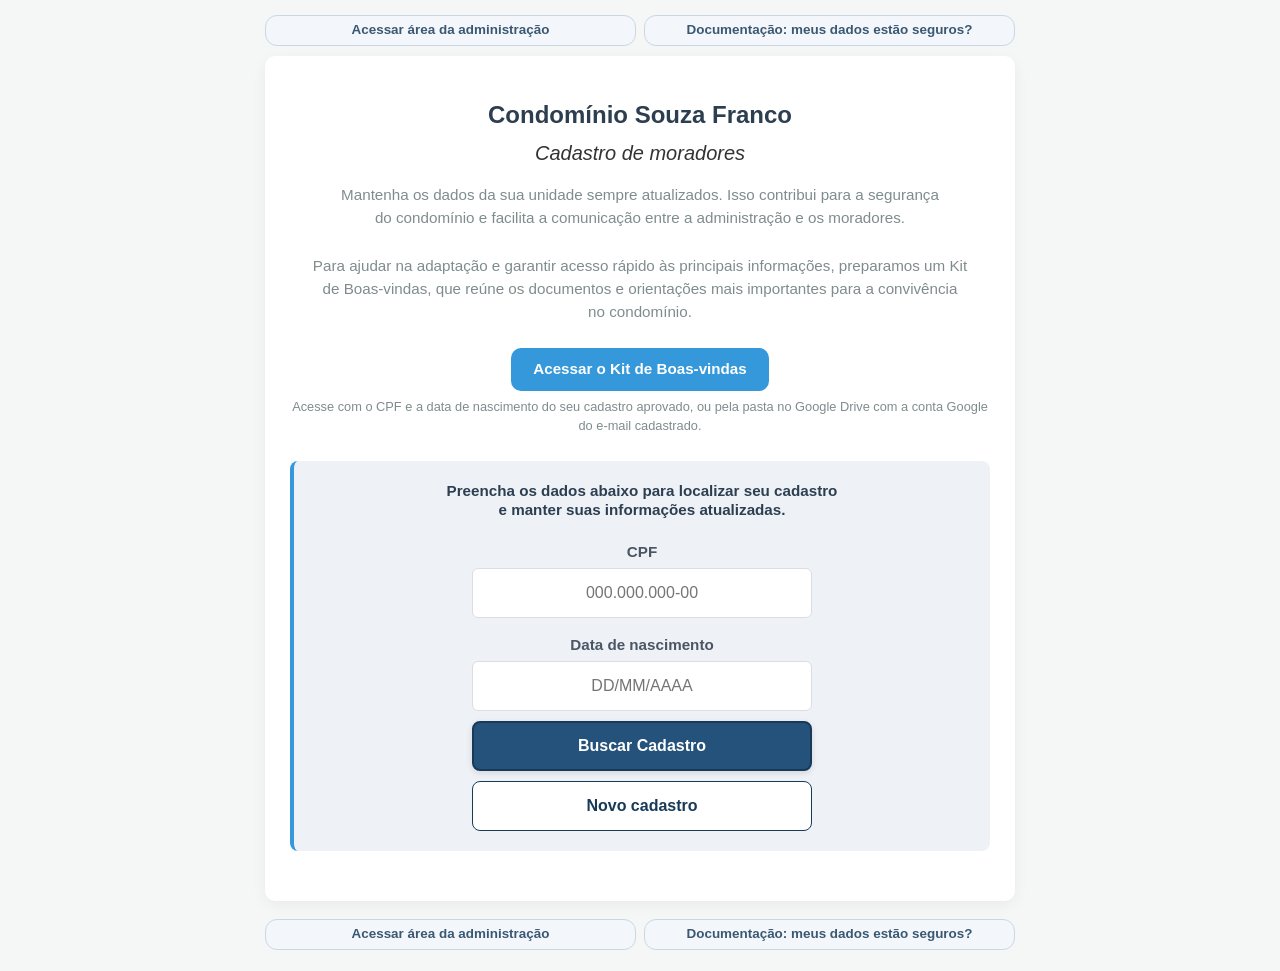
<file: index.html>
<!DOCTYPE html>
<html>
<head>
  <meta charset="UTF-8">
  <meta name="viewport" content="width=device-width, initial-scale=1.0, maximum-scale=1.0">
  <title>Condomínio Souza Franco - Cadastro de moradores</title>
  <meta name="robots" content="noindex, nofollow, noarchive, nosnippet, noimageindex">
  <meta http-equiv="Cache-Control" content="no-cache, no-store, must-revalidate">
  <meta http-equiv="Pragma" content="no-cache">
  <meta http-equiv="Expires" content="0">
  <meta name="theme-color" content="#2c3e50">

  <link rel="icon" type="image/png" sizes="32x32" href="favicon/favicon-32x32.png">
  <link rel="icon" type="image/png" sizes="16x16" href="favicon/favicon-16x16.png">
  <link rel="shortcut icon" href="favicon/favicon.ico">
  <link rel="apple-touch-icon" sizes="180x180" href="favicon/apple-touch-icon.png">
  <link rel="manifest" href="favicon/site.webmanifest">
  
  <!-- Estilos CSS -->
  <link rel="stylesheet" href="css/base.css?v=20261009Z">
  <link rel="stylesheet" href="css/inputs.css?v=20261010E">
  <link rel="stylesheet" href="css/consulta.css?v=20261015A">
  <link rel="stylesheet" href="css/componentes.css?v=20261105A">
  <link rel="stylesheet" href="css/utilitarios.css?v=20261010E">
  <link rel="stylesheet" href="css/responsivo.css?v=20261015A">

  <!-- Scripts JS -->
  <script src="js/regras.js?v=20261009Z" defer></script>
  <script src="js/utils.js?v=20261009Z" defer></script>
  <script src="js/data/backend.js?v=20261009Z" defer></script>
  <script src="js/data/FirebaseRepository.js?v=20261015G" defer></script>
  <script src="js/data/GoogleSheetsRepository.js?v=20261015G" defer></script>
  <script src="js/data/DataService.js?v=20261015G" defer></script>
  <script src="js/mascaras.js?v=20261009Z" defer></script>
  <script src="js/pular-campo.js?v=20261009Z" defer></script>
  <script src="js/ui-formulario.js?v=20261009Z" defer></script>
  <script src="js/form-controle.js?v=20261015A" defer></script>
  <script src="js/sessao-morador.js?v=20261015A" defer></script>
  <script src="js/sessao-admin-morador.js?v=20261009Z" defer></script>
  <script src="js/validacoes-form.js?v=20261009Z" defer></script>
  <script src="js/codigo-email.js?v=20261009Z"></script>
<script src="js/progresso-overlay.js?v=20261010E" defer></script>
<script src="js/envio-form.js?v=20261010E" defer></script>
<script src="js/botao-sem-alteracao.js?v=20261009Z" defer></script>
  <script src="js/modo-admin.js?v=20261009Z" defer></script>
  <script src="js/vaga-miniatura.js?v=20261009Z" defer></script>
  <script src="js/popup-links.js?v=20261010C" defer></script>
  <script src="js/sem-conectivos.js?v=20261009Z" defer></script>
  <script src="js/kit-acesso.js?v=20261105A" defer></script>
  <script src="js/barra-acoes.js?v=20261015A" defer></script>
</head>
<body>

<div class="topo-fora-cartao" style="max-width:750px;margin:0 auto 10px;">
  <p class="link-admin-topo" style="margin-bottom:0">
    <a href="admin.html" rel="noopener noreferrer">Acessar área da administração</a>
    <a href="seguranca.html">Documentação: meus dados estão seguros?</a>
  </p>
</div>

<div class="container">
  <div id="avisoContingenciaPublico" class="aviso-contingencia" hidden>
    ⚠️ <strong>Modo de contingência</strong><br>
    Os dados estão sendo carregados do backup do Google Sheets. Novos envios estão temporariamente desativados.
  </div>
  <h1>Condomínio Souza Franco</h1>
  <h2 class="subtitulo">Cadastro de moradores</h2>
  <p class="subtitle">
    Mantenha os dados da sua unidade sempre atualizados. Isso contribui para a segurança do condomínio e facilita a comunicação entre a administração e os moradores.
  </p>
  <p class="subtitle">
    Para ajudar na adaptação e garantir acesso rápido às principais informações, preparamos um Kit de Boas-vindas, que reúne os documentos e orientações mais importantes para a convivência no condomínio.
  </p>
  <p class="link-destaque">
    <a class="btn-kit" href="https://tinyurl.com/kit-souzafranco" target="_blank" rel="noopener noreferrer">Acessar o Kit de Boas-vindas</a>
  </p>
  <p class="subtitle nota-kit">Acesse com o CPF e a data de nascimento do seu cadastro aprovado, ou pela pasta no Google Drive com a conta Google do e-mail cadastrado.</p>

<!-- BLOCO DE CONSULTA POR CPF: busca o cadastro existente antes do formulário principal -->
  <div class="card-consulta centralizado" id="boxConsultaCpf">
    <h3>Preencha os dados abaixo para localizar seu cadastro<br>e manter suas informações atualizadas.</h3>
    
    <div class="row-consulta" id="rowConsultaCpf">
      <!-- Grupo do CPF -->
      <div class="consulta-grupo">
        <span class="input-label-consulta">CPF</span>
        <input type="text" id="cpfConsulta" class="campo-mascara" data-mascara="cpf" inputmode="numeric" placeholder="000.000.000-00" maxlength="14">
      </div>
      
      <!-- Grupo da Data de Nascimento -->
      <div class="consulta-grupo">
        <span class="input-label-consulta">Data de nascimento</span>
        <input type="text" id="nascConsulta" class="campo-mascara" data-mascara="data" inputmode="numeric" placeholder="DD/MM/AAAA" maxlength="10">
      </div>
      
      <button type="button" id="btnBuscarCpf" onclick="consultarPorCpf()">Buscar Cadastro</button>
    </div>
    
    <div class="row-checkbox-morador">
      <input type="checkbox" id="chkMoradorNovo" onchange="tratarMoradorNovo(this.checked)" hidden>
      <button type="button" id="btnMoradorNovo" class="btn-novo-cadastro" onclick="alternarMoradorNovo()" aria-pressed="false" aria-disabled="false">Novo cadastro</button>
      <button type="button" id="btnSairConsulta" class="btn-novo-cadastro btn-sair-sessao" onclick="SessaoMorador.sair()" title="Encerrar a sessão e apagar o CPF e a data de nascimento desta aba" hidden>Sair</button>
      <button type="button" id="btnFecharNovoCadastro" class="btn-fechar-novo-cadastro hidden" onclick="fecharNovoCadastro()" aria-label="Fechar novo cadastro">x</button>
    </div>
    <!-- Sessão de 1 hora depois do CPF + data de nascimento (js/sessao-morador.js). -->
    <p id="avisoSessaoMorador" class="aviso-sessao-morador" role="status" hidden></p>
  </div>

  <form id="cadForm">
    <!-- FORMULÁRIO PRINCIPAL: sequência de etapas do cadastro -->
    <!-- 1. Identificação do Imóvel (Desbloqueia após CPF ou Checkbox) -->
    <div id="secTipoResidente" class="section hidden centralizado">
      <label for="tipoResidente">Qual é o seu vínculo com a unidade?<span class="required-star">*</span></label>
      <select id="tipoResidente" onchange="tratarEscolhaTipoResidente(this.value)">
        <option value="">Selecione se é Proprietário ou Inquilino</option>
        <option value="Proprietário">Proprietário</option>
        <option value="Inquilino">Inquilino</option>
      </select>
      <div id="opcaoMoraNoImovel" class="opcao-mora-imovel hidden">
        <label for="moraNoImovel">Mora no imóvel?<span class="required-star">*</span></label>
        <select id="moraNoImovel" onchange="tratarEscolhaMoraNoImovel(this.value)">
          <option value="">Selecione</option>
          <option value="Sim">Sim</option>
          <option value="Não, está alugado">Não, está alugado</option>
          <option value="Não, está desocupado">Não, está desocupado</option>
        </select>
      </div>
    </div>

    <!-- 2. Seleção de Apartamento (Desbloqueia após escolher Tipo de Residente) -->
    <div id="secApto" class="section hidden centralizado">
      <label for="apto">Qual seu apartamento?<span class="required-star">*</span></label>
      <select id="apto" required onchange="aoSelecionarApto(this.value)">
        <option value="">Selecione</option>
      </select>
    </div>

    <!-- 3. Resto do Formulário (Desbloqueia após escolher o apartamento) -->
    <div id="secRestoFormulario" class="hidden">
      
      <!-- Dados pessoais do morador -->
      <div id="secDadosPessoais" class="section">
        <h3 id="tituloDadosPessoais">Dados do Morador Titular</h3>
  
      <!-- 1. Nome Completo -->
      <label>Nome Completo<span class="required-star">*</span></label>
      <input type="text" id="moradorNome" required>
      
      <!-- 2. Data de Nascimento -->
      <label>Data de Nascimento<span class="required-star">*</span></label>
      <input type="text" id="moradorNasc" class="campo-mascara" data-mascara="data" inputmode="numeric" placeholder="DD/MM/AAAA" maxlength="10" required>
      
      <!-- 3. CPF | Identidade RG | Órgão Emissor (Mesma linha) -->
      <div class="form-row col-3">
        <div>
          <label>CPF<span class="required-star">*</span></label>
          <input type="text" id="moradorCpf" class="campo-mascara" data-mascara="cpf" inputmode="numeric" placeholder="000.000.000-00" maxlength="14" required>
        </div>
        <div>
          <label>Identidade RG</label>
          <input type="text" id="moradorRg" inputmode="numeric" placeholder="00.000.000-0" maxlength="12">
        </div>
        <div>
          <label>Órgão Emissor</label>
          <input type="text" id="moradorOrgaoEmissor" placeholder="Ex: DETRAN">
        </div>
      </div>
      
      <!-- 4. Celular | Telefone Residencial / Comercial (Mesma linha) -->
      <div class="form-row col-2">
        <div>
          <label>Celular<span class="required-star">*</span></label>
          <input type="tel" id="moradorCelular" inputmode="numeric" placeholder="21 999999999" required>
        </div>
        <div>
          <label>Telefone Residencial/Comercial</label>
          <input type="tel" id="moradorTel" inputmode="numeric" placeholder="21 22222222">
        </div>
      </div>
      
      <!-- 5. E-mail -->
      <label>E-mail</label>
      <input type="email" id="moradorEmail" placeholder="seuemail@exemplo.com">
      <div class="checkbox-group opcao-codigo-email">
        <input type="checkbox" id="exigirCodigo">
        <label for="exigirCodigo">Exigir código por e-mail para abrir meu cadastro</label>
      </div>
      <p class="desc-secao dica-codigo-email">Proteção extra (opcional): além do CPF e da data de nascimento, será preciso
        digitar um código enviado para o e-mail acima. Se você perder o acesso a esse e-mail, peça à administração para
        desligar a opção.</p>

      <!-- Contatos de Emergência -->
      <div class="sub-title">Em caso de emergência procurar por</div>
      <div id="containerEmergencia"></div>
      <button type="button" class="btn-add" onclick="addEmergencia()">+ Adicionar Contato de Emergência</button>
    </div>

     <!-- Dados Exclusivos da Locação (Inquilino) -->
      <div id="secInquilino" class="section hidden">
        <h3>Dados da Locação/Contrato</h3>
        <p class="desc-secao">Essas informações ajudam a administração a entrar em contato com o responsável da locação.</p>
        
          <label>Nome do Proprietário/Administradora<span class="required-star">*</span></label>
        <input type="text" id="inqPropAdmin">
        
        <label>Contato do Proprietário/Administradora (Telefone/Celular/E-mail)</label>
        <input type="text" id="inqContato">
        
        <label>Vigência do Contrato</label>
        <input type="text" id="inqVigencia" placeholder="Ex: 05/2026 a 05/2028">
      
        <label>Envio de cópia do contrato (PDF)</label>
        <div class="upload-contrato-wrapper">
          <label for="arquivoContrato" class="upload-contrato-botao">Escolher arquivo</label>
          <input type="file" id="arquivoContrato" class="input-upload-hidden" accept="application/pdf">
          <span class="upload-contrato-status" id="nomeArquivoSelecionado">Nenhum arquivo selecionado</span>
        </div>
      
        <!-- Área de Preview e Botão de Cancelamento (X) -->
        <div id="containerPreviewContrato" class="preview-contrato-container hidden">
          <span id="nomeArquivoSelecionadoPreview"></span>
          <button type="button" id="btnRemoverContrato" title="Remover arquivo">✕</button>
        </div>
      
        <!-- Histórico / Uploads Anteriores -->
        <div id="containerHistoricoContratos" class="historico-contratos-container hidden">
          <label class="label-historico">Contratos / Uploads Anteriores:</label>
          <div id="listaHistoricoContratos">
            <!-- Os links anteriores serão injetados aqui via JavaScript -->
          </div>
        </div>
      </div>

      <!-- Seções Complementares -->
      <div id="secDetalhes" class="section">
        <h3>Informações Complementares</h3>
        
        <!-- Demais Ocupantes -->
        <div class="sub-title">Demais Ocupantes</div>
        <p class="desc-secao">Preencha apenas se houver outras pessoas residindo na unidade.</p>
        <div id="containerOcupantes"></div>
        <button type="button" class="btn-add" onclick="addOcupante()">+ Adicionar Ocupante</button>

      <!-- Seção Vaga de Garagem -->
      <div class="sub-title title-grupo">Vaga de Garagem</div>
      
      <!-- ELEMENTO DINÂMICO DA VAGA -->
      <div id="infoVagaGaragem"></div>

      <p class="desc-secao">
        <a id="linkMapaVaga" href="mapa-vaga.html" target="_blank" rel="noopener noreferrer" class="email-link">Clique aqui</a> para visualizar a demarcação das vagas<span id="textoLinkMapaVaga"></span>.
      </p>

      <!-- Miniatura do andar com a vaga pintada (último item da seção); abre o mapa completo num popup (js/vaga-miniatura.js). -->
      <div id="miniaturaVaga" class="miniatura-vaga-container" hidden></div>
      <p id="avisoMapaNovoCadastro" class="desc-secao aviso-mapa-novo" hidden>Assim que o seu cadastro for aprovado, você recebe
        por e-mail a ficha do cadastro com o mapa da garagem e a sua vaga demarcada.</p>

      <!-- Aluguel de Vagas -->
      <div class="sub-title title-grupo">Aluguel de vagas</div>
      
      <p class="desc-secao">
        O aluguel de vagas é permitido exclusivamente entre moradores do condomínio.<br>
        Preencha os campos abaixo caso você alugue sua vaga para outro morador ou utilize uma vaga alugada de outro morador.
      </p>

      <div class="row-vagas">
        <select id="vagaSituacao">
          <option value="">Selecione</option>
          <option value="Minha vaga está alugada para">Minha vaga está alugada para</option>
          <option value="Alugo vaga do">Alugo vaga do</option>
        </select>

        <select id="vagaAptoRelacionado">
          <option value="">Apto envolvido</option>
        </select>
      </div>
        
        <!-- Seção Veículos -->
        <div class="sub-title title-grupo">Veículos</div>
        <div class="desc-secao">
          <p>Por favor, registre os dados de todos os meios de transporte da unidade que utilizam as dependências da garagem ou bicicletário.</p>
          <p>✅ É permitido que visitantes utilizem sua vaga de garagem <strong>somente enquanto permanecerem no prédio</strong>. Ao deixar o condomínio, o veículo também deverá ser retirado da vaga.</p>
          <p>📌 Quando o uso da vaga for <strong>pontual</strong>, como no caso de uma visita, <strong>não é necessário cadastrar o veículo</strong>. Basta informar os dados ao porteiro no momento da entrada.</p>
          <p>⚠️ Caso um mesmo veículo utilize a vaga de forma <strong>frequente, recorrente ou contínua</strong>, ainda que pertença a visitantes ou pessoas vinculadas à unidade, <strong>seu cadastro será obrigatório</strong>.</p>
          <p>Caso não possua nenhum veículo, você pode avançar para a próxima seção.</p>
        </div>

        <!-- Carros -->
        <div class="sub-title">Carros</div>
        <div id="containerCarros"></div>
        <button type="button" class="btn-add" onclick="addCarro()">+ Adicionar Carro</button>

        <!-- Motos -->
        <div class="sub-title">Motos</div>
        <div id="containerMotos"></div>
        <button type="button" class="btn-add" onclick="addMoto()">+ Adicionar Moto</button>

        <!-- Bicicletas -->
        <div class="sub-title">Bicicletas</div>
        <div id="containerBikes"></div>
        <button type="button" class="btn-add" onclick="addBike()">+ Adicionar Bicicleta</button>
        <p class="desc-secao alert-text">Atenção aos procedimentos do Bicicletário: as bicicletas devem ser identificadas por unidade. O acesso ao bicicletário é restrito e feito mediante tag eletrônica. Solicitamos aos moradores que ainda não possuem a tag que procurem a administração/síndico para a retirada.</p>

        <!-- Pets -->
        <div class="sub-title">Pets</div>
        <p class="desc-secao">Registro de animais de estimação residentes na unidade para controle interno e auxílio em casos de identificação ou fuga.</p>
        <div id="containerPets"></div>
        <button type="button" class="btn-add" onclick="addPet()">+ Adicionar Pet</button>

        <!-- Prestadores de Serviço -->
        <div class="sub-title">Prestadores de Serviço</div>
        <p class="desc-secao">Registro de profissionais que realizam serviços frequentes na unidade (ex: diaristas, cuidadores, professores particulares).</p>
        <div id="containerPrestadores"></div>
        <button type="button" class="btn-add" onclick="addPrestador()">+ Adicionar Prestador</button>
      </div>

      <!-- Observações e Declaração -->
      <div id="secFinal" class="section">
        
        <div class="sub-title">Observações</div>
        <textarea id="observacoes" name="observacoes" rows="2"></textarea>

        <p class="desc-secao aviso-privacidade">
          <strong>Privacidade (LGPD):</strong> os dados informados neste formulário, inclusive os dos demais ocupantes,
          são usados exclusivamente pela administração do Condomínio Souza Franco para identificação dos moradores,
          segurança, controle de acesso e contato em caso de emergência. O acesso é restrito ao síndico e ao conselho,
          e os dados não são compartilhados com terceiros. Para quaisquer esclarecimentos ou dúvidas, consulta,
          correção ou pedir a exclusão dos seus dados, escreva para o e-mail:
          <a href="mailto:condominiosouzafranco@gmail.com" class="email-link">condominiosouzafranco@gmail.com</a>.
        </p>

        <div class="checkbox-group">
          <input type="checkbox" id="declaracao" required>
          <label for="declaracao">Declaro que as informações prestadas são verdadeiras. <span class="required-star">*</span></label>
        </div>
      </div>

      

      <!-- AÇÕES DO FORMULÁRIO -->
      <div class="form-actions">
        <button type="button" id="btnEnviarForm" class="btn-submit" onclick="enviar()">Enviar Cadastro</button>
        <button type="button" id="btnSairSemAlterar" class="btn-secondary" onclick="voltarTelaInicial()">Fechar visualização</button>
        <button type="button" id="btnSairSessaoFim" class="btn-secondary btn-sair-sessao" onclick="SessaoMorador.sair()" title="Encerrar a sessão e apagar o CPF e a data de nascimento desta aba" hidden>Sair</button>
      </div>

    </div>
  </form>

  <div id="statusMessage" class="hidden"></div>
</div>

<div id="modalOverlay" class="modal-overlay hidden">
  <div class="modal-card" role="dialog" aria-modal="true" aria-labelledby="modalTitulo">
    <h3 id="modalTitulo">Atenção</h3>
    <p id="modalMensagem"></p>
    <div class="modal-actions">
      <button type="button" id="btnModalConfirmar" class="btn-modal btn-modal-primary">OK</button>
      <button type="button" id="btnModalCancelar" class="btn-modal btn-modal-secondary hidden">Cancelar</button>
    </div>
  </div>
</div>

<footer class="rodape-site" style="max-width:750px;margin:18px auto 6px;">
  <p class="link-admin-topo" style="margin-bottom:0">
    <a href="admin.html" rel="noopener noreferrer">Acessar área da administração</a>
    <a href="seguranca.html">Documentação: meus dados estão seguros?</a>
  </p>
</footer>

<div id="overlayProcessamento" class="overlay-processamento hidden" aria-live="polite" aria-busy="true">
  <div class="overlay-processamento-card">
    <button type="button" class="overlay-processamento-fechar" aria-label="Desistir e fechar" title="Desistir e fechar">&times;</button>
    <div class="overlay-processamento-roda">
      <div class="overlay-processamento-spinner" aria-hidden="true"></div>
      <span id="overlayProcessamentoPercentual" class="overlay-processamento-percentual" aria-hidden="true"></span>
    </div>
    <p id="overlayProcessamentoMensagem">Aguarde: enviando</p>
  </div>
</div>

</body>
</html>
</file>
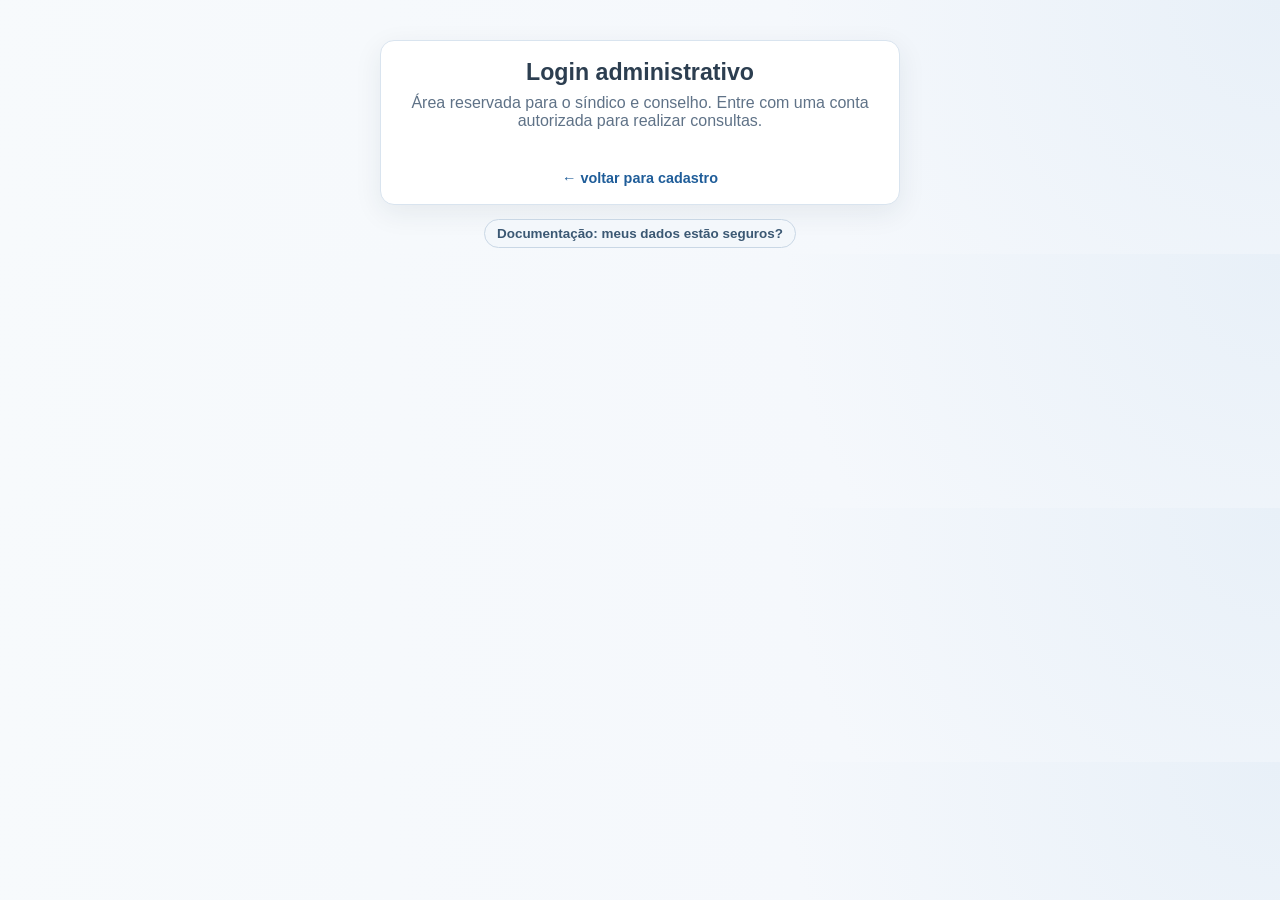
<file: admin.html>
<!DOCTYPE html>
<html lang="pt-BR">
<head>
  <meta charset="UTF-8">
  <meta name="viewport" content="width=device-width, initial-scale=1.0, maximum-scale=1.0">
  <title>Área da administração</title>
  <meta name="robots" content="noindex, nofollow, noarchive, nosnippet, noimageindex">
  <meta http-equiv="Cache-Control" content="no-cache, no-store, must-revalidate">
  <meta http-equiv="Pragma" content="no-cache">
  <meta http-equiv="Expires" content="0">
  <link rel="stylesheet" href="css/admin.css?v=20261105A">
  <link rel="icon" type="image/png" sizes="32x32" href="favicon/favicon-32x32.png">
  <link rel="icon" type="image/png" sizes="16x16" href="favicon/favicon-16x16.png">
  <link rel="shortcut icon" href="favicon/favicon.ico">
  <link rel="apple-touch-icon" sizes="180x180" href="favicon/apple-touch-icon.png">
  <link rel="manifest" href="favicon/site.webmanifest">
</head>
<body>
  <div id="authGate" class="auth-container">
    <div class="auth-card">
      <h1>Login administrativo</h1>
      <p>Área reservada para o síndico e conselho. Entre com uma conta autorizada para realizar consultas.</p>
      <div class="auth-actions">
        <div id="googleLoginButton"></div>
      </div>
      <p id="authMensagem" class="auth-mensagem" hidden></p>
      <div class="auth-links">
        <a href="https://condominio-souza-franco.github.io/cadastro-moradores/index.html">← voltar para cadastro</a>
      </div>
    </div>
  </div>

  <div id="adminArea" class="container" hidden>
    <div class="card">
      <div class="topo-admin">
        <div id="authUsuario" class="auth-usuario"></div>
        <div class="topo-admin-acoes">
          <button type="button" id="btnAbrirFonteDados" class="btn-sair">Dados</button>
          <button type="button" id="btnSairAdmin" class="btn-sair" hidden>Sair</button>
        </div>
      </div>

      <div id="avisoVisualizarComo" class="aviso-visualizar-como" hidden>
        <span id="avisoVisualizarComoTexto"></span>
        <button type="button" id="btnVoltarVisualizarComo">Voltar ao desenvolvedor</button>
      </div>

      <div id="fonteDadosAdmin" class="card-fonte-dados" hidden>
        <div class="abas-dados" role="tablist">
          <button type="button" id="abaDadosGeral" class="aba-dados ativo" role="tab">Fonte e perfil</button>
          <button type="button" id="abaDadosHistorico" class="aba-dados" role="tab">Histórico de cargos</button>
        </div>
        <div id="dadosGeral">
        <h2>Fonte de dados</h2>
        <p id="avisoSomenteLeituraDados" class="aviso-somente-leitura" hidden>Somente visualização: apenas Síndico, Condomínio e Desenvolvedor podem alterar.</p>
        <div class="opcoes-fonte-dados">
          <label><input type="radio" name="fonteDados" value="auto"> Automático</label>
          <label><input type="radio" name="fonteDados" value="firebase"> Firebase</label>
          <label><input type="radio" name="fonteDados" value="sheets"> Google Sheets</label>
        </div>
        <div class="indicador-fonte-atual">
          Fonte atualmente utilizada: <span id="indicadorFonteAtual">—</span>
        </div>
        <div id="avisoContingenciaAdmin" class="aviso-contingencia" hidden>
          ⚠️ <strong>Modo de contingência</strong><br>
          Os dados estão sendo carregados do backup do Google Sheets. Alterações estão temporariamente desativadas.
        </div>
        <button type="button" id="btnTestarConexoes">Testar conexões</button>
        <div id="resultadoTesteConexoes" class="resultado-teste-conexoes"></div>

        <h2 class="titulo-perfil">Perfil dos moradores</h2>
        <p class="descricao-acao">Quem mora no prédio: titulares dos cadastros (menos o proprietário que não mora no imóvel) e os
          demais ocupantes. O gênero é <strong>estimado pelo primeiro nome</strong> (o cadastro não tem esse campo) e pode errar
          em nomes incomuns.</p>
        <div id="statusPerfil" class="status"></div>
        <div id="graficosPerfil" class="graficos-perfil"></div>
        </div>

        <div id="dadosHistorico" hidden>
          <h2>Histórico de cargos</h2>
          <p class="descricao-acao">Registro de quem ocupou cada cargo (síndico, subsíndico, conselho...) e por quanto tempo. É preenchido à mão:
            escolha um morador cadastrado ou digite o nome e o apartamento. Assim, as "Últimas alterações cadastrais" mostram
            "Ex-síndico (2026)" quando quem alterou um cadastro já não tem o cargo.</p>
          <p id="avisoSoLeituraCargos" class="aviso-somente-leitura" hidden>Somente visualização: seu cargo não pode alterar este registro.</p>
          <div id="cargosAtuais" class="cargos-atuais" hidden>
            <strong>Cargos atuais (conforme Membros) ainda fora do histórico</strong>
            <div id="listaCargosAtuais"></div>
          </div>
          <form id="formCargoHist" class="form-cargo-hist" novalidate>
            <label><span class="rotulo-campo">Cargo</span>
              <select id="cargoHistCargo">
                <option value="">Escolha o cargo</option>
                <option value="Síndico">Síndico</option>
                <option value="Subsíndico">Subsíndico</option>
                <option value="Conselheiro">Conselheiro</option>
              </select>
            </label>
            <label><span class="rotulo-campo">Morador no sistema</span>
              <select id="cargoHistMorador"><option value="">Digitar o nome à mão</option></select>
            </label>
            <label><span class="rotulo-campo">Nome</span>
              <input type="text" id="cargoHistNome" maxlength="120" placeholder="Nome da pessoa" autocomplete="off">
            </label>
            <label><span class="rotulo-campo">Apto</span>
              <input type="text" id="cargoHistApto" maxlength="10" placeholder="Ex.: 901" autocomplete="off">
            </label>
            <label><span class="rotulo-campo">Início</span>
              <input type="text" id="cargoHistInicio" class="campo-mascara" data-mascara="data" inputmode="numeric" placeholder="DD/MM/AAAA" maxlength="10" autocomplete="off">
            </label>
            <label><span class="rotulo-campo">Fim <span class="opcional">(vazio = em exercício)</span></span>
              <input type="text" id="cargoHistFim" class="campo-mascara" data-mascara="data" inputmode="numeric" placeholder="DD/MM/AAAA" maxlength="10" autocomplete="off">
            </label>
            <div class="form-cargo-hist-botoes">
              <button type="submit" id="btnSalvarCargoHist">Adicionar</button>
              <button type="button" id="btnCancelarCargoHist" class="btn-secundario" hidden>Cancelar</button>
            </div>
          </form>
          <div id="statusHistoricoCargos" class="status"></div>
          <div id="listaHistoricoCargos" class="lista-cargos-hist"></div>
        </div>
      </div>

      <div id="conteudoPrincipalAdmin">
        <div class="topo-links">
          <a href="https://condominio-souza-franco.github.io/cadastro-moradores/index.html">← voltar para o cadastro de moradores</a>
          <!-- Só para o desenvolvedor: simula a tela dos outros cargos (js/admin-visualizar-como.js). -->
          <div id="visualizarComo" class="visualizar-como" hidden>
            <label for="visualizarComoSelect">Visualizar como</label>
            <select id="visualizarComoSelect">
              <option value="desenvolvedor">Desenvolvedor (você)</option>
              <option value="condominio">Condomínio</option>
              <option value="sindico">Síndico</option>
              <option value="administradora">Administradora</option>
              <option value="conselho">Conselho (membro)</option>
            </select>
          </div>
        </div>

        <!-- Menu: cada botão abre/fecha a sua página (js/admin-paineis.js). Só uma página por vez:
             abrir outra substitui a atual. Cada página tem um × para voltar à home. -->
        <button type="button" id="btnPaginaInicial" class="btn-pagina-inicial ativo" aria-pressed="true"><svg class="icone-casa" viewBox="0 0 24 24" width="16" height="16" aria-hidden="true"><path d="M3 10.5 12 3l9 7.5" fill="none" stroke="currentColor" stroke-width="2" stroke-linecap="round" stroke-linejoin="round"/><path d="M5.5 9v11h4.5v-6h4v6h4.5V9" fill="none" stroke="currentColor" stroke-width="2" stroke-linejoin="round"/></svg><span>Página inicial</span></button>
        <nav class="menu-admin" aria-label="Seções da administração">
          <button type="button" class="btn-menu-badge" data-painel="painelAprovacoes" aria-pressed="false"><span class="rotulo-longo">Cadastros<br>para aprovação</span><span class="rotulo-curto">Cadastros<br>para aprovação</span><span id="contadorAprovacoes" class="badge-menu aguardando">…</span></button>
          <button type="button" class="btn-menu-badge" data-painel="painelPendencias" aria-pressed="false">Pendências<span id="contadorPendencias" class="badge-menu aguardando">…</span></button>
          <button type="button" class="btn-menu-badge" data-painel="painelBloqueios" aria-pressed="false">Bloqueios<span id="contadorBloqueios" class="badge-menu aguardando">…</span></button>
          <div class="menu-admin-divisor" role="separator" aria-hidden="true"></div>
          <button type="button" data-painel="painelConsulta" aria-pressed="false"><span class="rotulo-longo">Consulta por apartamento</span><span class="rotulo-curto">Consulta por apto</span></button>
          <button type="button" data-painel="painelRelatorios" aria-pressed="false">Relatórios</button>
          <button type="button" data-painel="painelGabarito" aria-pressed="false">Gabarito de vagas</button>
          <button type="button" data-painel="painelMembros" aria-pressed="false">Membros</button>
          <button type="button" data-painel="painelNotificacoes" aria-pressed="false">Notificações</button>
          <button type="button" data-painel="painelLinks" aria-pressed="false">Links úteis</button>
        </nav>

        <div id="paineisAdmin" class="paineis-admin">
          <section id="painelLinks" class="painel-admin" hidden>
            <div class="painel-topo"><h2>Links úteis</h2><button type="button" class="btn-fechar-painel" aria-label="Fechar" title="Fechar">&times;</button></div>
            <div class="link-planilha-admin links-lista">
              <a href="https://drive.google.com/drive/folders/1FTurO5xqwDv2g91N8n6ni34DOKnTnLFG?usp=sharing" target="_blank" rel="noopener noreferrer" data-nova-aba>Fichas individuais em PDF</a>
              <a href="https://drive.google.com/drive/folders/1suzcg7X3weWwFU44TM9MauYu63jddAxP?usp=sharing" target="_blank" rel="noopener noreferrer" data-nova-aba>Contratos dos inquilinos</a>
              <a href="https://docs.google.com/spreadsheets/d/1E3gMvcYwkJaxoSnNp1ZL3PPJj6UzXS36iLCau0YSqYA/edit?usp=sharing" target="_blank" rel="noopener noreferrer" data-nova-aba>Planilha com todos os dados</a>
              <a href="https://drive.google.com/drive/folders/1EKkLAM5PsL09IIiSkitG4cZ1JX3thknl?usp=sharing" target="_blank" rel="noopener noreferrer" data-nova-aba>Backup de planilhas anteriores</a>
              <a href="https://tinyurl.com/kit-souzafranco" target="_blank" rel="noopener noreferrer">Kit de Boas-vindas</a>
              <a href="formulario-impresso.html" target="_blank" rel="noopener noreferrer">Formulário impresso</a>
              <a href="controle-cadernos.html" target="_blank" rel="noopener noreferrer">Controle de cadernos (portaria)</a>
            </div>
          </section>

          <section id="painelRelatorios" class="painel-admin" hidden>
            <div class="painel-topo"><h2>Relatórios</h2><button type="button" class="btn-fechar-painel" aria-label="Fechar" title="Fechar">&times;</button></div>
            <!-- Dois relatórios em PDF, com conteúdos que não se repetem. São gerados sozinhos depois de
                 cada alteração cadastral; aqui fica o link do mais recente (js/admin-relatorio.js). -->
            <div class="relatorios-admin">
              <div class="relatorio-item">
                <div class="relatorio-titulo">Relatório de contatos</div>
                <p class="descricao-acao">
                  Um quadro por apartamento: responsável e contato,
                  contatos de emergência, ocupantes, prestadores (com chave ou não) e pets.
                  Não traz veículos. Fica na pasta "Relatório de contatos" do Drive.
                </p>
                <div id="situacaoRelatorioContatos" class="situacao-relatorio carregando">Carregando</div>
                <a class="link-backups-relatorio" href="https://drive.google.com/drive/folders/1dLdxTGZhJNw6IduyJjDz_4g9u0Cwye95?usp=sharing" target="_blank" rel="noopener noreferrer">Backups de Relatórios de Contatos</a>
              </div>

              <div class="relatorio-item">
                <div class="relatorio-titulo">Lista de veículos</div>
                <p class="descricao-acao">
                  Todos os carros e motos por apartamento, com a vaga que ocupam
                  (apto, vaga, tipo, modelo, cor e placa), os apartamentos sem veículo com a sua vaga e, no fim,
                  o mapa da garagem (G1 e G2) com os veículos desenhados em cada vaga.
                  Fica na pasta "Relatório de veículos" do Drive.
                </p>
                <div id="situacaoListaVeiculos" class="situacao-relatorio carregando">Carregando</div>
                <a class="link-backups-relatorio" href="https://drive.google.com/drive/folders/1ZHTUh1wWCMGOsHfhnqTOXyUbqnz97KGF?usp=sharing" target="_blank" rel="noopener noreferrer">Backups das Listas de veículos</a>
              </div>

              <p class="descricao-acao relatorios-nota">
                Os dois são atualizados sozinhos a cada alteração cadastral (um PDF novo só quando algo neles muda)
                e vão em anexo no e-mail de alterações. Consideram só quem mora no prédio: cadastros marcados
                como "mudou-se" ficam de fora.
              </p>
            </div>
          </section>

          <section id="painelConsulta" class="painel-admin" hidden>
            <div class="painel-topo"><h2>Consulta por apartamento</h2><button type="button" class="btn-fechar-painel" aria-label="Fechar" title="Fechar">&times;</button></div>
            <p>Selecione o apartamento para carregar todas as informações disponíveis no cadastro.</p>
            <div class="linha">
              <label for="aptoAdmin">Apartamento:</label>
              <select id="aptoAdmin">
                <option value="">Selecione</option>
              </select>
              <button type="button" id="btnBuscarApto">Carregar dados</button>
            </div>

            <div id="statusAdmin" class="status"></div>
            <div id="resultadoAdmin" class="resultado vazio">
              <div class="resultado-placeholder">Nenhum dado carregado.</div>
            </div>
          </section>

          <section id="painelMembros" class="painel-admin" hidden>
            <div class="painel-topo"><h2>Membros</h2><span class="bloco-atualizar"><button type="button" id="btnAtualizarMembros" class="btn-atualizar-pendencias">Atualizar</button><span class="atualizado-em" data-leitura="obterMembros"></span></span><button type="button" class="btn-fechar-painel" aria-label="Fechar" title="Fechar">&times;</button></div>
            <p class="descricao-acao" id="descricaoMembros">Quem acessa a área restrita. O e-mail de acesso é o da conta Google usada no login.</p>
            <div id="statusMembros" class="status"></div>
            <div class="acoes-50 acoes-3" data-espelho="acoesMembros"></div>
            <div id="formMembros" class="form-membros"></div>
            <div id="autorizacoesMembros" class="autorizacoes-membros" hidden></div>
            <div id="acoesMembros" class="membros-acoes acoes-50 acoes-3">
              <button type="button" id="btnAutorizacoes" class="btn-secundario btn-autorizacoes" aria-pressed="false">Autorizações</button>
              <button type="button" id="btnDesfazerMembros" class="btn-secundario">Desfazer</button>
              <button type="button" id="btnSalvarMembros">Salvar alterações</button>
            </div>
          </section>

          <section id="painelNotificacoes" class="painel-admin" hidden>
            <div class="painel-topo"><h2>Notificações</h2><span class="bloco-atualizar"><button type="button" id="btnAtualizarNotificacoes" class="btn-atualizar-pendencias">Atualizar</button><span class="atualizado-em" data-leitura="obterNotificacoes"></span></span><button type="button" class="btn-fechar-painel" aria-label="Fechar" title="Fechar">&times;</button></div>
            <p class="descricao-acao">
              Marque, para cada membro, quais e-mails ele recebe. A lista vem da página Membros; quem sair da
              administração deixa de receber.
            </p>
            <div id="statusNotificacoes" class="status"></div>
            <div class="acoes-50" data-espelho="acoesNotificacoes"></div>
            <div id="listaNotificacoes" class="lista-notificacoes"></div>
            <div id="acoesNotificacoes" class="acoes-50">
              <button type="button" id="btnDesfazerNotificacoes" class="btn-secundario">Desfazer</button>
              <button type="button" id="btnSalvarNotificacoes">Salvar alterações</button>
            </div>
            <details class="como-funcionam-notificacoes">
              <summary>Como funcionam os e-mails do sistema</summary>
              <ul>
                <li><strong>Resumo mensal</strong> (para quem estiver marcado na coluna): no dia 1 de cada mês, um e-mail com todas as
                  alterações cadastrais do mês anterior e os links dos relatórios. Se nada mudou, não é enviado.</li>
                <li><strong>CPF bloqueado</strong> (para quem estiver marcado na coluna): na hora, quando alguém erra 5 vezes o CPF e a
                  data de nascimento.</li>
                <li><strong>Cadastro excluído</strong> (só síndico, condomínio ou desenvolvedor, se marcados):
                  na hora. O conselho vê no resumo mensal. Morador novo aparece só no resumo mensal.</li>
                <li><strong>Novo cadastro aguardando aprovação</strong> (para os marcados abaixo que são síndico, condomínio ou
                  desenvolvedor): na hora, com o link para a página Cadastros para aprovação.</li>
                <li><strong>Para o próprio morador</strong> (não depende desta lista): a aprovação ou a rejeição (com o motivo) do
                  cadastro novo, a cópia do cadastro em PDF a cada envio, o código para abrir o cadastro (se ele ativou) e o
                  lembrete de revisão uma vez por ano.</li>
              </ul>
            </details>
            <h3 class="titulo-exemplo-email">Exemplos dos e-mails</h3>
            <div class="botoes-exemplo-email" role="group" aria-label="Exemplos dos e-mails">
              <button type="button" class="btn-exemplo-email" data-exemplo="resumo" aria-pressed="false">Resumo mensal</button>
              <button type="button" class="btn-exemplo-email" data-exemplo="bloqueio" aria-pressed="false">CPF bloqueado</button>
              <button type="button" class="btn-exemplo-email" data-exemplo="exclusao" aria-pressed="false">Cadastro excluído</button>
              <button type="button" class="btn-exemplo-email" data-exemplo="aprovacao" aria-pressed="false">Novo cadastro aguardando aprovação</button>
            </div>
            <div class="exemplo-email-bloco" data-exemplo="resumo" hidden>
              <p class="descricao-acao">Junta as alterações do mês anterior. Não traz CPF nem outros dados sensíveis.</p>
              <div class="exemplo-email" aria-label="Exemplo do e-mail: Resumo mensal">
                <div class="exemplo-email-cabecalho">
                  <div><span>De:</span> Cadastro de moradores Cond. Souza Franco</div>
                  <div><span>Assunto:</span> [CSF] Resumo de setembro de 2026: 2 alterações cadastrais</div>
                </div>
                <div class="exemplo-email-corpo">
                  <div style="font-family:Arial,Helvetica,sans-serif;color:#243447;font-size:14px"><p>Houve 2 alterações no cadastro de moradores desde o último resumo (setembro de 2026):</p><table style="border-collapse:collapse;font-size:13px"><tr style="text-align:left;color:#5f7287"><th style="padding:6px 8px">Quando</th><th style="padding:6px 8px">O quê</th><th style="padding:6px 8px">Apto</th><th style="padding:6px 8px">Cadastro</th><th style="padding:6px 8px">Por</th></tr><tr><td style="padding:6px 8px;border-bottom:1px solid #e3e8ee;white-space:nowrap">02/10 12:15</td><td style="padding:6px 8px;border-bottom:1px solid #e3e8ee;font-weight:bold">edição</td><td style="padding:6px 8px;border-bottom:1px solid #e3e8ee;white-space:nowrap">Apto 302</td><td style="padding:6px 8px;border-bottom:1px solid #e3e8ee">Maria Souza (Proprietário)<div style="color:#5f7287;font-size:12px">Alterou: Celular, Carros</div></td><td style="padding:6px 8px;border-bottom:1px solid #e3e8ee;color:#5f7287">Próprio morador (formulário)</td></tr><tr><td style="padding:6px 8px;border-bottom:1px solid #e3e8ee;white-space:nowrap">02/10 13:40</td><td style="padding:6px 8px;border-bottom:1px solid #e3e8ee;font-weight:bold">criação</td><td style="padding:6px 8px;border-bottom:1px solid #e3e8ee;white-space:nowrap">Apto 504</td><td style="padding:6px 8px;border-bottom:1px solid #e3e8ee">João Lima (Inquilino)</td><td style="padding:6px 8px;border-bottom:1px solid #e3e8ee;color:#5f7287">Próprio morador (formulário), aprovado por sindico@exemplo.com</td></tr></table><p style="margin-top:16px;margin-bottom:4px">Relatórios:</p><ul style="margin-top:0"><li><strong>Relatório de contatos:</strong> <strong style="color:#1f7a3a">NOVO</strong> — mudou com estas alterações. <a href="#">Abrir PDF</a></li><li><strong>Lista de veículos:</strong> Nada mudou nele com estas alterações. <a href="#">Abrir o mais recente</a></li></ul><p style="margin-top:16px"><a href="https://condominio-souza-franco.github.io/cadastro-moradores/admin.html">Abrir o painel da administração</a></p><p style="color:#8a99a8;font-size:12px">E-mail automático do cadastro de moradores do Condomínio Souza Franco.</p><p style="color:#8a99a8;font-size:12px;margin-top:4px"><a href="https://condominio-souza-franco.github.io/cadastro-moradores/seguranca.html" style="color:#8a99a8">Documentação: meus dados estão seguros?</a></p></div>
                </div>
              </div>
            </div>
            <div class="exemplo-email-bloco" data-exemplo="bloqueio" hidden>
              <p class="descricao-acao">Na hora, quando alguém erra 5 vezes o CPF e a data de nascimento.</p>
              <div class="exemplo-email" aria-label="Exemplo do e-mail: CPF bloqueado">
                <div class="exemplo-email-cabecalho">
                  <div><span>De:</span> Cadastro de moradores Cond. Souza Franco</div>
                  <div><span>Assunto:</span> [CSF] CPF bloqueado — apto 302</div>
                </div>
                <div class="exemplo-email-corpo">
                  <div style="font-family:Arial,Helvetica,sans-serif;color:#243447;font-size:14px"><p>Um CPF foi bloqueado no cadastro de moradores depois de 5 tentativas com dados que não conferem:</p><table style="border-collapse:collapse;font-size:13px"><tr><td style="padding:4px 12px 4px 0;color:#5f7287;vertical-align:top">CPF</td><td style="padding:4px 0;font-weight:bold">123.456.789-09</td></tr><tr><td style="padding:4px 12px 4px 0;color:#5f7287;vertical-align:top">Cadastro</td><td style="padding:4px 0;font-weight:bold">Maria Souza · apto 302</td></tr><tr><td style="padding:4px 12px 4px 0;color:#5f7287;vertical-align:top">Data e hora</td><td style="padding:4px 0;font-weight:bold">03/10/2026 21:04:11</td></tr><tr><td style="padding:4px 12px 4px 0;color:#5f7287;vertical-align:top">Motivo</td><td style="padding:4px 0;font-weight:bold">5 tentativas erradas em 15 minutos</td></tr><tr><td style="padding:4px 12px 4px 0;color:#5f7287;vertical-align:top">Tipo de erro</td><td style="padding:4px 0;font-weight:bold">Data de nascimento não confere</td></tr></table><p>O acesso desse CPF (consulta e atualização do cadastro) fica bloqueado até alguém da administração desbloquear na página Bloqueios. Se o morador não reconhecer as tentativas, pode ser alguém tentando acessar os dados dele.</p><p><a href="https://condominio-souza-franco.github.io/cadastro-moradores/admin.html">Abrir o painel da administração</a></p><p style="color:#8a99a8;font-size:12px">E-mail automático do cadastro de moradores do Condomínio Souza Franco.</p><p style="color:#8a99a8;font-size:12px;margin-top:4px"><a href="https://condominio-souza-franco.github.io/cadastro-moradores/seguranca.html" style="color:#8a99a8">Documentação: meus dados estão seguros?</a></p></div>
                </div>
              </div>
            </div>
            <div class="exemplo-email-bloco" data-exemplo="exclusao" hidden>
              <p class="descricao-acao">Na hora, quando um cadastro é excluído (só síndico, condomínio e desenvolvedor).</p>
              <div class="exemplo-email" aria-label="Exemplo do e-mail: Cadastro excluído">
                <div class="exemplo-email-cabecalho">
                  <div><span>De:</span> Cadastro de moradores Cond. Souza Franco</div>
                  <div><span>Assunto:</span> [CSF] 1 alteração cadastral</div>
                </div>
                <div class="exemplo-email-corpo">
                  <div style="font-family:Arial,Helvetica,sans-serif;color:#243447;font-size:14px"><p>Houve uma alteração no cadastro de moradores:</p><table style="border-collapse:collapse;font-size:13px"><tr style="text-align:left;color:#5f7287"><th style="padding:6px 8px">Quando</th><th style="padding:6px 8px">O quê</th><th style="padding:6px 8px">Apto</th><th style="padding:6px 8px">Cadastro</th><th style="padding:6px 8px">Por</th></tr><tr><td style="padding:6px 8px;border-bottom:1px solid #e3e8ee;white-space:nowrap">04/10 10:20</td><td style="padding:6px 8px;border-bottom:1px solid #e3e8ee;font-weight:bold">exclusão</td><td style="padding:6px 8px;border-bottom:1px solid #e3e8ee;white-space:nowrap">Apto 205</td><td style="padding:6px 8px;border-bottom:1px solid #e3e8ee">Carlos Pereira (Inquilino)</td><td style="padding:6px 8px;border-bottom:1px solid #e3e8ee;color:#5f7287">sindico@exemplo.com</td></tr></table><p style="margin-top:16px"><a href="https://condominio-souza-franco.github.io/cadastro-moradores/admin.html">Abrir o painel da administração</a></p><p style="color:#8a99a8;font-size:12px">E-mail automático do cadastro de moradores do Condomínio Souza Franco.</p><p style="color:#8a99a8;font-size:12px;margin-top:4px"><a href="https://condominio-souza-franco.github.io/cadastro-moradores/seguranca.html" style="color:#8a99a8">Documentação: meus dados estão seguros?</a></p></div>
                </div>
              </div>
            </div>
            <div class="exemplo-email-bloco" data-exemplo="aprovacao" hidden>
              <p class="descricao-acao">Na hora, quando chega um cadastro novo para aprovar (só síndico, condomínio e desenvolvedor).</p>
              <div class="exemplo-email" aria-label="Exemplo do e-mail: Novo cadastro aguardando aprovação">
                <div class="exemplo-email-cabecalho">
                  <div><span>De:</span> Cadastro de moradores Cond. Souza Franco</div>
                  <div><span>Assunto:</span> [CSF] Novo cadastro aguardando aprovação — apto 703</div>
                </div>
                <div class="exemplo-email-corpo">
                  <div style="font-family:Arial,Helvetica,sans-serif;color:#243447;font-size:14px"><p>Um novo cadastro foi enviado pelo formulário e aguarda aprovação:</p><p><strong>Apto 703</strong> — Carla Nova (Proprietário)</p><p style="margin:18px 0"><a href="https://condominio-souza-franco.github.io/cadastro-moradores/admin.html" style="display:inline-block;padding:10px 18px;border-radius:8px;background:#2f5f98;color:#ffffff;font-weight:bold;text-decoration:none">Abrir Cadastros para aprovação</a></p><p style="color:#8a99a8;font-size:12px">E-mail automático do cadastro de moradores do Condomínio Souza Franco. Você recebe este aviso por estar marcado na página Notificações.</p><p style="color:#8a99a8;font-size:12px;margin-top:4px"><a href="https://condominio-souza-franco.github.io/cadastro-moradores/seguranca.html" style="color:#8a99a8">Documentação: meus dados estão seguros?</a></p></div>
                </div>
              </div>
            </div>
          </section>

          <section id="painelAprovacoes" class="painel-admin" hidden>
            <div class="painel-topo">
              <h2>Cadastros para aprovação</h2>
              <span class="bloco-atualizar"><button type="button" id="btnAtualizarAprovacoes" class="btn-atualizar-pendencias">Atualizar</button><span class="atualizado-em" data-leitura="listarAprovacoes"></span></span>
              <button type="button" class="btn-fechar-painel" aria-label="Fechar" title="Fechar">&times;</button>
            </div>
            <p class="descricao-acao">Cadastros novos enviados pelo formulário. Só entram no sistema (consulta, relatórios e acesso do
              morador) depois de aprovados; o morador recebe a decisão por e-mail. Quem já teve o cadastro aprovado atualiza sem
              nova aprovação.</p>
            <p id="avisoSoVisualizarAprovacoes" class="descricao-acao aviso-so-visualizar" hidden>Você pode visualizar os cadastros
              pendentes. Aprovar ou rejeitar é com o síndico, o condomínio ou o desenvolvedor.</p>
            <div id="statusAprovacoes" class="status"></div>
            <div id="listaAprovacoes" class="lista-aprovacoes"></div>
          </section>

          <section id="painelBloqueios" class="painel-admin" hidden>
            <div class="painel-topo">
              <h2>Bloqueios</h2>
              <span class="bloco-atualizar"><button type="button" id="btnAtualizarBloqueios" class="btn-atualizar-pendencias">Atualizar</button><span class="atualizado-em" data-leitura="listarBloqueios"></span></span>
              <button type="button" class="btn-fechar-painel" aria-label="Fechar" title="Fechar">&times;</button>
            </div>
            <p class="descricao-acao">CPFs bloqueados depois de 5 tentativas com CPF e data de nascimento que não conferem. O bloqueio só
              acaba quando alguém da administração desbloqueia; o registro continua no histórico.</p>
            <div id="statusBloqueios" class="status"></div>
            <h3 id="tituloBloqueiosAtivos" class="titulo-bloqueios">Bloqueados agora</h3>
            <div id="listaBloqueiosAtivos" class="lista-bloqueios"></div>
            <h3 id="tituloBloqueiosHistorico" class="titulo-bloqueios">Histórico</h3>
            <div id="listaBloqueiosHistorico" class="lista-bloqueios"></div>
          </section>

          <section id="painelPendencias" class="painel-admin" hidden>
            <div class="painel-topo">
              <h2>Pendências</h2>
              <span class="bloco-atualizar"><button type="button" id="btnAtualizarPendencias" class="btn-atualizar-pendencias">Atualizar</button><span class="atualizado-em" data-leitura="listarPendencias"></span></span>
              <button type="button" class="btn-fechar-painel" aria-label="Fechar" title="Fechar">&times;</button>
            </div>
            <p class="dica-pendencias">Toque num grupo para ver a lista e num item para abrir o cadastro. Marque a caixinha para ignorar uma pendência.</p>
            <div id="statusPendencias" class="status"></div>
            <div id="listaPendencias" class="lista-pendencias"></div>
          </section>

          <section id="painelGabarito" class="painel-admin" hidden>
            <div class="painel-topo"><h2>Gabarito de vagas</h2><span class="bloco-atualizar"><button type="button" id="btnAtualizarGabarito" class="btn-atualizar-pendencias">Atualizar</button><span class="atualizado-em" data-leitura="obterGabaritoVagasCompleto"></span></span><button type="button" class="btn-fechar-painel" aria-label="Fechar" title="Fechar">&times;</button></div>
            <p class="descricao-acao">
              Uma linha por vaga do desenho (vagas não são criadas nem removidas; para devolver uma ao condomínio, escolha "— Condomínio —"). Salvar grava no banco de dados e na aba "Gabarito" da planilha. Se a vaga não
              bater com o desenho da garagem, aparece um aviso (dá para salvar mesmo assim).
            </p>
            <p class="descricao-acao desenhos-originais">
              Clique para ver os desenhos originais:
              <a href="https://drive.google.com/file/d/1jbzxz5lnOqGuCeXcjhLzdphtSok3jIHv/view?usp=sharing" target="_blank" rel="noopener noreferrer">G1</a> e
              <a href="https://drive.google.com/file/d/1uw33Qk4P9tsFEaJam1nVtTIM2kujq7R6/view?usp=sharing" target="_blank" rel="noopener noreferrer">G2</a>
              <button type="button" id="btnRestaurarNumeracao" class="btn-restaurar-numeracao" disabled
                title="Volta os números das vagas ao que estava antes das suas mudanças">Restaurar distribuição original</button>
            </p>
            <!-- Mapa dos dois andares com os aptos do gabarito atual, pronto para imprimir ou salvar em PDF (mapa-vaga.html). -->
            <p class="descricao-acao desenhos-originais">
              <a href="mapa-vaga.html" target="_blank" rel="noopener noreferrer">Abrir versão para impressão</a>
            </p>
            <div class="gabarito-modos segmentado" role="tablist">
              <button type="button" data-modo="mapa" class="ativo" role="tab">Mapa</button>
              <button type="button" data-modo="tabela" role="tab">Tabela</button>
            </div>
            <!-- G1/G2 vale para os dois modos (tabela e mapa). -->
            <div class="gabarito-garagens segmentado">
              <button type="button" data-garagem="G1" class="ativo">G1</button>
              <button type="button" data-garagem="G2">G2</button>
            </div>
            <div id="statusGabarito" class="status"></div>
            <div class="acoes-50" data-espelho="acoesGabarito"></div>
            <div id="modoTabelaGabarito" hidden>
              <div class="gabarito-cabecalho" aria-hidden="true"><span>Vaga</span><span>Apartamento</span></div>
              <div id="tabelaGabarito" class="tabela-gabarito"></div>
              <button type="button" id="btnCarregarMaisGabarito" class="btn-carregar-mais" hidden>Carregar mais 5</button>
            </div>
            <!-- Modo mapa (padrão): toque numa vaga para escolher o apto (js/admin-gabarito.js). -->
            <div id="modoMapaGabarito">
              <p class="descricao-acao">Toque numa vaga para escolher o apartamento. Vagas com aviso ficam com contorno vermelho.</p>
              <div id="editorVagaMapa" class="editor-vaga-mapa" hidden>
                <strong id="editorVagaTitulo"></strong>
                <select id="editorVagaApto" aria-label="Apartamento desta vaga"></select>
                <button type="button" id="editorVagaAplicar">Aplicar</button>
                <button type="button" id="editorVagaCancelar" class="btn-secundario">Cancelar</button>
                <div id="editorVagaAvisos" class="gabarito-avisos"></div>
              </div>
              <div id="mapaGabarito" class="mapa-gabarito"></div>
            </div>
            <div id="acoesGabarito" class="gabarito-acoes acoes-50">
              <button type="button" id="btnDesfazerGabarito" class="btn-secundario">Desfazer</button>
              <button type="button" id="btnSalvarGabarito">Salvar alterações</button>
            </div>
          </section>
        </div>

        <!-- Home do admin (some quando alguma página do menu está aberta). -->
        <div id="homeAdmin" class="home-admin">
        <!-- Seção recolhível (fechada por padrão). O histórico só é buscado ao abrir. -->
        <details id="historicoAdmin" class="card-historico">
          <summary><span>Últimas alterações cadastrais</span><b id="contadorHistorico" class="contagem-historico aguardando">…</b><button type="button" id="btnAtualizarHistorico" class="btn-atualizar-pendencias">Atualizar</button></summary>
          <div class="historico-conteudo">
            <div id="statusHistorico" class="status"></div>
            <ol id="listaHistorico" class="lista-historico"></ol>
            <div class="historico-acoes">
              <button type="button" id="btnMaisHistorico" class="btn-atualizar-historico" hidden>Mostrar mais 5</button>
            </div>
          </div>
        </details>

        <section class="busca-home">
          <h2 class="titulo-home">Busca geral <span class="subtitulo-painel">(nome, carro, pet ou prestador)</span></h2>
            <div id="buscaGeralAdmin" class="card-busca">
              <div class="linha-busca">
                <!-- O × fica dentro do campo, à direita: limpa o termo e os resultados. -->
                <div class="campo-busca">
                  <input type="text" id="buscaGeralInput" placeholder="Digite um nome, placa ou modelo" aria-label="Buscar em todos os cadastros">
                  <button type="button" id="btnFecharBusca" class="btn-limpar-busca" aria-label="Limpar busca" title="Limpar busca" hidden>&times;</button>
                </div>
                <button type="button" id="btnBuscaGeral">Buscar</button>
              </div>
              <div id="statusBuscaGeral" class="status"></div>
              <div id="resultadosBuscaGeral" class="resultados-busca"></div>
            </div>
        </section>
        </div>
      </div>
    </div>
  </div>

  <div id="overlayProcessamento" class="overlay-processamento hidden" aria-live="polite" aria-busy="true">
    <div class="overlay-processamento-card">
      <button type="button" class="overlay-processamento-fechar" aria-label="Desistir e fechar" title="Desistir e fechar">&times;</button>
      <div class="overlay-processamento-roda">
        <div class="overlay-processamento-spinner" aria-hidden="true"></div>
        <span id="overlayProcessamentoPercentual" class="overlay-processamento-percentual" aria-hidden="true"></span>
      </div>
      <p id="overlayProcessamentoMensagem">Aguarde: buscando cadastro</p>
    </div>
  </div>

  <script src="https://accounts.google.com/gsi/client" async defer></script>
  <script src="js/mascaras.js?v=20261016A"></script>
  <script src="js/regras.js?v=20261009Z"></script>
  <script src="js/utils.js?v=20261009Z"></script>
  <script src="js/data/backend.js?v=20261009Z"></script>
<footer class="rodape-site" style="max-width:750px;margin:18px auto 6px;text-align:center;font-size:0.82rem;">
  <a href="seguranca.html" style="display:inline-block;padding:6px 12px;border-radius:999px;border:1px solid #c9d7e5;background:#f3f7fb;color:#3b5873;font-size:0.84rem;font-weight:600;text-decoration:none;">Documentação: meus dados estão seguros?</a>
</footer>
  <script src="js/admin-auth.js?v=20261015C"></script>
  <script src="js/admin-desfazer.js?v=20261105A"></script>
  <script src="js/admin-badges.js?v=20261015B"></script>
  <script src="js/data/FirebaseRepository.js?v=20261015G"></script>
  <script src="js/data/GoogleSheetsRepository.js?v=20261015G"></script>
  <script src="js/data/DataService.js?v=20261015G"></script>
  <script src="js/sessao-morador.js?v=20261010E" defer></script>
  <script src="js/sessao-admin-morador.js?v=20261009Z" defer></script>
  <script src="js/admin-fonte-dados.js?v=20261009Z"></script>
  <script src="js/progresso-overlay.js?v=20261010E"></script>
  <script src="js/admin-simples.js?v=20261105B"></script>
  <script src="js/admin-relatorio.js?v=20261009Z"></script>
  <script src="js/admin-busca.js?v=20261009Z"></script>
  <script src="js/admin-historico.js?v=20261105B"></script>
  <script src="js/admin-pendencias.js?v=20261105A"></script>
  <script src="js/admin-permissoes.js?v=20261009Z"></script>
  <script src="js/admin-autorizacoes.js?v=20261015D"></script>
  <script src="js/admin-membros.js?v=20261105A"></script>
  <script src="js/admin-bloqueios.js?v=20261105B"></script>
  <script src="js/vaga-miniatura.js?v=20261009Z"></script>
  <script src="js/admin-aprovacoes.js?v=20261105B"></script>
  <script src="js/admin-notificacoes.js?v=20261105A"></script>
  <script src="js/admin-gabarito.js?v=20261009Z"></script>
  <script src="js/admin-acoes-espelho.js?v=20261009Z"></script>
  <script src="js/admin-historico-cargos.js?v=20261016A"></script>
  <script src="js/admin-visualizar-como.js?v=20261015C"></script>
  <script src="js/admin-pre-carga.js?v=20261010B"></script>
  <script src="js/admin-paineis.js?v=20261009Z"></script>
  <script src="js/popup-links.js?v=20261010C"></script>
  <script src="js/sem-conectivos.js?v=20261009Z"></script>
</body>
</html>
</file>
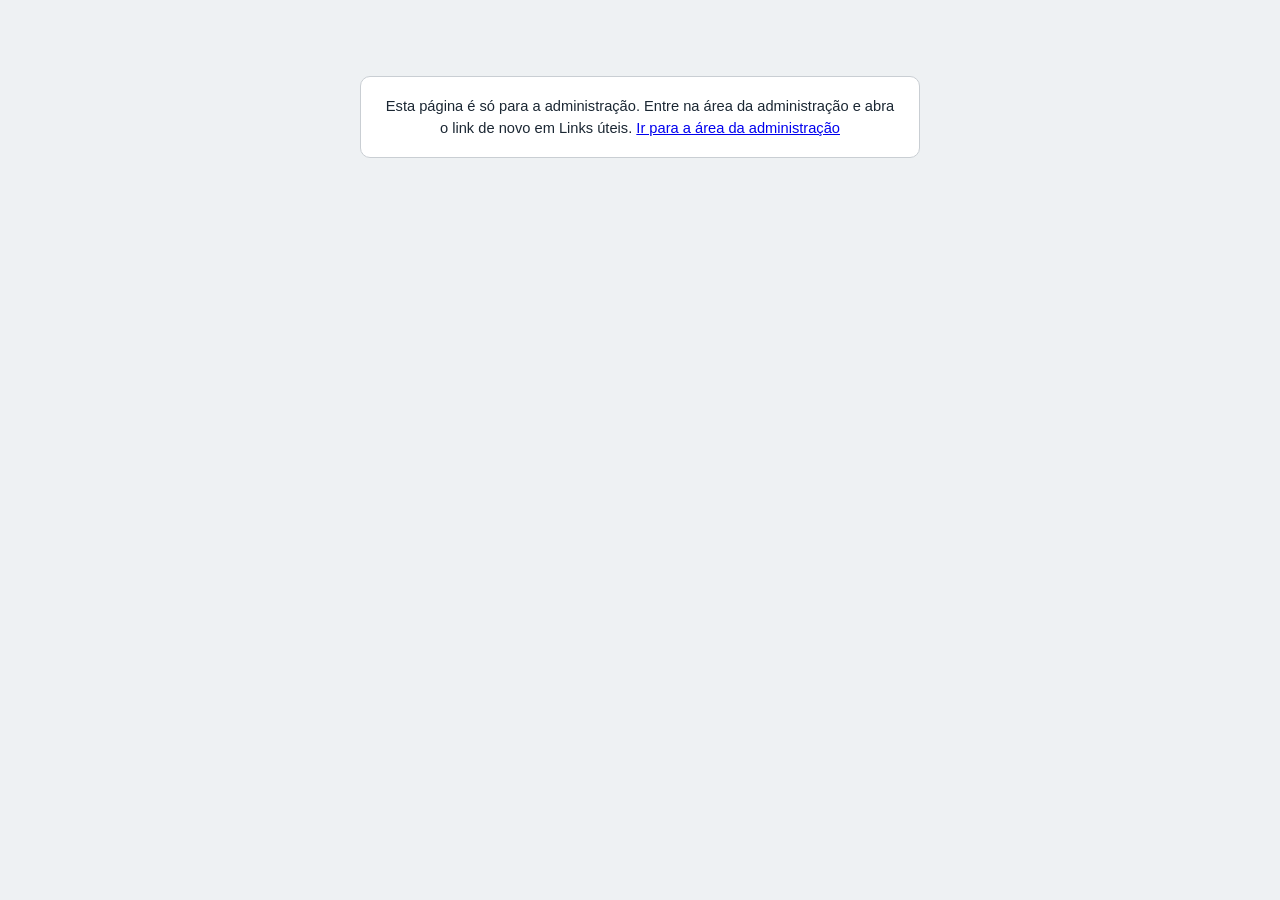
<file: controle-cadernos.html>
<!DOCTYPE html>
<html lang="pt-BR">
<head>
  <meta charset="UTF-8">
  <meta name="robots" content="noindex, nofollow, noarchive, nosnippet, noimageindex">
  <title>Controle de cadernos — Portaria</title>
  <link rel="icon" type="image/png" sizes="32x32" href="favicon/favicon-32x32.png">
  <link rel="shortcut icon" href="favicon/favicon.ico">
  <style>
    /* Folha de controle da portaria: quem retira e quem devolve as cópias impressas do
       Regulamento Interno e da Convenção. Uma folha A4 em paisagem, para imprimir quantas
       cópias forem precisas. Como o formulário impresso (formulario-impresso.html), a página
       NÃO é responsiva: a folha tem sempre o tamanho do A4, na tela e no papel. Sem JavaScript
       próprio: só o sem-conectivos.js, para nenhuma palavra curta ficar sozinha no fim da linha. */
    :root {
      --texto: #1b2733;
      --suave: #52616f;
      --linha: #1b2733;
      --cinza: #c9ced3;
      --fundo: #eef1f3;
      --destaque: #2f5f98;
    }
    * { box-sizing: border-box; }
    @page { size: A4 landscape; margin: 0; }
    body {
      margin: 0;
      padding: 16px;
      min-width: 317mm;
      background: var(--fundo);
      color: var(--texto);
      font-family: 'Segoe UI', Tahoma, Geneva, Verdana, sans-serif;
      font-size: 9.5pt;
      line-height: 1.25;
    }
    p, li, label { text-wrap: pretty; }

    /* Barra só da tela */
    .barra { width: 297mm; margin: 0 auto 14px; display: flex; flex-wrap: wrap; align-items: center; gap: 10px 14px; font-size: 11pt; }
    .barra button {
      font: inherit; font-weight: 700; color: #fff; background: var(--destaque);
      border: 0; border-radius: 8px; padding: 10px 20px; cursor: pointer;
    }
    .barra button:hover { background: #244b79; }
    .barra span { color: var(--suave); font-size: 10pt; }

    /* Folha A4 em paisagem (um pouco abaixo de 210 mm, para o arredondamento não criar uma página extra) */
    .folha {
      position: relative;
      width: 297mm; height: 209mm;
      margin: 0 auto 16px;
      padding: 9mm 11mm;
      background: #fff;
      box-shadow: 0 4px 15px rgba(0, 0, 0, 0.08);
    }
    .cabecalho {
      display: flex; justify-content: space-between; align-items: flex-end;
      gap: 6px 16px; border-bottom: 3px solid var(--linha); padding-bottom: 4px; margin-bottom: 5px;
    }
    .cabecalho h1 { font-size: 14pt; line-height: 1.2; margin: 0; }
    .cabecalho h1 small { font-size: 10pt; font-weight: 600; color: var(--suave); margin-left: 8px; }
    .folha-num { font-weight: 700; white-space: nowrap; }
    .folha-num i { display: inline-block; width: 22mm; border-bottom: 1px solid #777; margin-left: 6px; }
    .dica { color: var(--suave); font-size: 9pt; margin: 0 0 5px; }

    /* Tabela de registros: linhas altas para escrever à mão, contorno cinza sutil. */
    table { width: 100%; border-collapse: collapse; table-layout: fixed; }
    th, td { border: 1px solid var(--cinza); padding: 0 1.5mm; }
    th { font-size: 9pt; font-weight: 700; text-align: left; background: #e4e9ee; vertical-align: middle; height: 6.5mm; }
    td { height: 10.5mm; vertical-align: middle; }
    td.caderno { padding: 0 1.5mm; font-size: 9pt; font-weight: 600; line-height: 1.5; }
    .opcao { display: flex; align-items: center; gap: 5px; white-space: nowrap; }
    .caixa { flex: none; width: 12px; height: 12px; border: 2px solid var(--linha); border-radius: 3px; background: #fff; }
    .obrig { font-weight: 700; }

    .rodape-folha {
      position: absolute; left: 11mm; right: 11mm; bottom: 7mm;
      padding-top: 3px; border-top: 1px solid var(--cinza);
      display: flex; justify-content: space-between; gap: 10px; font-size: 8pt; color: var(--suave);
    }

    /* Só para a administração (js/acesso-admin.js): o conteúdo aparece depois que o backend confirma o acesso. */
    html:not(.acesso-liberado) .barra, html:not(.acesso-liberado) .folha { display: none !important; }
    html.acesso-liberado .aviso-acesso { display: none; }
    .aviso-acesso {
      width: min(560px, 100%); margin: 60px auto; padding: 18px 22px; background: #fff;
      border: 1px solid var(--cinza); border-radius: 10px; font-size: 11pt; text-align: center; line-height: 1.5;
    }

    @media print {
      html, body { background: #fff; }
      body { padding: 0; min-width: 0; }
      .barra { display: none; }
      .folha { margin: 0; box-shadow: none; }
      * { -webkit-print-color-adjust: exact; print-color-adjust: exact; }
    }
  </style>
</head>
<body>

<p id="avisoAcessoAdmin" class="aviso-acesso">Verificando o acesso</p>

<div class="barra">
  <button type="button" onclick="window.print()">Imprimir</button>
  <span>Folha A4 em paisagem. Imprima quantas cópias precisar.</span>
</div>

<section class="folha">
  <div class="cabecalho">
    <h1>Condomínio Souza Franco<small>Controle de cadernos na portaria</small></h1>
    <div class="folha-num">Folha nº<i></i></div>
  </div>
  <p class="dica">Registre aqui cada retirada e cada devolução das cópias impressas do Regulamento Interno e da Convenção.</p>

  <table>
    <colgroup>
      <col style="width:9%">   <!-- Data da retirada -->
      <col style="width:13%">  <!-- Caderno -->
      <col style="width:25%">  <!-- Nome -->
      <col style="width:6%">   <!-- Apto -->
      <col style="width:18%">  <!-- Assinatura do morador -->
      <col style="width:9%">   <!-- Data da devolução -->
      <col style="width:20%">  <!-- Observação -->
    </colgroup>
    <thead>
      <tr>
        <th>Data da retirada</th>
        <th>Caderno</th>
        <th>Nome do morador</th>
        <th>Apto</th>
        <th>Assinatura do morador</th>
        <th>Data da devolução</th>
        <th>Observação</th>
      </tr>
    </thead>
    <tbody>
      <tr><td></td><td class="caderno"><span class="opcao"><span class="caixa"></span> Regulamento</span><span class="opcao"><span class="caixa"></span> Convenção</span></td><td></td><td></td><td></td><td></td><td></td></tr>
      <tr><td></td><td class="caderno"><span class="opcao"><span class="caixa"></span> Regulamento</span><span class="opcao"><span class="caixa"></span> Convenção</span></td><td></td><td></td><td></td><td></td><td></td></tr>
      <tr><td></td><td class="caderno"><span class="opcao"><span class="caixa"></span> Regulamento</span><span class="opcao"><span class="caixa"></span> Convenção</span></td><td></td><td></td><td></td><td></td><td></td></tr>
      <tr><td></td><td class="caderno"><span class="opcao"><span class="caixa"></span> Regulamento</span><span class="opcao"><span class="caixa"></span> Convenção</span></td><td></td><td></td><td></td><td></td><td></td></tr>
      <tr><td></td><td class="caderno"><span class="opcao"><span class="caixa"></span> Regulamento</span><span class="opcao"><span class="caixa"></span> Convenção</span></td><td></td><td></td><td></td><td></td><td></td></tr>
      <tr><td></td><td class="caderno"><span class="opcao"><span class="caixa"></span> Regulamento</span><span class="opcao"><span class="caixa"></span> Convenção</span></td><td></td><td></td><td></td><td></td><td></td></tr>
      <tr><td></td><td class="caderno"><span class="opcao"><span class="caixa"></span> Regulamento</span><span class="opcao"><span class="caixa"></span> Convenção</span></td><td></td><td></td><td></td><td></td><td></td></tr>
      <tr><td></td><td class="caderno"><span class="opcao"><span class="caixa"></span> Regulamento</span><span class="opcao"><span class="caixa"></span> Convenção</span></td><td></td><td></td><td></td><td></td><td></td></tr>
      <tr><td></td><td class="caderno"><span class="opcao"><span class="caixa"></span> Regulamento</span><span class="opcao"><span class="caixa"></span> Convenção</span></td><td></td><td></td><td></td><td></td><td></td></tr>
      <tr><td></td><td class="caderno"><span class="opcao"><span class="caixa"></span> Regulamento</span><span class="opcao"><span class="caixa"></span> Convenção</span></td><td></td><td></td><td></td><td></td><td></td></tr>
      <tr><td></td><td class="caderno"><span class="opcao"><span class="caixa"></span> Regulamento</span><span class="opcao"><span class="caixa"></span> Convenção</span></td><td></td><td></td><td></td><td></td><td></td></tr>
      <tr><td></td><td class="caderno"><span class="opcao"><span class="caixa"></span> Regulamento</span><span class="opcao"><span class="caixa"></span> Convenção</span></td><td></td><td></td><td></td><td></td><td></td></tr>
      <tr><td></td><td class="caderno"><span class="opcao"><span class="caixa"></span> Regulamento</span><span class="opcao"><span class="caixa"></span> Convenção</span></td><td></td><td></td><td></td><td></td><td></td></tr>
      <tr><td></td><td class="caderno"><span class="opcao"><span class="caixa"></span> Regulamento</span><span class="opcao"><span class="caixa"></span> Convenção</span></td><td></td><td></td><td></td><td></td><td></td></tr>
      <tr><td></td><td class="caderno"><span class="opcao"><span class="caixa"></span> Regulamento</span><span class="opcao"><span class="caixa"></span> Convenção</span></td><td></td><td></td><td></td><td></td><td></td></tr>
    </tbody>
  </table>

  <div class="rodape-folha"><span>Condomínio Souza Franco · Controle de cadernos na portaria</span><span>Regulamento Interno e Convenção</span></div>
</section>

<script src="js/regras.js?v=20261009Z"></script>
<script src="js/data/backend.js?v=20261009Z"></script>
<script src="js/acesso-admin.js?v=20261027A"></script>
<script src="js/sem-conectivos.js?v=20261009Z"></script>
</body>
</html>
</file>
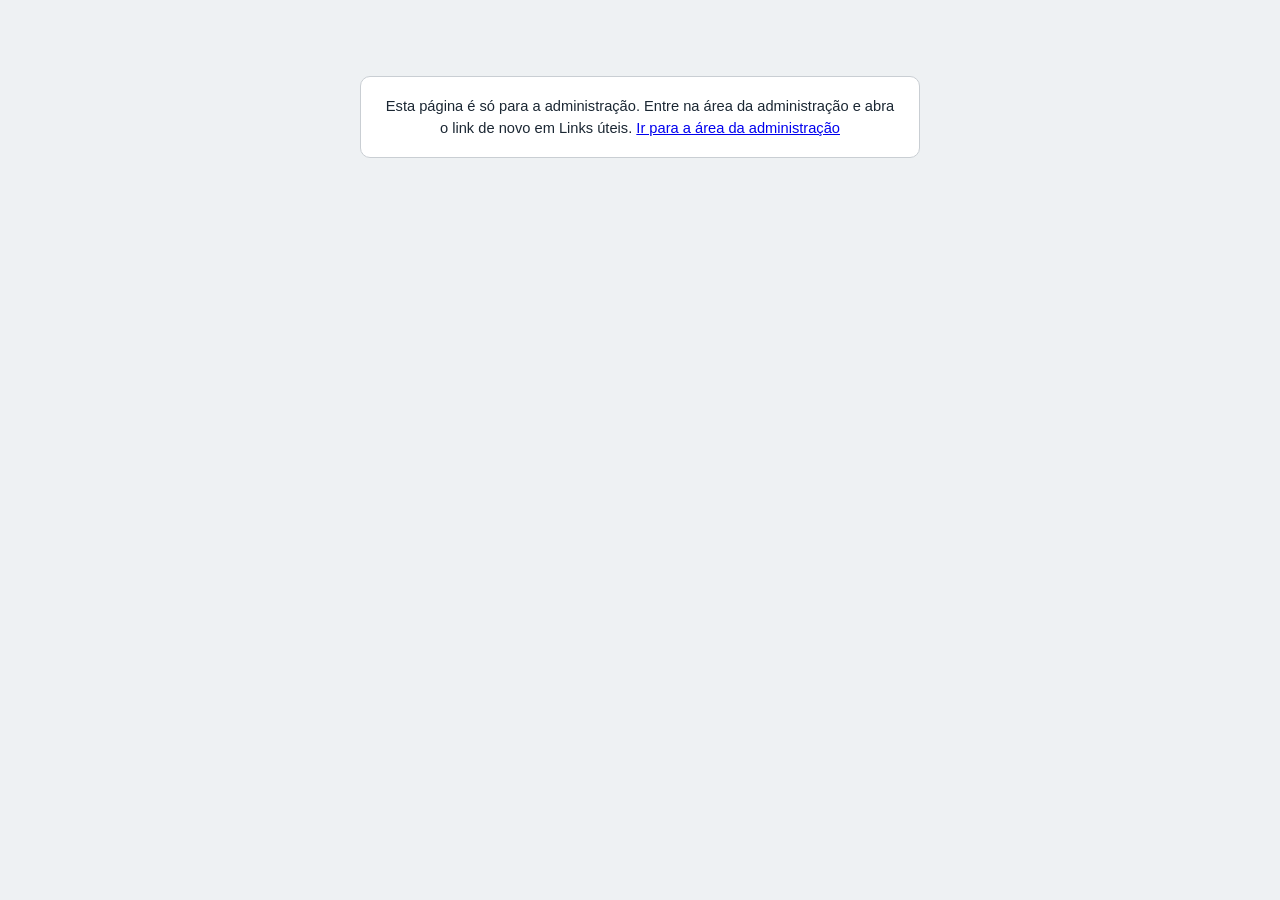
<file: formulario-impresso.html>
<!DOCTYPE html>
<html lang="pt-BR">
<head>
  <meta charset="UTF-8">
  <meta name="robots" content="noindex, nofollow, noarchive, nosnippet, noimageindex">
  <title>Formulário impresso — Cadastro de moradores</title>
  <link rel="icon" type="image/png" sizes="32x32" href="favicon/favicon-32x32.png">
  <link rel="shortcut icon" href="favicon/favicon.ico">
  <style>
    /* Versão em papel do cadastro, para moradores que não usam o formulário digital.
       Mesmos campos e mesma ordem de index.html; se o formulário digital mudar, atualize aqui.
       Esta página NÃO é responsiva (decisão da administração): a folha tem sempre o tamanho de
       um A4, na tela e no papel, para a prévia ser igual ao impresso. São 2 folhas. Para caber,
       os campos ficam lado a lado e os itens repetidos (ocupantes, veículos, pets etc.) têm
       poucas linhas; o que passar disso vai em Observações. Sem JavaScript próprio: só o
       sem-conectivos.js, para nenhuma palavra curta ficar sozinha no fim da linha. */
    :root {
      --texto: #1b2733;
      --suave: #52616f;
      --linha: #1b2733;
      --cinza: #c9ced3;
      --fundo: #eef1f3;
      --destaque: #2f5f98;
    }
    * { box-sizing: border-box; }
    @page { size: A4; margin: 0; }
    body {
      margin: 0;
      padding: 16px;
      min-width: 230mm;
      background: var(--fundo);
      color: var(--texto);
      font-family: 'Segoe UI', Tahoma, Geneva, Verdana, sans-serif;
      font-size: 9.5pt;
      line-height: 1.25;
    }
    p, li, label { text-wrap: pretty; }

    /* Barra só da tela */
    .barra { width: 210mm; margin: 0 auto 14px; display: flex; flex-wrap: wrap; align-items: center; gap: 10px 14px; font-size: 11pt; }
    .barra a { color: var(--destaque); font-weight: 600; text-decoration: none; }
    .barra button {
      font: inherit; font-weight: 700; color: #fff; background: var(--destaque);
      border: 0; border-radius: 8px; padding: 10px 20px; cursor: pointer;
    }
    .barra button:hover { background: #244b79; }
    .barra span { color: var(--suave); font-size: 10pt; flex-basis: 100%; }

    /* Folha A4 (um pouco abaixo de 297 mm, para o arredondamento não criar uma página extra) */
    .folha {
      position: relative;
      width: 210mm; height: 296mm;
      margin: 0 auto 16px;
      padding: 9mm 11mm;
      background: #fff;
      box-shadow: 0 4px 15px rgba(0, 0, 0, 0.08);
      break-after: page;
    }
    .cabecalho {
      display: flex; justify-content: space-between; align-items: flex-end;
      gap: 6px 16px; border-bottom: 3px solid var(--linha); padding-bottom: 4px; margin-bottom: 6px;
    }
    .cabecalho h1 { font-size: 13pt; line-height: 1.2; margin: 0; }
    .cabecalho h1 small { font-size: 9.5pt; font-weight: 600; color: var(--suave); margin-left: 8px; }
    .site-topo, .site-rodape { text-transform: uppercase; }
    .site-topo { font-size: 8.5pt; font-weight: 700; line-height: 1; }

    h2 {
      font-size: 10pt; margin: 7px 0 3px; padding: 2px 8px;
      background: #e4e9ee; border-left: 5px solid var(--linha); break-after: avoid;
    }
    h2 small { font-weight: 400; font-size: 0.85em; }
    .dica { color: var(--suave); font-size: 8.5pt; margin: 1px 0 2px; }
    .obrig { font-weight: 700; }

    /* Campos: caixa cinza sutil, rótulo pequeno em cima e uma pauta para escrever, com folga até a base. */
    .linha-campos { display: flex; flex-wrap: wrap; gap: 0 8px; }
    .campo { flex: 1 1 var(--larg, 100%); margin-top: 2px; border: 1px solid var(--cinza); border-radius: 3px; padding: 0.5mm 1.5mm 2mm; }
    .campo label { display: block; font-size: 9pt; font-weight: 700; }
    .campo .escrita { display: block; height: 7.5mm; border-bottom: 1px solid #777; }
    /* Rótulo ao lado da pauta (Nome completo, Apartamento). */
    .campo.inline { display: flex; align-items: flex-end; gap: 8px; }
    .campo.inline label { flex: none; white-space: nowrap; }
    .campo.inline .escrita { flex: 1; height: 6mm; }
    .l15 { --larg: 14%; } .l17 { --larg: 17%; } .l20 { --larg: 17%; } .l22 { --larg: 20%; } .l25 { --larg: 22%; } .l30 { --larg: 28%; }
    .minimo { flex: 0 0 auto; }
    .l33 { --larg: 30%; } .l40 { --larg: 36%; } .l50 { --larg: 45%; } .l60 { --larg: 55%; }

    /* Escolhas de marcar */
    .opcoes { display: flex; flex-wrap: wrap; align-items: center; gap: 3px 16px; margin: 2px 0 0; }
    .opcoes > b { font-size: 9.5pt; }
    .opcao { display: inline-flex; align-items: center; gap: 6px; font-weight: 600; white-space: nowrap; }
    .caixa { flex: none; width: 14px; height: 14px; border: 2px solid var(--linha); border-radius: 3px; background: #fff; }
    /* Opções dentro de um campo: rótulo em cima (alinhado aos outros) e opções na altura da pauta. */
    .campo .opcoes.na-pauta { height: 7.5mm; margin: 0; align-items: flex-end; flex-wrap: nowrap; gap: 0 12px; padding-bottom: 0.3mm; }

    /* Item repetido (contato, ocupante, carro etc.): só agrupa, sem contorno. */
    .item { break-inside: avoid; }

    .aviso-lgpd { font-size: 8pt; border: 1px solid var(--cinza); border-radius: 4px; padding: 3px 8px; margin: 5px 0 0; }
    .rodape-folha {
      position: absolute; left: 11mm; right: 11mm; bottom: 7mm;
      padding-top: 3px; border-top: 1px solid var(--cinza);
      display: flex; justify-content: space-between; gap: 10px; font-size: 8pt; color: var(--suave);
    }

    /* Só para a administração (js/acesso-admin.js): o conteúdo aparece depois que o backend confirma o acesso. */
    html:not(.acesso-liberado) .barra, html:not(.acesso-liberado) .folha { display: none !important; }
    html.acesso-liberado .aviso-acesso { display: none; }
    .aviso-acesso {
      width: min(560px, 100%); margin: 60px auto; padding: 18px 22px; background: #fff;
      border: 1px solid var(--cinza); border-radius: 10px; font-size: 11pt; text-align: center; line-height: 1.5;
    }

    @media print {
      html, body { background: #fff; }
      body { padding: 0; min-width: 0; }
      .barra { display: none; }
      .folha { margin: 0; box-shadow: none; }
      .folha:last-of-type { break-after: auto; }
      * { -webkit-print-color-adjust: exact; print-color-adjust: exact; }
    }
  </style>
</head>
<body>

<p id="avisoAcessoAdmin" class="aviso-acesso">Verificando o acesso</p>

<div class="barra">
  <a href="index.html">&larr; Voltar para o cadastro</a>
  <button type="button" onclick="window.print()">Imprimir (2 folhas A4)</button>
  <span>Imprima só a frente de cada folha. Depois de preenchido, entregue o formulário à administração do condomínio.</span>
</div>

<!-- FOLHA 1: vínculo, apartamento, titular, emergência, locação, ocupantes e aluguel de vaga -->
<section class="folha">
  <div class="cabecalho">
    <h1>Condomínio Souza Franco<small>Cadastro de moradores</small></h1>
    <div class="site-topo">https://tinyurl.com/cadastro-souzafranco</div>
  </div>

  <h2>1. Vínculo e apartamento</h2>
  <div class="opcoes">
    <b>Vínculo com a unidade <span class="obrig">*</span></b>
    <span class="opcao"><span class="caixa"></span> Proprietário</span>
    <span class="opcao"><span class="caixa"></span> Inquilino</span>
  </div>
  <div class="opcoes">
    <b>Mora no imóvel? <span class="obrig">*</span> (só proprietário)</b>
    <span class="opcao"><span class="caixa"></span> Sim</span>
    <span class="opcao"><span class="caixa"></span> Não, está alugado</span>
    <span class="opcao"><span class="caixa"></span> Não, está desocupado</span>
  </div>
  <div class="linha-campos">
    <div class="campo inline l40"><label>Qual é o seu apartamento? <span class="obrig">*</span></label><span class="escrita"></span></div>
  </div>

  <h2>2. Dados do morador titular</h2>
  <div class="linha-campos">
    <div class="campo inline"><label>Nome completo <span class="obrig">*</span></label><span class="escrita"></span></div>
  </div>
  <div class="linha-campos">
    <div class="campo l25"><label>Data de nascimento <span class="obrig">*</span></label><span class="escrita"></span></div>
    <div class="campo l25"><label>CPF <span class="obrig">*</span></label><span class="escrita"></span></div>
    <div class="campo l25"><label>Identidade (RG)</label><span class="escrita"></span></div>
    <div class="campo l20"><label>Órgão emissor</label><span class="escrita"></span></div>
  </div>
  <div class="linha-campos">
    <div class="campo l25"><label>Celular, com DDD <span class="obrig">*</span></label><span class="escrita"></span></div>
    <div class="campo l25"><label>Telefone residencial/comercial</label><span class="escrita"></span></div>
    <div class="campo l40"><label>E-mail</label><span class="escrita"></span></div>
  </div>

  <h2>3. Em caso de emergência procurar por</h2>
  <div class="item"><div class="linha-campos">
    <div class="campo l30"><label>Nome <span class="obrig">*</span></label><span class="escrita"></span></div>
    <div class="campo l17"><label>Telefone <span class="obrig">*</span></label><span class="escrita"></span></div>
    <div class="campo l17"><label>Vínculo</label><span class="escrita"></span></div>
    <div class="campo l33"><label>Endereço</label><span class="escrita"></span></div>
  </div></div>
  <div class="item"><div class="linha-campos">
    <div class="campo l30"><label>Nome</label><span class="escrita"></span></div>
    <div class="campo l17"><label>Telefone</label><span class="escrita"></span></div>
    <div class="campo l17"><label>Vínculo</label><span class="escrita"></span></div>
    <div class="campo l33"><label>Endereço</label><span class="escrita"></span></div>
  </div></div>
  <div class="item"><div class="linha-campos">
    <div class="campo l30"><label>Nome</label><span class="escrita"></span></div>
    <div class="campo l17"><label>Telefone</label><span class="escrita"></span></div>
    <div class="campo l17"><label>Vínculo</label><span class="escrita"></span></div>
    <div class="campo l33"><label>Endereço</label><span class="escrita"></span></div>
  </div></div>

  <h2>4. Dados da locação <small>(só inquilino)</small></h2>
  <div class="linha-campos">
    <div class="campo l40"><label>Proprietário ou administradora <span class="obrig">*</span></label><span class="escrita"></span></div>
    <div class="campo l33"><label>Contato (telefone, celular ou e-mail)</label><span class="escrita"></span></div>
    <div class="campo l25"><label>Vigência do contrato</label><span class="escrita"></span></div>
  </div>
  <p class="dica">Se puder, entregue junto uma cópia do contrato de locação.</p>

  <h2>5. Demais ocupantes <small>(só se houver outras pessoas morando na unidade)</small></h2>
  <div class="item"><div class="linha-campos">
    <div class="campo l30"><label>Nome <span class="obrig">*</span></label><span class="escrita"></span></div>
    <div class="campo l22"><label>Vínculo/parentesco <span class="obrig">*</span></label><span class="escrita"></span></div>
    <div class="campo l17"><label>Telefone</label><span class="escrita"></span></div>
    <div class="campo l25"><label>Data de nascimento</label><span class="escrita"></span></div>
  </div></div>
  <div class="item"><div class="linha-campos">
    <div class="campo l30"><label>Nome</label><span class="escrita"></span></div>
    <div class="campo l22"><label>Vínculo/parentesco</label><span class="escrita"></span></div>
    <div class="campo l17"><label>Telefone</label><span class="escrita"></span></div>
    <div class="campo l25"><label>Data de nascimento</label><span class="escrita"></span></div>
  </div></div>
  <div class="item"><div class="linha-campos">
    <div class="campo l30"><label>Nome</label><span class="escrita"></span></div>
    <div class="campo l22"><label>Vínculo/parentesco</label><span class="escrita"></span></div>
    <div class="campo l17"><label>Telefone</label><span class="escrita"></span></div>
    <div class="campo l25"><label>Data de nascimento</label><span class="escrita"></span></div>
  </div></div>
  <div class="item"><div class="linha-campos">
    <div class="campo l30"><label>Nome</label><span class="escrita"></span></div>
    <div class="campo l22"><label>Vínculo/parentesco</label><span class="escrita"></span></div>
    <div class="campo l17"><label>Telefone</label><span class="escrita"></span></div>
    <div class="campo l25"><label>Data de nascimento</label><span class="escrita"></span></div>
  </div></div>
  <div class="item"><div class="linha-campos">
    <div class="campo l30"><label>Nome</label><span class="escrita"></span></div>
    <div class="campo l22"><label>Vínculo/parentesco</label><span class="escrita"></span></div>
    <div class="campo l17"><label>Telefone</label><span class="escrita"></span></div>
    <div class="campo l25"><label>Data de nascimento</label><span class="escrita"></span></div>
  </div></div>

  <h2>6. Aluguel de vagas de garagem</h2>
  <p class="dica">Permitido só entre moradores do condomínio. Marque apenas se você aluga a sua vaga ou usa a vaga de outro morador.</p>
  <div class="opcoes">
    <span class="opcao"><span class="caixa"></span> Minha vaga está alugada para</span>
    <span class="opcao"><span class="caixa"></span> Alugo a vaga do</span>
    <span class="opcao">Apto envolvido: <span style="display:inline-block;width:70px;border-bottom:1.5px solid var(--linha)">&nbsp;</span></span>
  </div>

  <div class="rodape-folha"><span>Condomínio Souza Franco · Cadastro de moradores</span><span class="site-rodape">https://tinyurl.com/cadastro-souzafranco</span><span>Folha 1 de 2</span></div>
</section>

<!-- FOLHA 2: veículos, pets, prestadores, observações e declaração -->
<section class="folha">
  <div class="cabecalho">
    <h1>Condomínio Souza Franco<small>Cadastro de moradores</small></h1>
    <div class="site-topo">https://tinyurl.com/cadastro-souzafranco</div>
  </div>

  <h2>7. Veículos</h2>
  <p class="dica">Registre os meios de transporte da unidade que usam a garagem ou o bicicletário. Visita ocasional não precisa de cadastro: basta avisar o porteiro. Veículo que usa a vaga com frequência deve ser cadastrado. O bicicletário tem acesso por tag eletrônica, que se retira com a administração ou o síndico.</p>
  <div class="item"><div class="linha-campos">
    <div class="campo l40"><label>Carro: marca e modelo <span class="obrig">*</span></label><span class="escrita"></span></div>
    <div class="campo l33"><label>Cor <span class="obrig">*</span></label><span class="escrita"></span></div>
    <div class="campo l25"><label>Placa <span class="obrig">*</span></label><span class="escrita"></span></div>
  </div></div>
  <div class="item"><div class="linha-campos">
    <div class="campo l40"><label>Carro: marca e modelo</label><span class="escrita"></span></div>
    <div class="campo l33"><label>Cor</label><span class="escrita"></span></div>
    <div class="campo l25"><label>Placa</label><span class="escrita"></span></div>
  </div></div>
  <div class="item"><div class="linha-campos">
    <div class="campo l40"><label>Moto: marca e modelo <span class="obrig">*</span></label><span class="escrita"></span></div>
    <div class="campo l33"><label>Cor <span class="obrig">*</span></label><span class="escrita"></span></div>
    <div class="campo l25"><label>Placa <span class="obrig">*</span></label><span class="escrita"></span></div>
  </div></div>
  <div class="item"><div class="linha-campos">
    <div class="campo l40"><label>Moto: marca e modelo</label><span class="escrita"></span></div>
    <div class="campo l33"><label>Cor</label><span class="escrita"></span></div>
    <div class="campo l25"><label>Placa</label><span class="escrita"></span></div>
  </div></div>
  <div class="item"><div class="linha-campos">
    <div class="campo l40"><label>Bicicleta: marca</label><span class="escrita"></span></div>
    <div class="campo l33"><label>Cor <span class="obrig">*</span></label><span class="escrita"></span></div>
    <div class="campo l25" style="visibility:hidden"></div>
  </div></div>

  <div class="item"><div class="linha-campos">
    <div class="campo l40"><label>Bicicleta: marca</label><span class="escrita"></span></div>
    <div class="campo l33"><label>Cor</label><span class="escrita"></span></div>
    <div class="campo l25" style="visibility:hidden"></div>
  </div></div>
  <h2>8. Pets</h2>
  <div class="item"><div class="linha-campos">
    <div class="campo l15"><label>Nome <span class="obrig">*</span></label><span class="escrita"></span></div>
    <div class="campo l30"><label>Espécie e raça <span class="obrig">*</span></label><span class="escrita"></span></div>
    <div class="campo l50">
      <label>Porte <span class="obrig">*</span></label>
      <div class="opcoes na-pauta"><span class="opcao"><span class="caixa"></span> Pequeno</span><span class="opcao"><span class="caixa"></span> Médio</span><span class="opcao"><span class="caixa"></span> Grande</span></div>
    </div>
  </div></div>
  <div class="item"><div class="linha-campos">
    <div class="campo l15"><label>Nome</label><span class="escrita"></span></div>
    <div class="campo l30"><label>Espécie e raça</label><span class="escrita"></span></div>
    <div class="campo l50">
      <label>Porte</label>
      <div class="opcoes na-pauta"><span class="opcao"><span class="caixa"></span> Pequeno</span><span class="opcao"><span class="caixa"></span> Médio</span><span class="opcao"><span class="caixa"></span> Grande</span></div>
    </div>
  </div></div>

  <h2>9. Prestadores de serviço <small>(diaristas, cuidadores, professores particulares etc.)</small></h2>
  <div class="item"><div class="linha-campos">
    <div class="campo l40"><label>Nome <span class="obrig">*</span></label><span class="escrita"></span></div>
    <div class="campo l25"><label>Serviço <span class="obrig">*</span></label><span class="escrita"></span></div>
    <div class="campo l15"><label>Telefone <span class="obrig">*</span></label><span class="escrita"></span></div>
    <div class="campo minimo">
      <label>Possui chave? <span class="obrig">*</span></label>
      <div class="opcoes na-pauta"><span class="opcao"><span class="caixa"></span> Sim</span><span class="opcao"><span class="caixa"></span> Não</span></div>
    </div>
  </div></div>
  <div class="item"><div class="linha-campos">
    <div class="campo l40"><label>Nome</label><span class="escrita"></span></div>
    <div class="campo l25"><label>Serviço</label><span class="escrita"></span></div>
    <div class="campo l15"><label>Telefone</label><span class="escrita"></span></div>
    <div class="campo minimo">
      <label>Possui chave?</label>
      <div class="opcoes na-pauta"><span class="opcao"><span class="caixa"></span> Sim</span><span class="opcao"><span class="caixa"></span> Não</span></div>
    </div>
  </div></div>

  <h2>10. Observações <small>(mais ocupantes, veículos ou pets? Escreva aqui)</small></h2>
  <div class="campo pautas" style="margin-top:0"><span class="escrita"></span><span class="escrita"></span></div>

  <p class="aviso-lgpd">
    <strong>Privacidade (LGPD):</strong> os dados deste formulário, inclusive os dos demais ocupantes, são usados exclusivamente pela administração do Condomínio Souza Franco para identificação dos moradores, segurança, controle de acesso e contato em caso de emergência. O acesso é restrito ao síndico e ao conselho, e os dados não são compartilhados com terceiros. Para esclarecimentos, consulta, correção ou exclusão dos seus dados, escreva para condominiosouzafranco@gmail.com.
  </p>

  <h2>11. Declaração</h2>
  <p class="opcao" style="align-items:flex-start;margin:2px 0 0"><span class="caixa" style="margin-top:2px"></span> <span>Declaro que as informações prestadas são verdadeiras. <span class="obrig">*</span></span></p>
  <div class="linha-campos">
    <div class="campo l60"><label>Assinatura do morador titular <span class="obrig">*</span></label><span class="escrita"></span></div>
    <div class="campo l33"><label>Data <span class="obrig">*</span></label><span class="escrita"></span></div>
  </div>

  <div class="rodape-folha"><span>Condomínio Souza Franco · Cadastro de moradores</span><span class="site-rodape">https://tinyurl.com/cadastro-souzafranco</span><span>Folha 2 de 2</span></div>
</section>

<script src="js/regras.js?v=20261009Z"></script>
<script src="js/data/backend.js?v=20261009Z"></script>
<script src="js/acesso-admin.js?v=20261027A"></script>
<script src="js/sem-conectivos.js?v=20261009Z"></script>
</body>
</html>
</file>
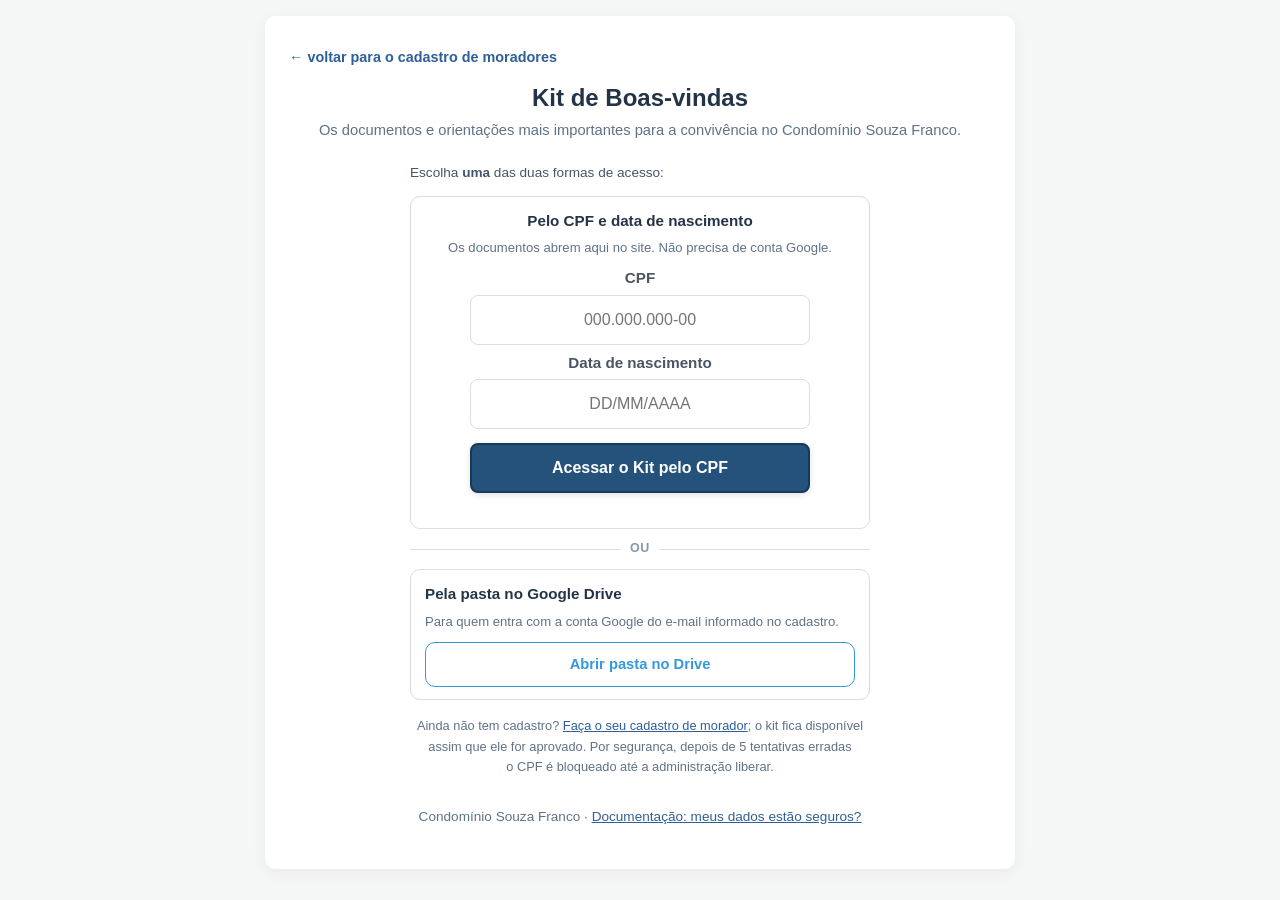
<file: kit.html>
<!DOCTYPE html>
<html lang="pt-BR">
<head>
  <meta charset="UTF-8">
  <meta name="viewport" content="width=device-width, initial-scale=1.0">
  <meta name="robots" content="noindex, nofollow, noarchive, nosnippet, noimageindex">
  <title>Kit de Boas-vindas — Condomínio Souza Franco</title>
  <link rel="icon" type="image/png" sizes="32x32" href="favicon/favicon-32x32.png">
  <link rel="shortcut icon" href="favicon/favicon.ico">
  <style>
    :root {
      --texto: #243447;
      --suave: #5f7287;
      --borda: #dcdde1;
      --fundo: #f4f7f6;
      --cartao: #ffffff;
      --destaque: #2f5f98;
      --accent-color: #3498db;
      --destaque-fundo: #eef4fb;
      --erro: #c62828;
    }
    * { box-sizing: border-box; }
    body {
      margin: 0;
      padding: 16px;
      background: var(--fundo);
      color: var(--texto);
      font-family: 'Segoe UI', Tahoma, Geneva, Verdana, sans-serif;
      font-size: 16px;
      line-height: 1.6;
    }
    main {
      position: relative;
      max-width: 750px;
      margin: 0 auto;
      background: var(--cartao);
      padding: 28px 24px;
      border-radius: 10px;
      box-shadow: 0 4px 15px rgba(0, 0, 0, 0.05);
    }
    /* Dentro do popup (js/popup-links.js) não há caixa de fora: o × fica no próprio cartão. */
    .fechar-embutido {
      display: none; position: absolute; top: 12px; right: 12px; width: 32px; height: 32px; padding: 0;
      align-items: center; justify-content: center; border: 1px solid var(--borda); border-radius: 50%;
      background: #fff; color: var(--texto); cursor: pointer;
    }
    .fechar-embutido:hover { background: #f1f4f8; }
    html.embutido body { background: transparent; }
    html.embutido .fechar-embutido { display: flex; }
    html.embutido .voltar { display: block; margin-right: 40px; }
    .voltar { font-size: 0.9rem; font-weight: 600; color: var(--destaque); text-decoration: none; }
    h1 { font-size: 1.5rem; line-height: 1.3; margin: 12px 0 6px; text-align: center; text-wrap: balance; }
    h2 { font-size: 1.05rem; margin: 22px 0 8px; text-align: center; }
    .subtitulo { color: var(--suave); margin: 0 0 20px; text-align: center; text-wrap: pretty; }
    a { color: var(--destaque); }

    /* Acesso: as mesmas opções do popup do kit na página inicial (css/componentes.css, .kit-modal),
       com os campos um por linha e centralizados, como a consulta por CPF da página inicial. */
    .acesso { max-width: 460px; margin: 0 auto; }
    .kit-intro { margin: 2px 0 0; font-size: 0.85rem; color: #43566b; }
    .kit-opcao { margin-top: 12px; padding: 12px 14px; border: 1px solid #dcdde1; border-radius: 10px; }
    .kit-opcao h4 { margin: 0 0 4px; font-size: 0.95rem; color: #243447; }
    .kit-opcao p { margin: 0 0 8px; font-size: 0.82rem; color: #5f7287; text-wrap: pretty; }
    form.kit-opcao { text-align: center; }
    .kit-campos { display: flex; flex-direction: column; gap: 6px; max-width: 340px; margin: 0 auto; }
    .kit-campos label { display: flex; flex-direction: column; gap: 4px; font-size: 0.95rem; font-weight: 600; color: #4b5563; text-align: center; }
    .kit-campos input { width: 100%; height: 50px; box-sizing: border-box; padding: 9px 10px; border: 1px solid #dcdde1; border-radius: 8px; font-family: inherit; font-size: 1rem; text-align: center; color: var(--texto); }
    .kit-campos input:focus { outline: 2px solid var(--destaque-fundo); border-color: var(--accent-color); }
    .kit-btn { display: block; width: 100%; margin-top: 10px; padding: 10px 14px; box-sizing: border-box; border: 1px solid var(--accent-color); border-radius: 10px; background: var(--accent-color); color: #fff; font-family: inherit; font-size: 0.92rem; font-weight: 700; text-align: center; text-decoration: none; cursor: pointer; }
    form.kit-opcao .kit-btn { max-width: 340px; height: 50px; margin: 14px auto 0; background: #24527a; border: 2px solid #173a58; border-radius: 8px; font-size: 1rem; box-shadow: 0 2px 6px rgba(0, 0, 0, 0.12); }
    .kit-btn:disabled { opacity: 0.6; cursor: default; }
    .kit-btn-secundario { background: #fff; color: var(--accent-color); }
    .kit-btn-secundario:hover { background: #e9f1fa; color: #1f4d80; }
    .kit-ou { display: flex; align-items: center; gap: 10px; margin: 10px 0 -2px; color: #8a99a8; font-size: 0.78rem; font-weight: 700; text-transform: uppercase; letter-spacing: 0.06em; }
    .kit-ou::before, .kit-ou::after { content: ""; flex: 1; height: 1px; background: #dcdde1; }
    .kit-mensagem { min-height: 1.2em; margin: 8px 0 0 !important; font-size: 0.8rem !important; }
    .kit-mensagem.erro { color: var(--erro) !important; }
    .kit-mensagem.carregando { color: var(--suave); font-style: italic; }
    /* Rodinha girando ao lado de "Conferindo". */
    .kit-mensagem.carregando::before {
      content: ""; display: inline-block; width: 13px; height: 13px; margin-right: 8px; vertical-align: -2px;
      border: 2px solid var(--borda); border-top-color: var(--destaque); border-radius: 50%;
      animation: kitGirar 0.8s linear infinite;
    }
    @keyframes kitGirar { to { transform: rotate(360deg); } }
    .btn {
      display: inline-block; width: 100%; margin-top: 16px; padding: 11px 16px; border: 1px solid var(--destaque);
      border-radius: 10px; background: var(--destaque); color: #fff; font-size: 0.95rem; font-weight: 700; cursor: pointer;
      font-family: inherit;
    }
    .btn:disabled { opacity: 0.6; cursor: default; }
    .btn-secundario { background: #fff; color: var(--destaque); width: auto; margin-top: 0; padding: 6px 14px; font-size: 0.85rem; border-radius: 999px; }

    /* Popup "Aguarde: atualizando o kit": o mesmo da página inicial (css/utilitarios.css), com a
       porcentagem dentro da bolinha (js/progresso-overlay.js). O kit só aparece quando ele fecha. */
    .overlay-processamento { position: fixed; inset: 0; background: rgba(15, 23, 42, 0.58); display: flex; align-items: center; justify-content: center; padding: 20px; z-index: 10000; }
    .overlay-processamento.hidden { display: none !important; }
    .overlay-processamento-card {
      position: relative; width: auto; min-width: 240px; max-width: min(320px, 100%); background: #fff; border-radius: 12px;
      box-shadow: 0 14px 40px rgba(0, 0, 0, 0.22); padding: 22px; display: flex; flex-direction: column; align-items: center; gap: 12px; text-align: center;
    }
    .overlay-processamento-fechar {
      position: absolute; top: 8px; right: 8px; width: 30px; height: 30px; min-height: 0; margin: 0; padding: 0; border-radius: 50%;
      border: 1px solid #dcdde1; background: #fff; color: #243447; font-size: 18px; line-height: 1; cursor: pointer;
    }
    .overlay-processamento-fechar:hover { background: #f1f4f8; }
    .overlay-processamento-roda { position: relative; width: 34px; height: 34px; }
    .overlay-processamento-spinner { width: 34px; height: 34px; border-radius: 50%; border: 3px solid #dbeafe; border-top-color: #1f5f8b; animation: overlaySpin 0.9s linear infinite; }
    .overlay-processamento-percentual { display: none; }
    .overlay-processamento.com-percentual .overlay-processamento-roda { width: 80px; height: 80px; }
    .overlay-processamento.com-percentual .overlay-processamento-spinner { width: 100%; height: 100%; border-width: 5px; }
    .overlay-processamento.com-percentual .overlay-processamento-percentual {
      position: absolute; inset: 0; display: flex; align-items: center; justify-content: center;
      font-size: 1.15rem; font-weight: 700; color: #1f5f8b; font-variant-numeric: tabular-nums;
    }
    #overlayProcessamentoMensagem { margin: 0; color: #1f2937; font-weight: 700; }
    @keyframes overlaySpin { to { transform: rotate(360deg); } }
    .nota { font-size: 0.8rem; color: var(--suave); margin: 16px auto 0; max-width: 460px; text-align: center; text-wrap: pretty; }

    /* Conteúdo do kit */
    .topo-kit { display: flex; align-items: center; justify-content: space-between; gap: 12px; flex-wrap: wrap; }
    .topo-kit p { margin: 0; }
    .docs { display: grid; grid-template-columns: repeat(2, minmax(0, 1fr)); gap: 8px; }
    .doc {
      display: flex; align-items: center; gap: 10px; min-height: 56px; padding: 10px 12px;
      border: 1px solid var(--borda); border-radius: 10px; background: #fff; color: var(--texto);
      text-decoration: none; font-weight: 600; font-size: 0.92rem; line-height: 1.3;
    }
    button.doc { width: 100%; text-align: left; font-family: inherit; cursor: pointer; }
    button.doc:disabled { opacity: 0.7; cursor: wait; }
    .doc:hover { border-color: var(--destaque); background: var(--destaque-fundo); }
    .doc svg { flex: none; width: 26px; height: 26px; color: var(--destaque); }
    .doc span { overflow-wrap: anywhere; }
    /* Número ímpar de documentos: o último ocupa a linha inteira (sem "viúva"). */
    .docs .doc:last-child:nth-child(odd) { grid-column: 1 / -1; }
    .docs .doc { min-height: 56px; box-sizing: border-box; }
    details.secao { border: 1px solid var(--borda); border-radius: 10px; margin-top: 8px; background: #fff; }
    details.secao > summary {
      cursor: pointer; padding: 10px 14px; font-weight: 700; color: var(--destaque); list-style: none;
      display: flex; justify-content: space-between; align-items: center; gap: 8px;
    }
    details.secao > summary::-webkit-details-marker { display: none; }
    details.secao > summary::after { content: "+"; font-size: 1.2rem; line-height: 1; }
    details.secao[open] > summary::after { content: "−"; }
    details.secao .docs { padding: 0 10px 10px; }
    .qtd { font-weight: 400; color: var(--suave); font-size: 0.85rem; }
    .aviso-sessao { margin: 10px 0 0; padding: 8px 12px; border: 1px solid var(--borda); border-radius: 8px; background: var(--destaque-fundo); color: var(--suave); font-size: 0.82rem; line-height: 1.4; text-wrap: pretty; }
    .atualizacao-kit { display: flex; align-items: center; justify-content: center; gap: 10px; margin: -10px 0 18px; }
    .atualizacao-kit .btn-secundario { width: auto; margin: 0; padding: 4px 12px; font-size: 0.78rem; }
    .lido-em { font-size: 0.75rem; color: var(--suave); font-style: italic; }
    .rodape { margin-top: 28px; font-size: 0.85rem; color: var(--suave); text-align: center; }
    [hidden] { display: none !important; }

    @media (max-width: 560px) {
      main { padding: 22px 16px; }
      .docs { grid-template-columns: 1fr; }
      .docs .doc:last-child:nth-child(odd) { grid-column: auto; }
    }
    .subtitulo { font-size: 0.92em; }
    .kit-aberto-drive { margin-top: 18px; }
</style>
</head>
<body>
<script>
  // Dentro do popup do site: sem fundo próprio, e o × (ou Esc, ou clicar fora do cartão) fecha o popup.
  (function() {
    if (window.parent === window) return;
    document.documentElement.classList.add("embutido");
    function fechar() { window.parent.postMessage("fechar-popup-link", location.origin); }
    // O PDF de um documento abre num popup próprio (js/popup-links.js) por cima do kit, fora do <main>.
    // Cliques e Esc nele são só dele: fecham o PDF e voltam ao kit, não o kit inteiro.
    function pdfAberto() { return !!document.querySelector(".popup-link:not([hidden])"); }
    document.addEventListener("DOMContentLoaded", function() {
      document.querySelector(".fechar-embutido").addEventListener("click", fechar);
      // "Voltar" no popup: fecha o popup (sem isso o link abriria a página inicial dentro do próprio popup).
      document.querySelector(".voltar").addEventListener("click", function(e) { e.preventDefault(); fechar(); });
      // Documentação de segurança no popup: abre no mesmo popup da página inicial (troca o conteúdo), sem carregar a página dentro do kit.
      var doc = document.querySelector(".rodape a[href=\"seguranca.html\"]");
      if (doc) doc.addEventListener("click", function(e) {
        if (window.parent.PopupLinks && window.parent.PopupLinks.abrirDireto) { e.preventDefault(); window.parent.PopupLinks.abrirDireto(new URL("seguranca.html", location.href).href, "Documentação de segurança"); }
      });
      document.addEventListener("click", function(e) {
        if (!e.target.closest("main") && !e.target.closest(".popup-link") && !e.target.closest(".overlay-processamento")) fechar();
      });
    });
    document.addEventListener("keydown", function(e) { if (e.key === "Escape" && !pdfAberto()) fechar(); });
  })();
</script>
<main>
  <button type="button" class="fechar-embutido" aria-label="Fechar"><svg viewBox="0 0 24 24" width="16" height="16" aria-hidden="true"><path d="M6 6l12 12M18 6L6 18" stroke="currentColor" stroke-width="2.2" stroke-linecap="round" fill="none"/></svg></button>
  <a class="voltar" href="index.html">← voltar para o cadastro de moradores</a>
  <h1>Kit de Boas-vindas</h1>
  <p class="subtitulo">Os documentos e orientações mais importantes para a convivência no Condomínio Souza Franco.</p>
  <!-- Só com o kit aberto: "Atualizar" lê a pasta do Drive na hora (sozinho, ela é relida a cada 6 horas). -->
  <div id="atualizacaoKit" class="atualizacao-kit" hidden>
    <button type="button" class="btn btn-secundario" id="btnAtualizarKit">Atualizar</button>
    <span id="lidoEmKit" class="lido-em"></span>
  </div>

  <div id="blocoAcesso" class="acesso">
    <p class="kit-intro">Escolha <strong>uma</strong> das duas formas de acesso:</p>
    <form id="formAcesso" class="kit-opcao" novalidate>
      <h4>Pelo CPF e data de nascimento</h4>
      <p>Os documentos abrem aqui no site. Não precisa de conta Google.</p>
      <div class="kit-campos">
        <label for="cpf">CPF<input type="text" id="cpf" inputmode="numeric" autocomplete="off" placeholder="000.000.000-00" maxlength="14"></label>
        <label for="nasc">Data de nascimento<input type="text" id="nasc" inputmode="numeric" autocomplete="off" placeholder="DD/MM/AAAA" maxlength="10"></label>
      </div>
      <button type="submit" class="kit-btn" id="btnAcessar">Acessar o Kit pelo CPF</button>
      <p id="mensagem" class="kit-mensagem" role="status"></p>
    </form>
    <div class="kit-ou"><span>ou</span></div>
    <div class="kit-opcao kit-opcao-drive">
      <h4>Pela pasta no Google Drive</h4>
      <p>Para quem entra com a conta Google do e-mail informado no cadastro.</p>
      <a class="kit-btn kit-btn-secundario" data-nova-aba href="https://drive.google.com/drive/folders/1ZLt6ZQP8lMK8R3VEbgoaIz8_Qz6kFxCe" target="_blank" rel="noopener noreferrer">Abrir pasta no Drive</a>
    </div>
    <p class="nota">Ainda não tem cadastro? <a href="index.html">Faça o seu cadastro de morador</a>; o kit fica disponível
      assim que ele for aprovado. Por segurança, depois de 5 tentativas erradas o CPF é bloqueado até a administração liberar.</p>
  </div>

  <section id="conteudoKit" hidden>
    <h2 id="tituloPrincipais">Documentos</h2>
    <div id="docsPrincipais" class="docs"></div>
    <div id="secoes"></div>
    <div class="kit-opcao kit-opcao-drive kit-aberto-drive">
      <h4>Pasta no Google Drive</h4>
      <p>O conteúdo do kit é espelhado dessa pasta: o que for adicionado, alterado ou removido lá aparece aqui. Quem tem o e-mail cadastrado abre a pasta com a conta Google desse e-mail.</p>
      <a class="kit-btn kit-btn-secundario" data-nova-aba href="https://drive.google.com/drive/folders/1ZLt6ZQP8lMK8R3VEbgoaIz8_Qz6kFxCe" target="_blank" rel="noopener noreferrer">Abrir pasta no Drive</a>
    </div>
  </section>

  <p class="rodape">Condomínio Souza Franco · <a href="seguranca.html">Documentação: meus dados estão seguros?</a></p>
</main>

<!-- "Aguarde": aparece sempre que o kit abre ou é atualizado; o kit só fica à mostra quando ele fecha. -->
<div id="overlayProcessamento" class="overlay-processamento hidden" aria-live="polite" aria-busy="true">
  <div class="overlay-processamento-card">
    <button type="button" class="overlay-processamento-fechar" id="overlayProcessamentoFechar" aria-label="Desistir e fechar" title="Desistir e fechar">&times;</button>
    <div class="overlay-processamento-roda">
      <div class="overlay-processamento-spinner" aria-hidden="true"></div>
      <span id="overlayProcessamentoPercentual" class="overlay-processamento-percentual" aria-hidden="true"></span>
    </div>
    <p id="overlayProcessamentoMensagem">Aguarde: atualizando o kit</p>
  </div>
</div>
<script src="js/regras.js?v=20261009Z"></script>
<script src="js/data/backend.js?v=20261009Z"></script>
<script src="js/progresso-overlay.js?v=20261010E"></script>
<script src="js/sessao-morador.js?v=20261009Z"></script>
<script src="js/pular-campo.js?v=20261009Z"></script>
<script>
  (function() {
    // O kit carregado fica só nesta aba (sessionStorage), para não pedir o CPF de novo ao recarregar.
    var CHAVE = "kitBoasVindas";
    var form = document.getElementById("formAcesso");
    var bloco = document.getElementById("blocoAcesso"); // formulário + opção do Drive: some quando o kit abre
    var cpf = document.getElementById("cpf");
    var nasc = document.getElementById("nasc");
    var btn = document.getElementById("btnAcessar");
    var msg = document.getElementById("mensagem");

    function mascarar(el, tipo) {
      el.addEventListener("input", function() {
        var v = el.value.replace(/\D/g, "");
        if (tipo === "cpf") {
          v = v.slice(0, 11);
          if (v.length > 9) v = v.slice(0, 3) + "." + v.slice(3, 6) + "." + v.slice(6, 9) + "-" + v.slice(9);
          else if (v.length > 6) v = v.slice(0, 3) + "." + v.slice(3, 6) + "." + v.slice(6);
          else if (v.length > 3) v = v.slice(0, 3) + "." + v.slice(3);
        } else {
          v = v.slice(0, 8);
          if (v.length > 4) v = v.slice(0, 2) + "/" + v.slice(2, 4) + "/" + v.slice(4);
          else if (v.length > 2) v = v.slice(0, 2) + "/" + v.slice(2);
        }
        el.value = v;
      });
    }
    mascarar(cpf, "cpf");
    mascarar(nasc, "data");

    function setMensagem(texto, tipo) {
      msg.textContent = texto || "";
      msg.className = "kit-mensagem" + (tipo ? " " + tipo : "");
    }

    function escapar(t) {
      return String(t == null ? "" : t).replace(/[&<>"']/g, function(c) {
        return { "&": "&amp;", "<": "&lt;", ">": "&gt;", '"': "&quot;", "'": "&#39;" }[c];
      });
    }

    var ICONE = '<svg viewBox="0 0 24 24" fill="none" stroke="currentColor" stroke-width="1.8" stroke-linecap="round" stroke-linejoin="round" aria-hidden="true"><path d="M14 3H7a2 2 0 0 0-2 2v14a2 2 0 0 0 2 2h10a2 2 0 0 0 2-2V8z"/><path d="M14 3v5h5"/><path d="M9 13h6M9 17h6"/></svg>';

    function listaDocs(arquivos) {
      return arquivos.map(function(a) {
        // O PDF vem do servidor (fbArquivoKit), com a sessão aberta pelo CPF + data: não precisa de conta Google.
        return '<button type="button" class="doc" data-id="' + escapar(a.id || "") + '" data-nome="' + escapar(a.nome) + '" data-drive="' + escapar(a.url || "") + '">' + ICONE + "<span>" + escapar(a.nome) + "</span></button>";
      }).join("");
    }

    function textoLidoEm(iso) {
      if (!iso) return "";
      var d = new Date(iso);
      if (isNaN(d)) return "";
      function z(n) { return (n < 10 ? "0" : "") + n; }
      return "Atualizado em " + z(d.getDate()) + "/" + z(d.getMonth() + 1) + "/" + d.getFullYear() + " às " + z(d.getHours()) + ":" + z(d.getMinutes());
    }

    // Popup "Aguarde: atualizando o kit" (o mesmo da página inicial, com a porcentagem na bolinha).
    var overlay = document.getElementById("overlayProcessamento");
    function mostrarAguarde(mensagem) {
      document.getElementById("overlayProcessamentoMensagem").textContent = mensagem;
      // Já aberto (só mudou a mensagem): a contagem continua de onde está.
      if (overlay.classList.contains("hidden") && window.ProgressoOverlay) window.ProgressoOverlay.iniciar();
      overlay.classList.remove("hidden");
    }
    function esconderAguarde(imediato) {
      var fechar = function() { overlay.classList.add("hidden"); };
      if (!imediato && window.ProgressoOverlay && !overlay.classList.contains("hidden")) window.ProgressoOverlay.concluir(fechar);
      else { if (window.ProgressoOverlay) window.ProgressoOverlay.parar(); fechar(); }
    }
    // × do popup: a pessoa desiste de esperar e vê o kit como estava (o que já foi lido antes).
    // A atualização, se já saiu, termina sozinha e redesenha a lista.
    document.getElementById("overlayProcessamentoFechar").addEventListener("click", function() {
      var guardado = null;
      try { guardado = JSON.parse(sessionStorage.getItem(CHAVE) || "null"); } catch (e) {}
      if (guardado && guardado.encontrado) mostrarKit(guardado); else bloco.hidden = false;
      esconderAguarde(true);
    });

    // Lê a pasta do Drive de novo e redesenha a lista. Roda sozinha toda vez que o kit abre (o servidor,
    // por conta própria, só relê a pasta a cada 6 horas) e também no botão "Atualizar". Enquanto isso o
    // popup "Aguarde" fica na frente e o kit só aparece quando termina. Se a leitura falhar, aparece o
    // kit da última vez, com o aviso.
    var atualizandoKit = false;
    function atualizarKit() {
      var guardado = null;
      try { guardado = JSON.parse(sessionStorage.getItem(CHAVE) || "null"); } catch (e) {}
      if (!guardado || !guardado.sessaoKit) { esconderAguarde(true); voltarAoFormulario("Informe o CPF e a data de nascimento de novo."); return Promise.resolve(); }
      if (atualizandoKit) return Promise.resolve();
      atualizandoKit = true;
      var botao = document.getElementById("btnAtualizarKit"), lido = document.getElementById("lidoEmKit");
      botao.disabled = true;
      mostrarAguarde("Aguarde: atualizando o kit");
      return window.Backend.chamar("fbAtualizarKit", { sessao: guardado.sessaoKit })
        .then(function(r) {
          if (!r || !r.sucesso) {
            if (r && r.expirado) { voltarAoFormulario(r.mensagem); return; }
            throw new Error((r && r.mensagem) || "Não foi possível atualizar.");
          }
          guardado.principais = r.principais; guardado.secoes = r.secoes; guardado.lidoEm = r.lidoEm;
          try { sessionStorage.setItem(CHAVE, JSON.stringify(guardado)); } catch (e2) {}
          mostrarKit(guardado);
        })
        .catch(function(erro) {
          mostrarKit(guardado);
          lido.textContent = ((erro && erro.message) || "Não foi possível atualizar.") + " Mostrando a última leitura.";
        })
        .then(function() { atualizandoKit = false; botao.disabled = false; esconderAguarde(); });
    }
    document.getElementById("btnAtualizarKit").addEventListener("click", atualizarKit);

    function mostrarKit(r) {
      bloco.hidden = true;
      document.getElementById("conteudoKit").hidden = false;
      document.getElementById("atualizacaoKit").hidden = false;
      document.getElementById("lidoEmKit").textContent = textoLidoEm(r.lidoEm);
      var principais = r.principais || [];
      document.getElementById("tituloPrincipais").hidden = !principais.length;
      document.getElementById("docsPrincipais").innerHTML = listaDocs(principais);
      document.getElementById("secoes").innerHTML = (r.secoes || []).map(function(s) {
        return '<details class="secao"><summary>' + escapar(s.nome) + ' <span class="qtd">' + s.arquivos.length +
          (s.arquivos.length === 1 ? " documento" : " documentos") + '</span></summary><div class="docs">' + listaDocs(s.arquivos) + "</div></details>";
      }).join("");
    }

    // Abre um documento: baixa pelo servidor e mostra no popup do site.
    document.addEventListener("click", function(e) {
      var doc = e.target.closest("button.doc[data-id]");
      if (!doc) return;
      var guardado = null;
      try { guardado = JSON.parse(sessionStorage.getItem(CHAVE) || "null"); } catch (e2) {}
      if (!guardado || !guardado.sessaoKit) { voltarAoFormulario("Informe o CPF e a data de nascimento para abrir os documentos."); return; }
      var span = doc.querySelector("span");
      var texto = span.textContent;
      span.textContent = "Abrindo";
      doc.disabled = true;
      window.Backend.chamar("fbArquivoKit", { sessao: guardado.sessaoKit, id: doc.getAttribute("data-id") })
        .then(function(r) {
          if (!r || !r.sucesso) {
            if (r && r.expirado) {
              // O acesso do kit no servidor expirou, mas a sessão de 1 hora do site ainda vale: entra de novo e abre.
              if (!doc.dataset.reentrou && window.SessaoMorador && window.SessaoMorador.obter()) {
                doc.dataset.reentrou = "1";
                return entrarPelaSessao().then(function(novo) {
                  span.textContent = texto; doc.disabled = false;
                  if (novo) doc.click(); else voltarAoFormulario(r.mensagem);
                  return "repetido";
                });
              }
              voltarAoFormulario(r.mensagem); return;
            }
            throw new Error((r && r.mensagem) || "Não foi possível abrir o documento.");
          }
          delete doc.dataset.reentrou;
          var bytes = atob(r.base64), arr = new Uint8Array(bytes.length);
          for (var i = 0; i < bytes.length; i++) arr[i] = bytes.charCodeAt(i);
          var url = URL.createObjectURL(new Blob([arr], { type: r.mime || "application/pdf" }));
          if (window.PopupLinks && window.PopupLinks.abrirDireto) window.PopupLinks.abrirDireto(url, r.nome || texto, doc.getAttribute("data-drive"));
          else window.open(url, "_blank");
        })
        .catch(function(erro) { delete doc.dataset.reentrou; alert((erro && erro.message) || "Não foi possível abrir o documento."); })
        .then(function(res) { if (res !== "repetido") { span.textContent = texto; doc.disabled = false; } });
    });

    // Entra no kit com o CPF e a data guardados na sessão de 1 hora, sem pedir de novo.
    function entrarPelaSessao() {
      var s = window.SessaoMorador && window.SessaoMorador.obter();
      if (!s) return Promise.resolve(null);
      return window.Backend.chamar("fbAbrirKit", { cpf: s.cpf, nascimento: s.nasc }).then(function(r) {
        if (!r || !r.encontrado) { window.SessaoMorador.encerrar(); return null; }
        try { sessionStorage.setItem(CHAVE, JSON.stringify(r)); } catch (e2) {}
        return r;
      });
    }

    function voltarAoFormulario(mensagem) {
      try { sessionStorage.removeItem(CHAVE); } catch (e) {}
      document.getElementById("conteudoKit").hidden = true;
      document.getElementById("atualizacaoKit").hidden = true;
      bloco.hidden = false;
      setMensagem(mensagem || "", mensagem ? "erro" : "");
    }

    var guardadoInicial = null;
    try { guardadoInicial = JSON.parse(sessionStorage.getItem(CHAVE) || "null"); } catch (e) {}
    if (guardadoInicial && guardadoInicial.encontrado && window.SessaoMorador && window.SessaoMorador.obter()) {
      // Já tinha aberto o kit nesta aba: atualiza com o popup "Aguarde" e só então mostra.
      bloco.hidden = true;
      mostrarAguarde("Aguarde: atualizando o kit");
      atualizarKit();
    } else if (window.SessaoMorador && window.SessaoMorador.obter()) {
      // Veio da página inicial com a sessão ativa: abre o kit sem pedir o CPF de novo. O popup "Aguarde"
      // cobre as duas etapas (conferir a sessão e atualizar), sem o formulário de CPF piscando antes do kit.
      btn.disabled = true;
      bloco.hidden = true;
      mostrarAguarde("Aguarde: atualizando o kit");
      entrarPelaSessao()
        .then(function(r) {
          setMensagem("", "");
          if (r) return atualizarKit();
          esconderAguarde(true);
          bloco.hidden = false;
          setMensagem("A sessão não vale mais. Informe o CPF e a data de nascimento de novo.", "erro");
        })
        .catch(function() { esconderAguarde(true); bloco.hidden = false; setMensagem("Não foi possível conectar ao sistema. Tente novamente em instantes.", "erro"); })
        .then(function() { btn.disabled = false; });
    } else {
      try { sessionStorage.removeItem(CHAVE); } catch (e) {}
    }

    form.addEventListener("submit", function(e) {
      e.preventDefault();
      var cpfDigitos = cpf.value.replace(/\D/g, "");
      if (cpfDigitos.length !== 11) { setMensagem("Informe o CPF completo (11 dígitos).", "erro"); cpf.focus(); return; }
      if (!/^\d{2}\/\d{2}\/\d{4}$/.test(nasc.value)) { setMensagem("Informe a data de nascimento no formato DD/MM/AAAA.", "erro"); nasc.focus(); return; }
      btn.disabled = true;
      setMensagem("Conferindo", "carregando");
      window.Backend.chamar("fbAbrirKit", { cpf: cpfDigitos, nascimento: nasc.value })
        .then(function(r) {
          if (!r || !r.encontrado) {
            setMensagem((r && r.mensagem) || "CPF ou data de nascimento não conferem.", "erro");
            return;
          }
          setMensagem("", "");
          try { sessionStorage.setItem(CHAVE, JSON.stringify(r)); } catch (e2) {}
          if (window.SessaoMorador) window.SessaoMorador.iniciar(cpfDigitos, nasc.value);
          bloco.hidden = true;
          atualizarKit();
        })
        .catch(function() { setMensagem("Não foi possível conectar ao sistema. Tente novamente em instantes.", "erro"); })
        .then(function() { btn.disabled = false; });
    });

  })();
</script>
<script src="js/popup-links.js?v=20261010C"></script>
<script src="js/sem-conectivos.js?v=20261009Z"></script>
</body>
</html>
</file>
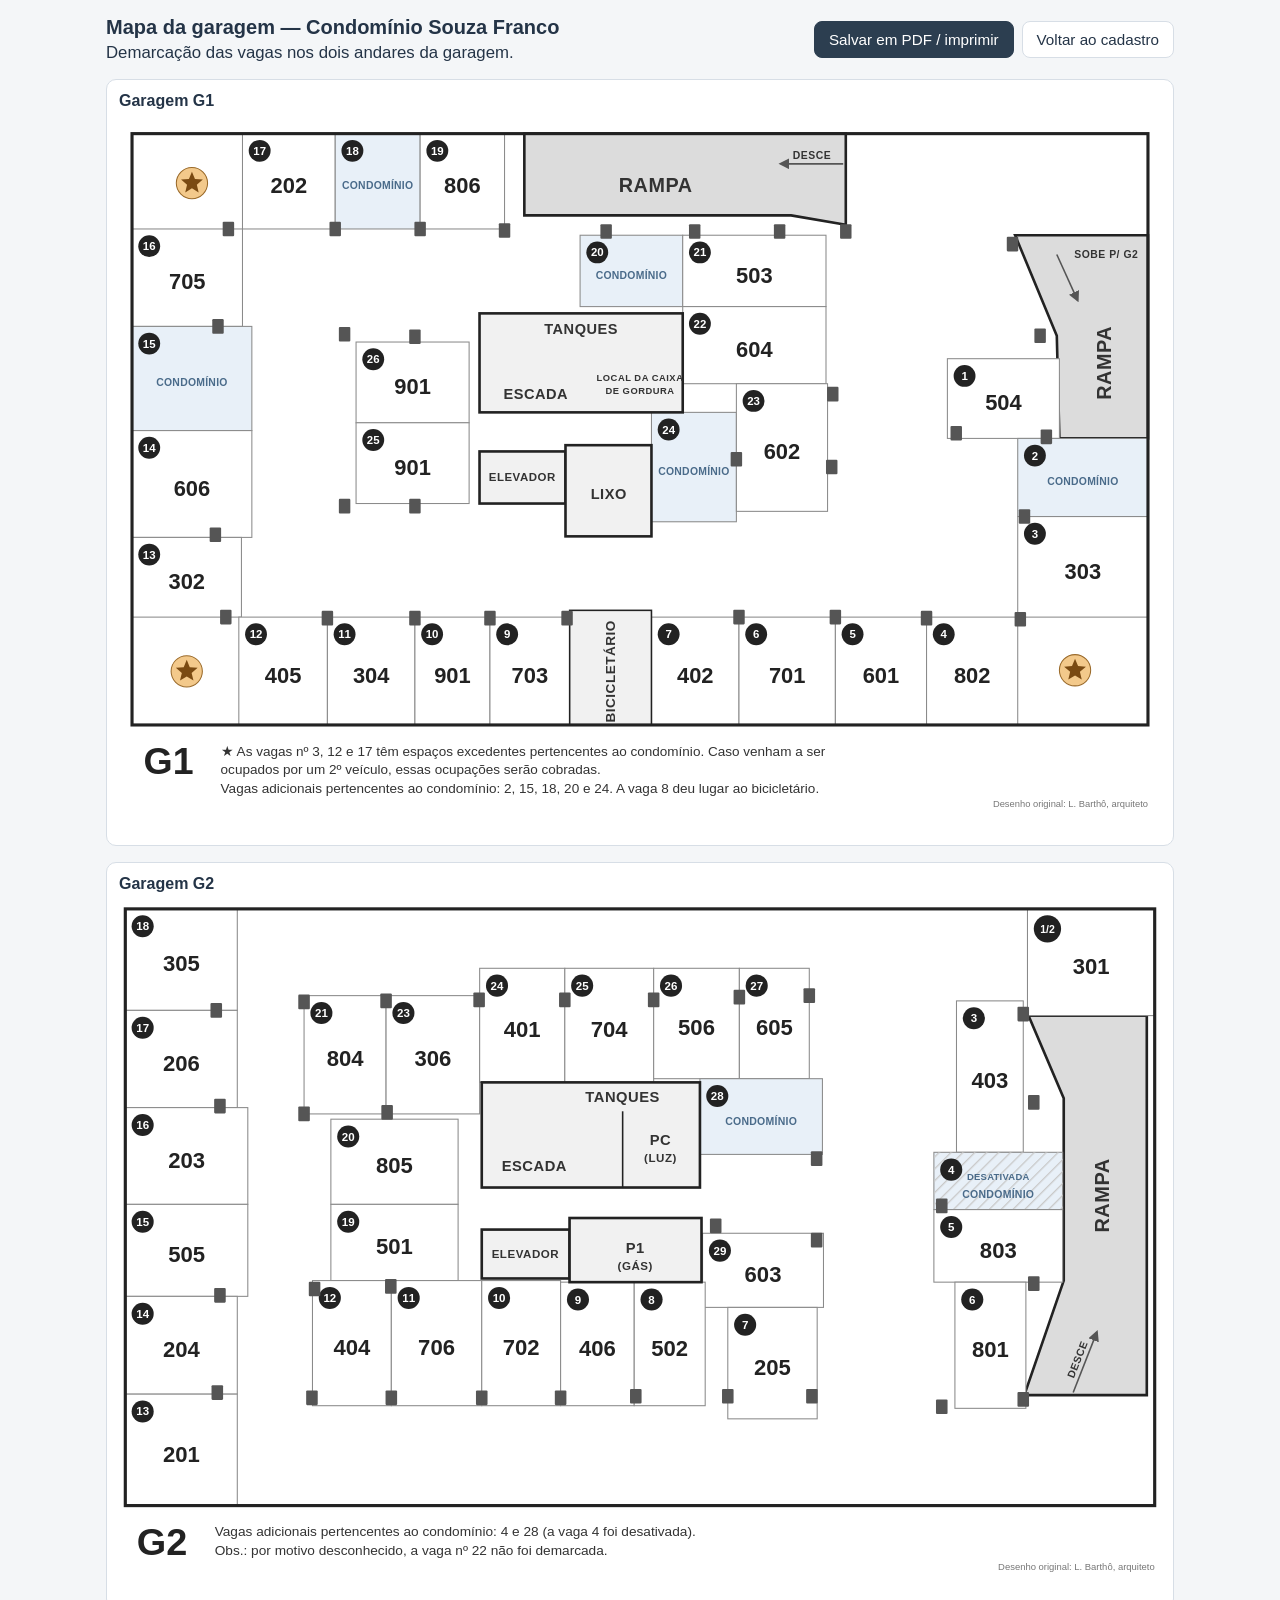
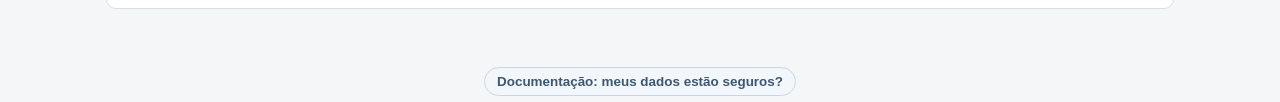
<file: mapa-vaga.html>
<!DOCTYPE html>
<html lang="pt-BR">
<head>
  <meta charset="UTF-8">
  <meta name="viewport" content="width=device-width, initial-scale=1.0, maximum-scale=1.0">
  <title>Mapa da garagem - Condomínio Souza Franco</title>
  <meta name="robots" content="noindex, nofollow, noarchive, nosnippet, noimageindex">
  <meta name="theme-color" content="#2c3e50">
  <link rel="icon" type="image/png" sizes="32x32" href="favicon/favicon-32x32.png">
  <link rel="shortcut icon" href="favicon/favicon.ico">

  <!-- Mapa da garagem com a vaga do morador pintada. Endereço: mapa-vaga.html?apto=606&andar=G1&vaga=14
       (sem parâmetros, mostra os dois andares sem destaque). "Salvar em PDF" usa a impressão do
       navegador em A4 paisagem, uma garagem por página. -->
  <style>
    :root { --texto: #243447; --suave: #5f7287; --borda: #d7dee6; --destaque: #e65100; }
    * { box-sizing: border-box; }
    body { margin: 0; font-family: Arial, Helvetica, sans-serif; color: var(--texto); background: #f4f6f8; }
    .topo { max-width: 1100px; margin: 0 auto; padding: 16px; display: flex; flex-wrap: wrap; gap: 12px; align-items: center; justify-content: space-between; }
    .topo h1 { margin: 0; font-size: 1.25rem; }
    .topo p { margin: 4px 0 0; color: var(--suave); }
    .topo .sua-vaga { color: var(--texto); font-size: 1.05rem; }
    .topo .sua-vaga strong { color: var(--destaque); }
    .acoes { display: flex; gap: 8px; flex-wrap: wrap; }
    .acoes button, .acoes a { padding: 9px 14px; border-radius: 8px; border: 1px solid var(--borda); background: #fff; color: var(--texto); font-size: 0.95rem; cursor: pointer; text-decoration: none; }
    .acoes button { background: #2c3e50; border-color: #2c3e50; color: #fff; }
    main { max-width: 1100px; margin: 0 auto; padding: 0 16px 24px; }
    .folha { background: #fff; border: 1px solid var(--borda); border-radius: 10px; padding: 12px; margin-bottom: 16px; }
    .folha h2 { margin: 0 0 8px; font-size: 1rem; }
    .folha svg { display: block; width: 100%; height: auto; }
    body.retrato .folha svg { max-width: 560px; margin: 0 auto; }
    .erro { color: #b3261e; }
    .carregando { font-size: 0.8rem; color: var(--suave); font-style: italic; }
    body.no-popup .so-fora-do-popup { display: none !important; }
    body.no-popup .topo { padding-right: 56px; }

    /* Destaque da vaga do morador */
    .vaga.destaque rect { fill: #ffd180 !important; stroke: #e65100 !important; stroke-width: 7 !important; }
    .vaga.destaque .num-vaga circle { fill: #e65100; }
    .vaga.destaque .apto { fill: #7a2e00; }

    @media print {
      body { background: #fff; }
      .acoes, .nao-imprimir { display: none !important; }
      .topo { padding: 0 0 4mm; max-width: none; }
      main { padding: 0; max-width: none; }
      .folha { border: 0; padding: 0; margin: 0; page-break-after: always; break-after: page; }
      .folha:last-child { page-break-after: auto; break-after: auto; }
      .folha svg { max-height: 172mm; width: auto; max-width: 100%; margin: 0 auto; }
      body.retrato .folha svg { max-height: 262mm; }
    }
  </style>
  <script src="js/regras.js?v=20261009Z" defer></script>
  <script src="js/data/backend.js?v=20261009Z" defer></script>
  <script src="js/mapa-vaga.js?v=20261026A" defer></script>
</head>
<body>
  <header class="topo">
    <div>
      <h1>Mapa da garagem — Condomínio Souza Franco</h1>
      <p id="textoVaga" class="sua-vaga"><span class="carregando">Carregando</span></p>
    </div>
    <div class="acoes">
      <button type="button" id="btnImprimir">Salvar em PDF / imprimir</button>
      <a href="index.html" class="nao-imprimir so-fora-do-popup">Voltar ao cadastro</a>
    </div>
  </header>
  <main id="mapas"></main>
<footer class="rodape-site nao-imprimir so-fora-do-popup" style="max-width:750px;margin:18px auto 6px;text-align:center;font-size:0.82rem;">
  <a href="seguranca.html" style="display:inline-block;padding:6px 12px;border-radius:999px;border:1px solid #c9d7e5;background:#f3f7fb;color:#3b5873;font-size:0.84rem;font-weight:600;text-decoration:none;">Documentação: meus dados estão seguros?</a>
</footer>
</body>
</html>
</file>
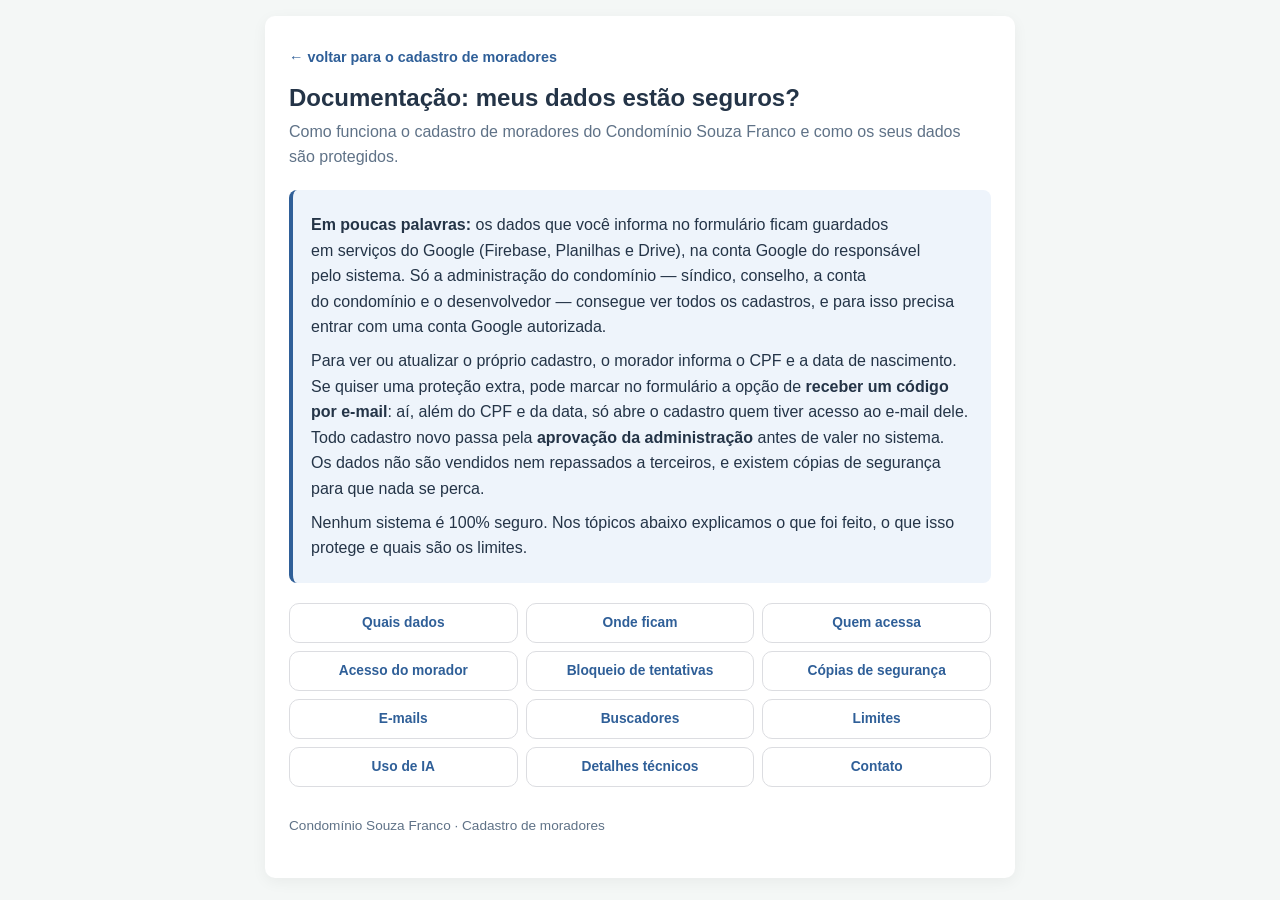
<file: seguranca.html>
<!DOCTYPE html>
<html lang="pt-BR">
<head>
  <meta charset="UTF-8">
  <meta name="viewport" content="width=device-width, initial-scale=1.0, maximum-scale=1.0">
  <meta name="robots" content="noindex, nofollow, noarchive, nosnippet, noimageindex">
  <title>Meus dados estão seguros? — Cadastro de moradores</title>
  <link rel="icon" type="image/png" sizes="32x32" href="favicon/favicon-32x32.png">
  <link rel="shortcut icon" href="favicon/favicon.ico">
  <style>
    :root {
      --texto: #243447;
      --suave: #5f7287;
      --borda: #dcdde1;
      --fundo: #f4f7f6;
      --cartao: #ffffff;
      --destaque: #2f5f98;
      --destaque-fundo: #eef4fb;
    }
    * { box-sizing: border-box; }
    body {
      margin: 0;
      padding: 16px;
      background: var(--fundo);
      color: var(--texto);
      font-family: 'Segoe UI', Tahoma, Geneva, Verdana, sans-serif;
      font-size: 16px;
      line-height: 1.6;
    }
    main {
      max-width: 750px;
      margin: 0 auto;
      background: var(--cartao);
      padding: 28px 24px;
      border-radius: 10px;
      box-shadow: 0 4px 15px rgba(0, 0, 0, 0.05);
    }
    .voltar { font-size: 0.9rem; font-weight: 600; color: var(--destaque); text-decoration: none; }
    h1 { font-size: 1.5rem; line-height: 1.3; margin: 12px 0 6px; text-wrap: balance; }
    .subtitulo { color: var(--suave); margin: 0 0 20px; }
    p, li { text-wrap: pretty; }
    ul { padding-left: 22px; }
    li { margin: 4px 0; }
    a { color: var(--destaque); }
    .resumo {
      background: var(--destaque-fundo);
      border-left: 4px solid var(--destaque);
      border-radius: 8px;
      padding: 14px 18px;
      margin-bottom: 20px;
    }
    .resumo p { margin: 8px 0; }

    /* Menu de tópicos: botões como os da área da administração, 12 tópicos em linhas cheias
       (3 por linha em tela larga, 2 no celular — sem botão sozinho numa linha). */
    .menu-topicos {
      display: grid;
      grid-template-columns: repeat(3, minmax(0, 1fr));
      gap: 8px;
    }
    .menu-topicos button {
      min-height: 40px;
      padding: 8px 6px;
      border: 1px solid var(--borda);
      border-radius: 10px;
      background: var(--cartao);
      color: var(--destaque);
      font: inherit;
      font-size: 0.86rem;
      font-weight: 700;
      line-height: 1.25;
      cursor: pointer;
    }
    .menu-topicos button:hover { background: var(--destaque-fundo); }
    .menu-topicos button[aria-expanded="true"] { background: var(--destaque); border-color: var(--destaque); color: #fff; }
    @media (max-width: 560px) {
      .menu-topicos { grid-template-columns: repeat(2, minmax(0, 1fr)); }
      .menu-topicos button { font-size: 0.8rem; }
    }

    .topico {
      margin-top: 14px;
      padding: 16px 18px;
      border: 1px solid var(--borda);
      border-radius: 10px;
    }
    .topico[hidden] { display: none; }
    .topico-topo { display: flex; align-items: flex-start; justify-content: space-between; gap: 12px; }
    .topico h2 { font-size: 1.12rem; margin: 0; text-wrap: balance; }
    .topico h3 { font-size: 0.95rem; margin: 14px 0 2px; }
    .fechar-topico {
      flex: none;
      width: 32px;
      height: 32px;
      border: 1px solid var(--borda);
      border-radius: 50%;
      background: var(--cartao);
      color: var(--suave);
      font-size: 1.2rem;
      line-height: 1;
      cursor: pointer;
    }
    .fechar-topico:hover { background: var(--destaque-fundo); }
    table { width: 100%; border-collapse: collapse; font-size: 0.9rem; margin: 8px 0; }
    th, td { text-align: left; padding: 6px 8px; border-bottom: 1px solid var(--borda); vertical-align: top; }
    th { color: var(--suave); font-weight: 600; }
    .tabela { overflow-x: auto; }
    .rodape { margin-top: 28px; font-size: 0.85rem; color: var(--suave); }
    @media (max-width: 480px) {
      main { padding: 22px 16px; }
      h1 { font-size: 1.3rem; }
      .topico { padding: 14px; }
    }
  </style>
</head>
<body>
<main>
  <a class="voltar" id="linkVoltar" href="index.html">← voltar para o cadastro de moradores</a>
  <h1>Documentação: meus dados estão seguros?</h1>
  <p class="subtitulo">Como funciona o cadastro de moradores do Condomínio Souza Franco e como os seus dados são protegidos.</p>

  <div class="resumo">
    <p><strong>Em poucas palavras:</strong> os dados que você informa no formulário ficam guardados em serviços do Google
      (Firebase, Planilhas e Drive), na conta Google do responsável pelo sistema. Só a administração do condomínio —
      síndico, conselho, a conta do condomínio e o desenvolvedor — consegue ver todos os cadastros, e para isso precisa
      entrar com uma conta Google autorizada.</p>
    <p>Para ver ou atualizar o próprio cadastro, o morador informa o CPF e a data de nascimento. Se quiser uma proteção
      extra, pode marcar no formulário a opção de <strong>receber um código por e-mail</strong>: aí, além do CPF e da data,
      só abre o cadastro quem tiver acesso ao e-mail dele. Todo cadastro novo passa pela <strong>aprovação da administração</strong> antes de valer no sistema. Os dados não são vendidos nem repassados a terceiros, e existem
      cópias de segurança para que nada se perca.</p>
    <p>Nenhum sistema é 100% seguro. Nos tópicos abaixo explicamos o que foi feito, o que isso protege e quais são os limites.</p>
  </div>

  <nav class="menu-topicos" aria-label="Tópicos">
    <button type="button" aria-expanded="false" aria-controls="dados">Quais dados</button>
    <button type="button" aria-expanded="false" aria-controls="onde">Onde ficam</button>
    <button type="button" aria-expanded="false" aria-controls="quem">Quem acessa</button>
    <button type="button" aria-expanded="false" aria-controls="morador">Acesso do morador</button>
    <button type="button" aria-expanded="false" aria-controls="tentativas">Bloqueio de tentativas</button>
    <button type="button" aria-expanded="false" aria-controls="copias">Cópias de segurança</button>
    <button type="button" aria-expanded="false" aria-controls="emails">E-mails</button>
    <button type="button" aria-expanded="false" aria-controls="busca">Buscadores</button>
    <button type="button" aria-expanded="false" aria-controls="limites">Limites</button>
    <button type="button" aria-expanded="false" aria-controls="ia">Uso de IA</button>
    <button type="button" aria-expanded="false" aria-controls="tecnico">Detalhes técnicos</button>
    <button type="button" aria-expanded="false" aria-controls="contato">Contato</button>
  </nav>

  <section class="topico" id="dados" hidden>
    <div class="topico-topo"><h2>Quais dados são coletados e para quê</h2><button type="button" class="fechar-topico" aria-label="Fechar">&times;</button></div>
    <p>Nome, CPF, data de nascimento, RG, telefones e e-mail do morador; ocupantes do apartamento; contatos de emergência;
      veículos e vaga de garagem; bicicletas; animais de estimação; prestadores de serviço; e, para inquilinos, dados da
      locação e a cópia do contrato.</p>
    <p>Esses dados são usados pela administração do condomínio para identificar os moradores, cuidar da segurança e do
      controle de acesso, organizar a garagem e entrar em contato em caso de emergência.</p>
  </section>

  <section class="topico" id="onde" hidden>
    <div class="topico-topo"><h2>Onde os dados ficam guardados</h2><button type="button" class="fechar-topico" aria-label="Fechar">&times;</button></div>
    <p>O sistema usa serviços de empresas conhecidas, cada um com uma função:</p>
    <div class="tabela">
      <table>
        <tr><th>Serviço</th><th>Para que é usado</th></tr>
        <tr><td><strong>Google Firebase</strong> (Cloud Firestore)</td><td>Banco de dados principal, onde ficam os cadastros.</td></tr>
        <tr><td><strong>Google Apps Script</strong></td><td>O "servidor" do sistema: recebe os pedidos do formulário, confere as permissões e lê ou grava no banco de dados.</td></tr>
        <tr><td><strong>Google Planilhas e Google Drive</strong></td><td>Cópia de segurança dos dados, relatórios em PDF, o PDF de cada cadastro e as cópias dos contratos de locação.</td></tr>
        <tr><td><strong>Gmail</strong> (pelo Apps Script)</td><td>Envio dos e-mails automáticos do sistema.</td></tr>
        <tr><td><strong>GitHub Pages</strong></td><td>Hospeda as páginas do site (o formulário e a área da administração). Só o código do site fica lá — nenhum dado de morador.</td></tr>
      </table>
    </div>
    <p>A conexão entre o seu navegador e o sistema é criptografada (HTTPS). Os serviços do Google também guardam os dados
      criptografados nos seus servidores, conforme as políticas do próprio Google.</p>
  </section>

  <section class="topico" id="quem" hidden>
    <div class="topico-topo"><h2>Quem tem acesso aos cadastros</h2><button type="button" class="fechar-topico" aria-label="Fechar">&times;</button></div>
    <p>Só quem está cadastrado na página <strong>Membros</strong> da área da administração:</p>
    <ul>
      <li>a conta de e-mail do condomínio;</li>
      <li>o síndico;</li>
      <li>até três membros do conselho;</li>
      <li>o desenvolvedor do sistema.</li>
    </ul>
    <p>Para entrar, a pessoa faz login com a conta Google. O sistema confere com o próprio Google se o login é verdadeiro e
      se o e-mail está na lista de membros. Quem não está na lista não vê nada.</p>
    <p>Cada papel tem permissões diferentes. Por exemplo, o síndico não pode trocar quem é o síndico, e cada membro do
      conselho só pode alterar o próprio e-mail de acesso. Quando alguém sai da lista de membros, perde o acesso.</p>
    <p>Toda alteração feita pela administração fica registrada com o e-mail de quem fez, no histórico do próprio
      cadastro e no painel "Últimas alterações".</p>
  </section>

  <section class="topico" id="morador" hidden>
    <div class="topico-topo"><h2>Como o morador acessa o próprio cadastro</h2><button type="button" class="fechar-topico" aria-label="Fechar">&times;</button></div>
    <p>Para abrir e atualizar o próprio cadastro, o morador informa o <strong>CPF</strong> e a <strong>data de
      nascimento</strong>. Os dois precisam conferir com o mesmo cadastro. Para evitar tentativas de adivinhação, existe
      um limite de tentativas erradas (veja "Bloqueio de tentativas").</p>
    <h3>Proteção extra opcional: código por e-mail</h3>
    <p>No formulário, o morador pode marcar <strong>"Exigir código por e-mail para abrir meu cadastro"</strong>. Com isso,
      depois do CPF e da data de nascimento, o sistema manda um código de 6 dígitos para o e-mail do cadastro, válido por
      10 minutos, e só mostra os dados depois do código certo. Assim, quem souber o CPF e a data de nascimento de alguém
      não consegue abrir o cadastro sem acesso ao e-mail da pessoa.</p>
    <ul>
      <li>Código errado conta como tentativa errada (veja "Bloqueio de tentativas").</li>
      <li>Um novo código só pode ser pedido 1 minuto depois do anterior.</li>
      <li>Se o sistema estiver no modo de contingência, esses cadastros não abrem até o sistema principal voltar.</li>
      <li>Se o morador perder o acesso ao e-mail, a administração pode desligar a opção. Isso fica registrado com o
        e-mail de quem desligou.</li>
    </ul>
    <p>Depois de cada envio, o sistema manda para o e-mail informado no formulário uma cópia do cadastro em PDF, para
      conferência.</p>
  </section>

  <section class="topico" id="tentativas" hidden>
    <div class="topico-topo"><h2>Bloqueio após 5 tentativas erradas</h2><button type="button" class="fechar-topico" aria-label="Fechar">&times;</button></div>
    <p>Serve para impedir que alguém descubra a data de nascimento de outra pessoa testando várias datas.</p>
    <h3>O que conta como tentativa errada</h3>
    <ul>
      <li>Buscar o cadastro com um CPF e uma data de nascimento que não conferem com nenhum cadastro. Tanto faz se o erro
        está no CPF, na data ou nos dois: o sistema responde com a mesma mensagem e conta uma tentativa errada para o
        CPF digitado.</li>
      <li>Tentar enviar uma atualização do cadastro sem que o CPF e a data de nascimento confiram.</li>
    </ul>
    <h3>O que não conta</h3>
    <ul>
      <li>CPF com menos de 11 números ou data de nascimento em formato inválido: o sistema avisa o erro sem fazer a busca.</li>
      <li>Falhas técnicas (por exemplo, o servidor demorar a responder).</li>
    </ul>
    <h3>Como funciona o bloqueio</h3>
    <ul>
      <li>A contagem é feita <strong>por CPF</strong>, e não por aparelho ou pessoa. Consulta e atualização somam na
        mesma contagem.</li>
      <li>Cada tentativa errada fica contando por 15 minutos. Se passarem 15 minutos sem novos erros, a contagem volta
        a zero. Uma busca certa também zera a contagem.</li>
      <li>Na <strong>5ª tentativa errada</strong> dentro desse período, o CPF fica <strong>bloqueado sem prazo</strong>.
        Enquanto estiver bloqueado, nem a combinação certa é aceita.</li>
      <li>Cada bloqueio fica registrado com o CPF, o morador (quando o CPF é de um cadastro), a data e hora, o motivo e
        o tipo de erro de cada tentativa — por exemplo, "data de nascimento incorreta" ou "CPF não cadastrado". Esse
        detalhe fica só no registro interno: para quem tenta, a mensagem é sempre a mesma.</li>
    </ul>
    <h3>Como recuperar o acesso</h3>
    <ul>
      <li>O bloqueio não acaba sozinho. É preciso pedir o desbloqueio ao síndico ou pelo e-mail
        <a href="mailto:condominiosouzafranco@gmail.com">condominiosouzafranco@gmail.com</a>.</li>
      <li>A administração desbloqueia pela página "Bloqueios" da área restrita. O desbloqueio só libera o acesso: o
        registro do bloqueio continua guardado, junto com quem desbloqueou e a data e hora.</li>
      <li>Se o problema for um dado errado no cadastro (por exemplo, a data de nascimento), a administração também pode
        conferir e corrigir.</li>
    </ul>
    <p>Como a contagem é por CPF, se outra pessoa errar 5 vezes com o seu CPF, o seu acesso fica bloqueado até a
      administração desbloquear. É um efeito colateral conhecido dessa proteção, e o histórico ajuda a administração a
      identificar esses casos.</p>
  </section>

  <section class="topico" id="copias" hidden>
    <div class="topico-topo"><h2>Cópias de segurança e histórico</h2><button type="button" class="fechar-topico" aria-label="Fechar">&times;</button></div>
    <ul>
      <li>A cada alteração, o sistema faz automaticamente uma cópia completa dos dados (um arquivo técnico e uma cópia da
        planilha) numa pasta do Google Drive da administração.</li>
      <li>Ficam guardadas todas as cópias dos últimos 30 dias e, das mais antigas, uma por mês. As que sobram vão para
        uma pasta "Lixeira", e a exclusão definitiva é feita manualmente pela administração.</li>
      <li>Cada cadastro tem um PDF com a versão mais recente, e as versões anteriores ficam numa subpasta de backup.</li>
      <li>Se o banco de dados principal ficar fora do ar, o sistema passa a ler a planilha de cópia, só para consulta. Nesse
        modo não é possível alterar dados, para evitar que as informações fiquem diferentes entre os dois lugares.</li>
    </ul>
  </section>

  <section class="topico" id="emails" hidden>
    <div class="topico-topo"><h2>E-mails enviados pelo sistema</h2><button type="button" class="fechar-topico" aria-label="Fechar">&times;</button></div>
    <ul>
      <li><strong>Para a administração, uma vez por mês:</strong> um resumo com as alterações feitas nos cadastros no mês.
        Esse e-mail não traz CPF nem outros documentos — só o que mudou e quem mudou. Quem recebe é escolhido na página
        "Notificações".</li>
      <li><strong>Para a administração, na hora:</strong> um aviso quando um cadastro é excluído, para o síndico, o
        condomínio e o desenvolvedor que estiverem marcados em "Notificações". O conselho vê no resumo mensal.</li>
      <li><strong>Para a administração, quando um CPF é bloqueado:</strong> um aviso para quem está marcado em "Notificações", com o CPF, o
        cadastro (se houver), a data e hora e o motivo do bloqueio.</li>
      <li><strong>Para o morador, uma vez por ano:</strong> se o cadastro ficar 1 ano sem atualização, um e-mail pede que ele
        revise e confirme ou atualize os dados, com o link do formulário. No máximo um e-mail por ano.</li>
      <li><strong>Para o morador:</strong> um link para a cópia do próprio cadastro em PDF, no Google Drive, enviado ao
        e-mail informado no formulário. O arquivo é compartilhado só com esse e-mail (e com a administração). Se o e-mail
        não for de uma conta Google, o PDF vai anexado. Ele contém dados pessoais: não repasse o link nem o arquivo.</li>
    </ul>
  </section>

  <section class="topico" id="busca" hidden>
    <div class="topico-topo"><h2>O site não aparece em buscadores</h2><button type="button" class="fechar-topico" aria-label="Fechar">&times;</button></div>
    <p>As páginas do sistema têm uma instrução ("noindex") que pede aos buscadores, como Google e Bing, para não
      listarem o site nos resultados de pesquisa. Assim, quem pesquisar o nome do condomínio não deve encontrar o
      formulário nem a área da administração.</p>
    <p><strong>Limitações:</strong></p>
    <ul>
      <li>É um pedido, não um bloqueio. Os buscadores mais conhecidos respeitam essa instrução, mas nada obriga um robô
        a respeitá-la.</li>
      <li>Não esconde o site de quem tem o endereço: qualquer pessoa com o link consegue abrir as páginas.</li>
      <li>Não protege os dados por si só. Quem protege os cadastros são as regras de acesso descritas nos outros tópicos
        (CPF e data de nascimento para o morador, login autorizado para a administração).</li>
    </ul>
  </section>

  <section class="topico" id="limites" hidden>
    <div class="topico-topo"><h2>O que esta proteção não cobre</h2><button type="button" class="fechar-topico" aria-label="Fechar">&times;</button></div>
    <ul>
      <li>Quem souber o CPF e a data de nascimento de um morador consegue abrir o cadastro dele. São dados que nem
        sempre são secretos; o bloqueio após 5 tentativas reduz o risco, mas não o elimina.</li>
      <li>O bloqueio por CPF pode ser usado de má-fé para travar o acesso de outra pessoa até a administração desbloquear.</li>
      <li>Os membros da administração conseguem ver, baixar e imprimir os dados. O sistema registra as alterações, mas
        não consegue impedir o que alguém autorizado faz com uma cópia.</li>
      <li>A segurança também depende das contas Google dos membros. Recomenda-se usar senha forte e verificação em duas
        etapas.</li>
      <li>Os dados dependem da disponibilidade e da segurança dos serviços do Google, que estão fora do controle do
        condomínio.</li>
    </ul>
  </section>

  <section class="topico" id="ia" hidden>
    <div class="topico-topo"><h2>Desenvolvimento com auxílio de inteligência artificial</h2><button type="button" class="fechar-topico" aria-label="Fechar">&times;</button></div>
    <p>Este sistema foi desenvolvido com o auxílio de inteligência artificial, usando o <strong>Claude</strong>, da
      Anthropic. A IA participou do processo de desenvolvimento — escrevendo e revisando código, testando e ajustando o
      sistema — sempre sob a supervisão e as decisões do desenvolvedor responsável.</p>
    <p>Durante o desenvolvimento e a manutenção, a IA trabalhou com o código e, em algumas tarefas, com arquivos do
      sistema. O sistema em funcionamento não envia dados de moradores para nenhuma inteligência artificial.</p>
  </section>

  <section class="topico" id="tecnico" hidden>
    <div class="topico-topo"><h2>Detalhes técnicos</h2><button type="button" class="fechar-topico" aria-label="Fechar">&times;</button></div>
    <ul>
      <li>O navegador nunca acessa o banco de dados diretamente: todas as leituras e gravações passam pelo Apps Script,
        que usa uma credencial de conta de serviço guardada nas propriedades do script, e não no código do site.</li>
      <li>O login da administração usa o "Fazer login com o Google". O token recebido é validado no servidor pelo
        Google (assinatura, emissor, validade e aplicativo de destino) antes de qualquer operação restrita.</li>
      <li>As permissões de cada papel são conferidas no servidor, não só na tela.</li>
      <li>Sessão de 1 hora do morador: depois que o CPF e a data de nascimento conferem (no Kit de Boas-vindas ou na
        consulta do cadastro), o site guarda os dois só nesta aba do navegador (sessionStorage) por 1 hora, para não
        pedir de novo. Junto, guarda o nome, o apartamento e o e-mail do cadastro, só para mostrar no topo da página.
        Na tela, aparecem só os 3 primeiros dígitos do CPF e o dia do aniversário. Tocar em "Sair" ou fechar a aba
        apaga esses dados; o servidor continua conferindo o CPF e a data a cada uso.</li>
      <li>Login de admin e de morador: entrar pela área de administração com o Google também abre a sessão de morador
        (se a pessoa tiver cadastro). Entrar pelo CPF abre só a sessão de morador, nunca o login de admin. Tocar em
        "Sair" em qualquer lugar do site (na home ou na área de administração) encerra os dois nesta aba.</li>
      <li>Código por e-mail: o código fica guardado só como resumo criptográfico (SHA-256) por 10 minutos. Abrir com
        o código cria uma sessão de 1 hora, exigida também para gravar a atualização desse cadastro.</li>
      <li>As tentativas erradas ficam no cache do Apps Script por 15 minutos; os bloqueios, no Firestore (um registro
        permanente por bloqueio, completado no desbloqueio, e um marcador do bloqueio em vigor). Vale tanto para a
        consulta quanto para a atualização do cadastro.</li>
      <li>Os campos digitados são validados e tratados antes de ser gravados ou exibidos.</li>
      <li>A pasta do sistema no Google Drive é compartilhada como "leitor" com os e-mails da página Membros. Quem sai
        da lista perde esse acesso, se ele tiver sido dado pelo próprio sistema.</li>
      <li>As páginas têm a meta tag <code>robots</code> com <code>noindex, nofollow, noarchive, nosnippet,
        noimageindex</code>.</li>
    </ul>
  </section>

  <section class="topico" id="contato" hidden>
    <div class="topico-topo"><h2>Dúvidas, correção ou exclusão de dados</h2><button type="button" class="fechar-topico" aria-label="Fechar">&times;</button></div>
    <p>Para esclarecer dúvidas, consultar, corrigir ou pedir a exclusão dos seus dados, escreva para
      <a href="mailto:condominiosouzafranco@gmail.com">condominiosouzafranco@gmail.com</a>.</p>
  </section>

  <p class="rodape">Condomínio Souza Franco · Cadastro de moradores</p>
</main>
<script>
  // "Voltar" inteligente: volta para a página de onde a pessoa veio (área da administração, mapa da
  // vaga ou formulário). Se veio de uma página do próprio site, usa o histórico do navegador, que
  // devolve a página no mesmo ponto em que estava (ex.: o painel aberto no admin).
  (function() {
    var link = document.getElementById("linkVoltar");
    // Dentro do popup do site (aberto pelo kit): "voltar" fecha o popup, em vez de carregar outra página dentro dele.
    if (window.parent !== window) {
      link.addEventListener("click", function(e) { e.preventDefault(); window.parent.postMessage("fechar-popup-link", location.origin); });
      return;
    }
    var origem = "";
    try { var r = new URL(document.referrer); if (r.origin === location.origin) origem = r.pathname; } catch (e) {}
    if (!origem) return;
    if (/admin.html$/.test(origem)) { link.href = "admin.html"; link.textContent = "← voltar para a área da administração"; }
    else if (/mapa-vaga.html$/.test(origem)) { link.href = "mapa-vaga.html"; link.textContent = "← voltar para o mapa da vaga"; }
    link.addEventListener("click", function(e) {
      if (history.length > 1) { e.preventDefault(); history.back(); }
    });
  })();

  // Accordion exclusivo: abrir um tópico fecha o anterior; clicar de novo no aberto (ou no ×) fecha.
  (function() {
    var botoes = Array.prototype.slice.call(document.querySelectorAll(".menu-topicos button"));
    function abrir(id) {
      botoes.forEach(function(b) {
        var alvo = document.getElementById(b.getAttribute("aria-controls"));
        var aberto = b.getAttribute("aria-controls") === id;
        b.setAttribute("aria-expanded", aberto ? "true" : "false");
        alvo.hidden = !aberto;
      });
      if (id) document.getElementById(id).scrollIntoView({ behavior: "smooth", block: "nearest" });
    }
    botoes.forEach(function(b) {
      b.addEventListener("click", function() {
        abrir(b.getAttribute("aria-expanded") === "true" ? null : b.getAttribute("aria-controls"));
      });
    });
    document.querySelectorAll(".fechar-topico").forEach(function(x) {
      x.addEventListener("click", function() { abrir(null); });
    });
    // Link direto para um tópico (ex.: seguranca.html#tentativas) já abre esse tópico.
    var hash = location.hash.replace("#", "");
    if (hash && document.getElementById(hash) && document.getElementById(hash).classList.contains("topico")) abrir(hash);
  })();
</script>
<script src="js/popup-links.js?v=20261010C"></script>
<script src="js/sem-conectivos.js?v=20261009Z"></script>
</body>
</html>
</file>
<file: css/base.css>
/* VARIÁVEIS, BODY E CONTAINER PRINCIPAL */ 

:root {
  --primary-color: #2c3e50;
  --accent-color: #3498db;
  --bg-color: #f4f7f6;
  --card-bg: #ffffff;
  --text-color: #333333;
  --border-color: #dcdde1;
  --secondary-color: #7f8c8d;
  --secondary-hover: #6c7a7d;
}

body {
  font-family: 'Segoe UI', Tahoma, Geneva, Verdana, sans-serif;
  background-color: var(--bg-color);
  color: var(--text-color);
  margin: 0;
  padding: 15px;
  font-size: 16px;
  line-height: 1.5;
}

/* Bloco de busca por CPF: mantém o layout horizontal/vertical com foco em legibilidade */
.consulta-grupo {
  display: flex;
  flex-direction: column;
  width: 100%;
}

.container {
  max-width: 750px;
  margin: 0 auto;
  background: var(--card-bg);
  padding: 25px;
  border-radius: 10px;
  box-shadow: 0 4px 15px rgba(0,0,0,0.05);
  box-sizing: border-box;
}

h1 {
  font-size: 1.5rem;
  color: var(--primary-color);
  margin-bottom: 5px;
  text-align: center;
}

h2.subtitulo {
    font-size: 1.25em;
    display: block;
    font-weight: 500;
    text-align: center;
    font-style: italic;
    margin-top: 5px;
}

.subtitle {
  text-align: center;
  color: #7f8c8d;
  margin-bottom: 25px;
  font-size: 0.95rem;
}

.section {
  margin-bottom: 28px;
  padding-top: 6px;
}

#secApto {
  margin-top: 20px;
}

.hidden {
  display: none;
}

.title-grupo {
  font-size: 1.1rem;
  border-bottom: 2px solid var(--accent-color);
  padding-bottom: 4px;
  margin-top: 25px;
}

.link-destaque {
  text-align: center;
  font-weight: bold;
  margin-top: 0;
  margin-bottom: 25px;
  font-size: 0.95rem;
}

.link-admin-topo {
  text-align: center;
  margin-top: 0;
  margin-bottom: 10px;
  font-size: 0.84rem;
  font-weight: 600;
}

.link-admin-topo a {
  display: inline-block;
  padding: 6px 12px;
  border-radius: 999px;
  border: 1px solid #c9d7e5;
  background: #f3f7fb;
  color: var(--primary-color-soft);
  text-decoration: none;
  transition: background-color 0.18s ease, border-color 0.18s ease, color 0.18s ease;
}

.link-admin-topo a:hover {
  background: #e9f1f8;
  border-color: #b7c9db;
}

.link-admin-topo a:focus-visible {
  outline: 2px solid rgba(31, 93, 153, 0.3);
  outline-offset: 2px;
}

.link-destaque a, .email-link {
  color: var(--accent-color);
  text-decoration: none;
  transition: color 0.2s ease;
}

.link-destaque a:hover, .email-link:hover {
  text-decoration: underline;
  color: #2980b9;
}

#secFinal p.desc-secao {
    margin-top: 10px;
}

div#secDetalhes {
    margin-bottom: 0px;
}

/* Topo do formulário: "Acessar área da administração" e "Documentação" lado a lado, ocupando a linha toda. */
.link-admin-topo {
  display: flex;
  gap: 8px;
}
.link-admin-topo a {
  flex: 1 1 0;
  min-width: 0;
  display: flex;
  align-items: center;
  justify-content: center;
  text-align: center;
  line-height: 1.25;
  color: #3b5873;
  text-wrap: balance;
  border-radius: 12px;
}

.nota-kit { font-size: 0.8rem; margin-top: -6px; }

/* Botão do Kit de Boas-vindas, com a explicação logo abaixo */
.link-destaque { margin-bottom: 6px; }
.link-destaque a.btn-kit {
  display: inline-block; padding: 10px 22px; border-radius: 10px; background: var(--accent-color); color: #fff;
  font-weight: 700; text-decoration: none;
}
.link-destaque a.btn-kit:hover { color: #fff; text-decoration: none; filter: brightness(1.08); }
.nota-kit { margin-top: 0 !important; margin-bottom: 25px !important; text-align: center; }
</file>
<file: css/inputs.css>
/* Labels, campos de entrada e estados visuais do formulário */

label {
  display: block;
  font-weight: 600;
  margin-top: 12px;
  margin-bottom: 8px;
  font-size: 1rem;
}

input[type="checkbox"] {
  width: 20px;
  height: 20px;
  cursor: pointer;
  vertical-align: middle;
  margin: 0;
  flex-shrink: 0;
}

.row-checkbox-morador {
  display: flex !important;
  align-items: center;
  justify-content: center;
  position: relative;
  margin: 10px auto 0;
  width: 100%;
  max-width: 340px;
  transition: opacity 0.2s ease, filter 0.2s ease;
}

.checkbox-group {
  display: flex !important;
  align-items: center;
  gap: 8px;
  margin-top: 10px;
}

.row-checkbox-morador label,
.checkbox-group label {
  margin: 0 !important;
  display: inline !important;
  font-weight: 500;
}

.btn-novo-cadastro {
  border: 1px solid #173a58;
  background: #ffffff;
  color: #173a58;
  border-radius: 8px;
  padding: 12px 46px;
  min-height: 50px;
  width: 100%;
  font-size: 1rem;
  font-weight: 700;
  position: relative;
  text-align: center;
  cursor: pointer;
  transition: background-color 0.2s ease, color 0.2s ease, border-color 0.2s ease, box-shadow 0.2s ease, transform 0.2s ease;
}

.btn-novo-cadastro:hover:not(:disabled) {
  background: #eef4fa;
  color: #173a58;
  border-color: #0f2f4a;
  box-shadow: 0 4px 12px rgba(23, 58, 88, 0.14);
}

.btn-novo-cadastro.ativo {
  background: #173a58;
  color: #ffffff;
  border-color: #173a58;
}

.btn-novo-cadastro.ativo:hover:not(:disabled) {
  background: #173a58;
  color: #ffffff;
  border-color: #173a58;
  box-shadow: none;
}

.btn-fechar-novo-cadastro {
  position: absolute;
  top: 50%;
  right: 12px;
  transform: translateY(-50%);
  width: 25px;
  height: 25px;
  border: 1px solid #173a58;
  border-radius: 4px;
  background: #ffffff;
  color: #173a58;
  font-size: 1.05rem;
  font-weight: 700;
  line-height: 1;
  cursor: pointer;
  display: inline-flex;
  align-items: center;
  justify-content: center;
  padding: 0;
  box-shadow: none;
  z-index: 2;
  transition: background-color 0.2s ease, color 0.2s ease;
}

.btn-fechar-novo-cadastro:hover:not(:disabled) {
  background: #e8f1f9;
  border-color: #173a58;
  color: #0f2f4a;
}

.btn-fechar-novo-cadastro:disabled {
  opacity: 0;
}

.btn-fechar-novo-cadastro.hidden {
  display: none !important;
}

.btn-novo-cadastro.bloqueado {
  cursor: pointer;
}

input[type="text"],
input[type="tel"],
input[type="email"],
input[type="date"],
input[type="number"],
select,
textarea {
  width: 100% !important;
  min-height: 46px;
  padding: 10px 12px;
  border: 1px solid var(--border-color);
  border-radius: 6px;
  box-sizing: border-box !important;
  font-size: 1rem;
  background-color: #fff;
  color: var(--text-color);
  font-family: inherit;
  appearance: none;
  -webkit-appearance: none;
  transition: border-color 0.2s ease, box-shadow 0.2s ease, background-color 0.2s ease;
}

select {
  padding-right: 38px;
  cursor: pointer;
  background-image:
    linear-gradient(45deg, transparent 50%, var(--accent-color) 50%),
    linear-gradient(135deg, var(--accent-color) 50%, transparent 50%);
  background-position: calc(100% - 18px) calc(50% - 3px), calc(100% - 12px) calc(50% - 3px);
  background-size: 6px 6px, 6px 6px;
  background-repeat: no-repeat;
  background-color: #fff;
}

select:hover {
  border-color: var(--accent-color);
  box-shadow: 0 0 0 2px rgba(52, 152, 219, 0.08);
}

select:focus,
input:focus,
textarea:focus {
  outline: none;
  border-color: var(--accent-color);
  box-shadow: 0 0 0 3px rgba(52, 152, 219, 0.22);
}

select option {
  color: var(--text-color);
}

input:disabled,
button:disabled {
  background-color: #e9ecef !important;
  color: #6c757d !important;
  border-color: #ced4da !important;
  cursor: not-allowed !important;
  opacity: 0.7;
}

.input-label {
  font-size: 0.95rem;
  color: #4b5563;
  margin-bottom: 4px;
  margin-top: 6px;
  font-weight: 600;
  display: block;
  text-align: left;
}

.input-label-consulta {
  font-size: 0.95rem;
  color: #4b5563;
  margin-bottom: 4px;
  margin-top: 6px;
  font-weight: 600;
  display: block;
  text-align: center;
}

.input-erro-destaque {
  border: 2px solid #e74c3c !important;
  background-color: #fdf2f2 !important;
  transition: all 0.3s ease;
}

#nascConsulta {
  text-align: center;
}

label .required-star,
.input-label .required-star {
  color: #e74c3c;
}

/* "Mora no imóvel" (só para proprietário), centralizado abaixo do vínculo */
.opcao-mora-imovel {
  margin-top: 14px;
}
.opcao-mora-imovel.hidden {
  display: none !important;
}

/* Mesmo espaço entre "vínculo", "Mora no imóvel?" e "apartamento" */
#secTipoResidente { margin-bottom: 0; }
#secApto { margin-top: 20px !important; padding-top: 0; }
.opcao-mora-imovel { margin-top: 20px !important; }

/* "Novo cadastro" desativado (com login, ou enquanto o CPF estiver preenchido): cinza, sem clique. */
.btn-novo-cadastro.bloqueado,
.btn-novo-cadastro[aria-disabled="true"] {
  background: #eef1f4;
  color: #9aa6b2;
  border-color: #d5dce3;
  box-shadow: none;
  cursor: not-allowed;
}
</file>
<file: css/consulta.css>
.card-consulta {
  background-color: #eef2f7;
  border-left: 4px solid var(--accent-color);
  padding: 20px 15px !important;
  border-radius: 8px;
  margin-bottom: 25px !important;
  min-height: 180px;
  display: flex;
  flex-direction: column;
  justify-content: center;
  box-sizing: border-box !important;
}

.card-consulta h3 {
  margin-top: 0 !important;
  margin-bottom: 15px !important;
  font-size: 0.95rem;
  color: var(--primary-color);
  line-height: 1.3;
}

.row-consulta,
#rowConsultaCpf {
  display: flex !important;
  flex-direction: column !important;
  align-items: center !important;
  gap: 10px !important;
  width: 100% !important;
  max-width: 340px !important;
  margin: 0 auto !important;
}

.row-consulta input[type="text"],
#cpfConsulta {
  margin: 0;
  text-align: center !important;
}

#cpfConsulta,
#nascConsulta,
#btnBuscarCpf,
#btnMoradorNovo,
#btnSairConsulta {
  width: 100% !important;
  min-height: 50px !important;
  height: 50px !important;
  box-sizing: border-box !important;
}

.row-consulta button,
#btnBuscarCpf {
  background-color: #24527a;
  color: white;
  border: 2px solid #173a58;
  padding: 11px 16px;
  border-radius: 8px;
  font-size: 1rem;
  font-weight: bold;
  cursor: pointer;
  white-space: nowrap;
  width: 100% !important;
  min-height: 50px !important;
  display: flex !important;
  align-items: center !important;
  justify-content: center !important;
  box-sizing: border-box !important;
  box-shadow: 0 2px 6px rgba(0,0,0,0.12);
}

.centralizado {
  text-align: center !important;
}

.centralizado h3, 
.centralizado label {
  text-align: center !important;
  display: block;
  margin-left: auto;
  margin-right: auto;
}

.centralizado select {
  text-align: center !important;
  text-align-last: center !important;
}

/* Aviso da sessão de 1 hora (js/sessao-morador.js), embaixo de "Visualizar cadastro" e "Sair". */
.aviso-sessao-morador {
  max-width: 340px;
  margin: 10px auto 0;
  padding: 8px 12px;
  border: 1px solid #c9d7e5;
  border-radius: 8px;
  background: #f3f7fb;
  color: #3b5873;
  font-size: 0.82rem;
  line-height: 1.4;
  text-align: center;
}
.aviso-sessao-morador[hidden] { display: none; }
</file>
<file: css/componentes.css>
/* Componentes dinâmicos do formulário: grupos repetíveis, veículos e pets */

.sub-title {
  font-weight: bold;
  color: var(--primary-color);
  margin-top: 15px;
  margin-bottom: 8px;
  font-size: 0.95rem;
}

.dynamic-group {
  background-color: #f8f9fa;
  border: 1px solid #e0e0e0;
  border-radius: 8px;
  padding: 12px;
  margin-bottom: 12px;
  display: flex;
  align-items: center;
  gap: 10px;
  width: 100%;
  box-sizing: border-box;
}

/* Container interno genérico */
.dynamic-group .dynamic-row {
  display: flex;
  flex-grow: 1;
  width: 100%;
  box-sizing: border-box;
}

/* 1. SEÇÕES PADRÃO (Emergência, Ocupantes, Bicicletas, Prestadores): 2 campos por linha no Desktop */
.dynamic-group:not(:has(.dynamic-row-veiculo)):not(:has(.pet-linha-principal)) .dynamic-row {
  display: grid !important;
  grid-template-columns: repeat(2, 1fr) !important;
  gap: 15px !important;
  align-items: flex-end !important;
}

.dynamic-row input, 
.dynamic-row select {
  margin: 0;
  width: 100%;
  box-sizing: border-box;
}

/* 2. LINHA DE VEÍCULOS (Carros e Motos): Usa o grid 2fr 1fr 1fr no Desktop */
.dynamic-row-veiculo {
  display: grid !important;
  grid-template-columns: 2fr 1fr 1fr !important;
  gap: 15px !important;
  align-items: flex-end !important;
  width: 100% !important;
  box-sizing: border-box !important;
}

.dynamic-row-veiculo .campo-50,
.dynamic-row-veiculo .campo-25 {
  min-width: 0 !important;
  width: 100% !important;
  box-sizing: border-box !important;
}

.dynamic-row-veiculo input, 
.dynamic-row-veiculo select {
  margin: 0 !important;
  width: 100% !important;
  box-sizing: border-box !important;
}

/* 3. SEÇÃO DE PETS: Força o container a empilhar os blocos e estiliza as linhas internas */
.dynamic-group:has(.pet-linha-principal) .dynamic-row,
.dynamic-group:has(.item-pet) .dynamic-row {
  display: flex !important;
  flex-direction: column !important;
  gap: 10px !important;
  width: 100% !important;
  box-sizing: border-box !important;
}

.pet-linha-principal {
  display: grid !important;
  grid-template-columns: 2fr 1fr !important;
  gap: 15px !important;
  width: 100% !important;
  align-items: flex-end !important;
  box-sizing: border-box !important;
}

.pet-linha-inferior {
  width: 100% !important;
  box-sizing: border-box !important;
}

.pet-linha-principal input,
.pet-linha-principal select,
.pet-linha-inferior input {
  width: 100% !important;
  box-sizing: border-box !important;
  margin: 0 !important;
}

/* BOTÕES DE AÇÃO */
.btn-add {
  background-color: #eaf6ff;
  color: #0f5d8c;
  border: 1.5px dashed #2b7fb9;
  padding: 11px 12px;
  border-radius: 8px;
  cursor: pointer;
  font-weight: 700;
  font-size: 0.92rem;
  width: 100%;
  margin-bottom: 16px;
  box-shadow: 0 1px 3px rgba(0,0,0,0.06);
}

.btn-add:hover {
  background-color: #d0e7f9;
}

/* RESPONSIVO PARA CELULAR (Abaixo de 600px) */
@media (max-width: 600px) {
  /* Carros e Motos quebram (Marca/Modelo em cima, Cor e Placa embaixo) */
  .dynamic-row-veiculo {
    grid-template-columns: repeat(2, 1fr) !important;
    gap: 10px !important;
  }

  .dynamic-row-veiculo .campo-50 {
    grid-column: span 2 !important;
  }

  .dynamic-row-veiculo .campo-25 {
    grid-column: span 1 !important;
  }

  /* Pets mantêm Nome e Porte na mesma linha (proporção 2fr 1fr) também no celular */
  .pet-linha-principal {
    grid-template-columns: 2fr 1fr !important;
    gap: 10px !important;
  }

  /* Demais seções ficam estritamente com 2 campos por linha */
  .dynamic-group:not(:has(.dynamic-row-veiculo)):not(:has(.pet-linha-principal)) .dynamic-row {
    grid-template-columns: repeat(2, 1fr) !important;
    gap: 10px !important;
  }
}

#infoVagaGaragem {
  margin-bottom: 4px;
}

/* ==========================================
   ITENS REPETÍVEIS: botão "Excluir" embaixo, de largura inteira
   ========================================== */
.dynamic-group {
  flex-direction: column;
  align-items: stretch;
}

.btn-excluir-item {
  display: block;
  width: 100%;
  margin: 0;
  padding: 8px 12px;
  border: 1px solid #f1b8b4;
  border-radius: 8px;
  background: #fdecea;
  color: #b3261e;
  font-size: 0.9rem;
  font-weight: 600;
  cursor: pointer;
  box-sizing: border-box;
  transition: background 0.15s ease;
}

.btn-excluir-item:hover {
  background: #f9d7d3;
}

/* ==========================================
   MINIATURA DA VAGA + POPUP DO MAPA (js/vaga-miniatura.js)
   ========================================== */
.miniatura-vaga-container[hidden] {
  display: none;
}

.miniatura-vaga {
  display: block;
  width: 100%;
  max-width: 420px;
  margin: 6px 0 10px;
  padding: 6px;
  border: 1px solid #d7dee6;
  border-radius: 10px;
  background: #fff;
  cursor: pointer;
  box-sizing: border-box;
}

.miniatura-vaga svg {
  display: block;
  width: 100%;
  height: auto;
}

.miniatura-vaga-dica {
  display: block;
  margin-top: 4px;
  font-size: 0.75rem;
  color: #5f7287;
  text-align: center;
}

.popup-mapa-vaga {
  position: fixed;
  inset: 0;
  z-index: 1000;
  display: flex;
  align-items: center;
  justify-content: center;
  padding: 12px;
  background: rgba(20, 30, 40, 0.6);
  box-sizing: border-box;
}

.popup-mapa-vaga[hidden] {
  display: none;
}

.popup-mapa-vaga-caixa {
  position: relative;
  width: 100%;
  max-width: 1100px;
  height: 100%;
  max-height: 900px;
  border-radius: 12px;
  background: #fff;
  overflow: hidden;
  box-shadow: 0 10px 40px rgba(0, 0, 0, 0.3);
}

.popup-mapa-vaga-caixa iframe {
  display: block;
  width: 100%;
  height: 100%;
  border: 0;
}

.popup-mapa-vaga-fechar {
  position: absolute;
  top: 8px;
  right: 8px;
  z-index: 1;
  width: 34px;
  height: 34px;
  padding: 0;
  border: 1px solid #d7dee6;
  border-radius: 50%;
  background: #fff;
  color: #243447;
  font-size: 1.3rem;
  line-height: 1;
  cursor: pointer;
}

body.popup-aberto {
  overflow: hidden;
}

/* ==========================================
   BARRA FLUTUANTE "ATUALIZAR CADASTRO" / "SAIR" (js/barra-acoes.js)
   ========================================== */
.barra-acoes-lugar {
  margin: 0 0 12px;
}

.barra-acoes-lugar[hidden],
.barra-acoes-flutuante[hidden] {
  display: none;
}

.barra-acoes-flutuante {
  display: flex;
  gap: 8px;
  padding: 8px 0;
  background: #fff;
  box-sizing: border-box;
}

/* Presa no topo da tela enquanto o morador rola o formulário. */
.barra-acoes-flutuante.fixa {
  position: fixed;
  z-index: 50;
  padding: 8px 10px;
  border-radius: 0 0 10px 10px;
  box-shadow: 0 6px 12px -6px rgba(0, 0, 0, 0.3);
}

.barra-acoes-flutuante .btn-submit {
  flex: 1;
  width: auto;
  margin: 0;
}

.barra-acoes-flutuante .btn-secondary {
  flex: 1;
  width: auto;
  margin: 0;
}

/* O "lugar" guarda o espaço da barra (o JS ajusta a altura), para a página não pular quando ela desce. */
.barra-acoes-lugar { margin: 0; }

.identidade-lugar { margin: 8px 0 10px; width: 100%; }
.identidade-lugar[hidden] { display: none; }
.identidade-logado {
  box-sizing: border-box; display: flex; align-items: center; gap: 10px; padding: 8px 12px; border-radius: 10px;
  background: #eef4fb; color: #243447; font-size: 0.86rem; font-weight: 600;
}
.identidade-texto { flex: 1; min-width: 0; text-align: left; overflow-wrap: anywhere; }
/* Sair da sessão: vermelho suave (não é alerta), à direita. */
.identidade-sair {
  flex: none; padding: 4px 14px; border-radius: 999px; border: 1px solid #c98a8a; background: #fff; color: #9b4a4a;
  font-size: 0.8rem; font-weight: 700; cursor: pointer;
}
.identidade-sair:hover { background: #fbf1f1; }
/* Outros botões "Sair" da página inicial (no lugar de "Novo cadastro" e no fim do formulário): mesmo vermelho suave. */
.btn-novo-cadastro.btn-sair-sessao,
.btn-novo-cadastro.btn-sair-sessao:hover,
#btnSairSessaoFim {
  background: #fff;
  color: #9b4a4a;
  border: 1px solid #c98a8a;
  box-shadow: none;
}
.btn-novo-cadastro.btn-sair-sessao:hover,
#btnSairSessaoFim:hover {
  background: #fbf1f1;
  color: #9b4a4a;
  border-color: #c98a8a;
}
.identidade-logado[hidden] { display: none; }
/* Quando rola para baixo, a faixa de quem está logado fica presa no topo, acima da barra. */
.identidade-logado.fixa {
  position: fixed; top: 0; z-index: 51; border-radius: 0 0 10px 10px;
  box-shadow: 0 6px 12px -6px rgba(0, 0, 0, 0.3); background: #fff; border-bottom: 1px solid #d7e0ea;
}

/* A barra só aparece quando o formulário já chegou ao topo: a página não precisa de espaço extra. */

.aviso-somente-leitura {
  font-size: 0.8rem;
  color: #6b4e00;
}

/* "Sair sem fazer alterações" com cara de botão ativo (contorno azul), para não parecer
   desabilitado ao lado do "Atualizar cadastro" desabilitado quando nada mudou. */
#btnSairSemAlterar,
.barra-acoes-flutuante .barra-acao-fechar {
  background: #ffffff;
  color: #1f5d99;
  border: 1px solid #1f5d99;
}
#btnSairSemAlterar:hover,
.barra-acoes-flutuante .barra-acao-fechar:hover {
  background: #eef4fb;
}

/* × da barra flutuante do formulário: fecha o formulário (como "Sair sem fazer alterações"). */
.barra-acoes-flutuante .btn-fechar-flutuante {
  flex: none; display: inline-flex; align-items: center; justify-content: center; width: 38px; min-width: 38px; padding: 0;
  border: 1px solid #dcdde1; border-radius: 50%; background: #fff; color: #243447; font-size: 20px; line-height: 1; cursor: pointer;
  align-self: center; height: 38px;
}
.barra-acoes-flutuante .btn-fechar-flutuante:hover { background: #f1f4f8; }

/* ---------- Popup do Kit de Boas-vindas (js/kit-acesso.js) ---------- */
.kit-modal { position: fixed; inset: 0; z-index: 10001; display: flex; align-items: center; justify-content: center; padding: 16px; background: rgba(20, 30, 45, 0.55); }
.kit-modal[hidden] { display: none; }
body.kit-modal-aberto { overflow: hidden; }
.kit-modal-caixa { width: min(460px, 100%); max-height: calc(100vh - 32px); overflow-y: auto; background: #fff; border-radius: 12px; padding: 16px 18px; box-sizing: border-box; box-shadow: 0 10px 40px rgba(0, 0, 0, 0.3); }
.kit-modal-topo { display: flex; align-items: center; justify-content: space-between; gap: 10px; margin-bottom: 6px; }
.kit-modal-topo h3 { margin: 0; font-size: 1.05rem; color: #243447; }
.kit-modal-fechar { width: 32px; height: 32px; min-width: 32px; padding: 0; border: 1px solid #dcdde1; border-radius: 50%; background: #fff; color: #243447; font-size: 20px; line-height: 1; cursor: pointer; display: inline-flex; align-items: center; justify-content: center; }
.kit-modal-fechar:hover { background: #f1f4f8; }
.kit-opcao { margin-top: 12px; padding: 12px 14px; border: 1px solid #dcdde1; border-radius: 10px; }
.kit-opcao h4 { margin: 0 0 4px; display: flex; align-items: center; gap: 8px; font-size: 0.95rem; color: #243447; }
.kit-opcao p { margin: 0 0 8px; font-size: 0.82rem; color: #5f7287; text-wrap: pretty; }
/* Campos um por linha e centralizados, como a consulta por CPF da página inicial (kit.html usa o mesmo visual) */
.kit-campos { display: flex; flex-direction: column; gap: 6px; max-width: 340px; margin: 0 auto; }
.kit-campos label { display: flex; flex-direction: column; gap: 4px; font-size: 0.95rem; font-weight: 600; color: #4b5563; text-align: center; }
.kit-campos input { width: 100%; height: 50px; box-sizing: border-box; padding: 9px 10px; border: 1px solid #dcdde1; border-radius: 8px; font-size: 1rem; text-align: center; }
form.kit-opcao { text-align: center; }
form.kit-opcao h4 { justify-content: center; }
form.kit-opcao .kit-btn { max-width: 340px; height: 50px; margin: 14px auto 0; background: #24527a; border: 2px solid #173a58; border-radius: 8px; font-size: 1rem; box-shadow: 0 2px 6px rgba(0, 0, 0, 0.12); }
.kit-btn { display: block; width: 100%; margin-top: 10px; padding: 10px 14px; box-sizing: border-box; border: 1px solid var(--accent-color, #2f5f98); border-radius: 10px; background: var(--accent-color, #2f5f98); color: #fff; font-size: 0.92rem; font-weight: 700; text-align: center; text-decoration: none; cursor: pointer; }
.kit-btn:disabled { opacity: 0.6; cursor: default; }
.kit-btn-secundario { background: #fff; color: var(--accent-color, #2f5f98); }
.kit-btn-secundario:hover { background: #e9f1fa; color: #1f4d80; text-decoration: none; }
.kit-mensagem { min-height: 1.2em; margin: 8px 0 0 !important; font-size: 0.8rem !important; }
.kit-mensagem.erro { color: #c62828 !important; }
.kit-mensagem.carregando { font-style: italic; }

/* Botão de fechar dos popups (links, Kit, mapa da vaga): o mesmo em todo o site. */
.popup-link-fechar, .kit-modal-fechar, .popup-mapa-vaga-fechar {
  display: inline-flex !important; align-items: center !important; justify-content: center !important;
  flex: none !important; width: 34px !important; height: 34px !important; min-width: 34px !important; min-height: 0 !important;
  margin: 0 !important; padding: 0 !important; border: 1px solid #d7dee6 !important; border-radius: 50% !important;
  background: #fff !important; color: #243447 !important; box-shadow: none !important; cursor: pointer;
}
.popup-link-fechar:hover, .kit-modal-fechar:hover, .popup-mapa-vaga-fechar:hover { background: #f1f4f8 !important; color: #243447 !important; }
.popup-link-fechar svg, .kit-modal-fechar svg, .popup-mapa-vaga-fechar svg { display: block; width: 16px; height: 16px; }

/* Popup do Kit: as duas opções são alternativas (uma OU outra), não passos. */
.kit-intro { margin: 2px 0 0; font-size: 0.85rem; color: #43566b; }
.kit-opcao h4 { gap: 0; }
.kit-ou { display: flex; align-items: center; gap: 10px; margin: 10px 0 -2px; color: #8a99a8; font-size: 0.78rem; font-weight: 700; text-transform: uppercase; letter-spacing: 0.06em; }
.kit-ou::before, .kit-ou::after { content: ""; flex: 1; height: 1px; background: #dcdde1; }
</file>
<file: css/utilitarios.css>
/* Ações do formulário, alertas e layouts auxiliares de apoio */

button,
a,
input,
select,
textarea {
  touch-action: manipulation;
}

.form-actions {
  display: flex;
  flex-direction: column;
  gap: 10px;
  margin-top: 20px;
}

.btn-submit {
  background-color: #1f7a3d;
  color: white;
  border: 2px solid #14532d;
  padding: 13px 14px;
  border-radius: 8px;
  font-size: 1rem;
  font-weight: bold;
  width: 100%;
  cursor: pointer;
  box-shadow: 0 2px 6px rgba(0,0,0,0.12);
}

.btn-submit:hover {
  background-color: #219150;
}

.btn-secondary {
  background-color: var(--secondary-color);
  color: white;
  border: none;
  padding: 12px;
  border-radius: 6px;
  font-size: 0.95rem;
  font-weight: bold;
  width: 100%;
  cursor: pointer;
  transition: background-color 0.2s ease;
}

.btn-secondary:hover {
  background-color: var(--secondary-hover);
}

#statusMessage {
  margin-top: 15px;
  padding: 12px;
  border-radius: 6px;
  text-align: center;
  font-weight: bold;
}

.modal-overlay {
  position: fixed;
  inset: 0;
  background: rgba(15, 23, 42, 0.55);
  display: flex;
  align-items: center;
  justify-content: center;
  padding: 20px;
  z-index: 9999;
}

.modal-overlay.hidden {
  display: none !important;
}

.overlay-processamento {
  position: fixed;
  inset: 0;
  background: rgba(15, 23, 42, 0.58);
  display: flex;
  align-items: center;
  justify-content: center;
  padding: 20px;
  z-index: 10000;
}

.overlay-processamento.hidden {
  display: none !important;
}

.overlay-processamento-fechar {
  position: absolute; top: 8px; right: 8px; width: 30px; height: 30px; border-radius: 50%; border: 1px solid #dcdde1;
  background: #fff; color: #243447; font-size: 18px; line-height: 1; cursor: pointer; padding: 0;
}
.overlay-processamento-fechar:hover { background: #f1f4f8; }

.overlay-processamento-card {
  position: relative;
  width: min(360px, 100%);
  background: #ffffff;
  border-radius: 12px;
  box-shadow: 0 14px 40px rgba(0, 0, 0, 0.22);
  padding: 22px;
  display: flex;
  flex-direction: column;
  align-items: center;
  gap: 12px;
  text-align: center;
}

.overlay-processamento-spinner {
  width: 34px;
  height: 34px;
  border-radius: 50%;
  border: 3px solid #dbeafe;
  border-top-color: #1f5f8b;
  animation: overlaySpin 0.9s linear infinite;
}

.overlay-processamento-roda {
  position: relative;
  width: 34px;
  height: 34px;
}

.overlay-processamento-percentual {
  display: none;
}

/* Bolinha maior, com a porcentagem dentro (o número não gira; só o arco). */
.overlay-processamento.com-percentual .overlay-processamento-roda {
  width: 80px;
  height: 80px;
}

.overlay-processamento.com-percentual .overlay-processamento-spinner {
  width: 100%;
  height: 100%;
  box-sizing: border-box;
  border-width: 5px;
}

.overlay-processamento.com-percentual .overlay-processamento-percentual {
  position: absolute;
  inset: 0;
  display: flex;
  align-items: center;
  justify-content: center;
  font-size: 1.15rem;
  font-weight: 700;
  color: #1f5f8b;
  font-variant-numeric: tabular-nums;
}

#overlayProcessamentoMensagem {
  margin: 0;
  color: #1f2937;
  font-weight: 700;
}

@keyframes overlaySpin {
  to {
    transform: rotate(360deg);
  }
}

.aviso-contingencia {
  margin: 0 0 16px;
  padding: 10px 12px;
  border: 1px solid #f0c36d;
  background: #fff8e6;
  border-radius: 8px;
  color: #6b4e00;
  font-size: 0.92rem;
}

/* Modo somente leitura (fonte ativa = Google Sheets): esconde ações de escrita */
.modo-somente-leitura #btnEnviarForm,
.modo-somente-leitura .btn-add {
  display: none;
}

.modal-card {
  width: auto;
  max-width: 90vw;
  background: #fff;
  border-radius: 12px;
  box-shadow: 0 14px 40px rgba(0, 0, 0, 0.22);
  padding: 20px;
  text-align: center;
}

.modal-card h3 {
  margin: 0 0 10px;
  font-size: 1.05rem;
  color: #1f2937;
  text-align: center;
}

.modal-card p {
  margin: 0 0 18px;
  line-height: 1.5;
  color: #374151;
  white-space: pre-line;
  min-height: 0;
}

.modal-card p:empty {
  display: none;
  margin: 0;
}

.modal-actions {
  display: flex;
  justify-content: center;
  gap: 10px;
  width: 100%;
}

.btn-modal {
  border: none;
  border-radius: 6px;
  padding: 10px 14px;
  font-weight: 700;
  cursor: pointer;
  flex: 1;
  min-width: 120px;
}

.modal-card .modal-actions .btn-modal:first-child:last-child {
  width: 100%;
}

.btn-modal-primary {
  background: #1f5f8b;
  color: #fff;
}

.btn-modal-primary:hover {
  background: #17486e;
}

.btn-modal-secondary {
  background: #e5e7eb;
  color: #111827;
}

.btn-modal-secondary:hover {
  background: #d1d5db;
}

.sucesso {
  background-color: #d4edda;
  color: #155724;
}

.erro {
  background-color: #f8d7da;
  color: #721c24;
}

.desc-secao {
  font-size: 0.8rem;
  color: #636e72;
  margin-top: -2px;
  margin-bottom: 10px;
  line-height: 1.4;
}

.section h3 {
  margin: 0 0 8px;
  font-size: 1rem;
  color: var(--primary-color);
}

.sub-title {
  margin-top: 18px;
  margin-bottom: 8px;
}

.alert-text {
  background-color: #fff8e1;
  border-left: 3px solid #ffc107;
  padding: 8px 12px;
  border-radius: 4px;
  color: #856404;
}

.row-vagas {
  display: grid;
  grid-template-columns: 2fr 1fr;
  gap: 10px;
  margin-bottom: 15px;
}

.form-row {
  display: flex;
  gap: 12px;
  width: 100%;
}

.form-row > div {
  flex: 1;
}

/* Classes para o Preview do Contrato e Histórico */
.upload-contrato-wrapper {
  display: flex;
  align-items: center;
  gap: 10px;
  flex-wrap: wrap;
  margin-top: 6px;
}

.upload-contrato-botao {
  display: inline-flex;
  align-items: center;
  justify-content: center;
  background: #1f5f8b;
  color: #fff;
  border: none;
  border-radius: 6px;
  padding: 10px 14px;
  font-weight: 600;
  cursor: pointer;
  transition: background 0.2s ease;
}

.upload-contrato-botao:hover {
  background: #17486e;
}

.input-upload-hidden {
  position: absolute;
  width: 1px;
  height: 1px;
  padding: 0;
  margin: -1px;
  overflow: hidden;
  clip: rect(0, 0, 0, 0);
  white-space: nowrap;
  border: 0;
}

.upload-contrato-status {
  font-size: 13px;
  color: #4b5563;
  word-break: break-all;
}

.preview-contrato-container {
  display: flex;
  align-items: center;
  justify-content: space-between;
  margin-top: 10px;
  background: #f8f9fa;
  padding: 8px 12px;
  border-radius: 6px;
  border: 1px dashed #cbd5e1;
}

.preview-contrato-container.hidden,
.historico-contratos-container.hidden {
  display: none !important;
}

#nomeArquivoSelecionadoPreview {
  font-size: 13px;
  color: #333;
  word-break: break-all;
}

#btnRemoverContrato {
  background: #e74c3c;
  color: white;
  border: none;
  border-radius: 50%;
  width: 24px;
  height: 24px;
  cursor: pointer;
  font-weight: bold;
  font-size: 12px;
  display: flex;
  align-items: center;
  justify-content: center;
  flex-shrink: 0;
  transition: background 0.2s;
}

#btnRemoverContrato:hover {
  background: #c0392b;
}

.historico-contratos-container {
  margin-top: 12px;
}

#listaHistoricoContratos {
  display: flex;
  flex-direction: column;
  gap: 6px;
}

.item-historico-contrato {
  display: flex;
  align-items: center;
  justify-content: space-between;
  gap: 8px;
}

.item-historico-contrato a {
  color: #2980b9;
  text-decoration: none;
  word-break: break-all;
  flex: 1;
}

.item-historico-contrato a:hover {
  text-decoration: underline;
}

.btn-remover-historico {
  background: #e74c3c;
  color: #fff;
  border: none;
  border-radius: 50%;
  width: 22px;
  height: 22px;
  cursor: pointer;
  font-weight: bold;
  font-size: 11px;
  flex-shrink: 0;
}

.btn-remover-historico:hover {
  background: #c0392b;
}

.label-historico {
  font-size: 12px;
  color: #666;
  font-weight: bold;
  display: block;
  margin-bottom: 4px;
}

#listaHistoricoContratos {
  background: #fff;
  border: 1px solid #ddd;
  border-radius: 4px;
  padding: 8px;
  max-height: 100px;
  overflow-y: auto;
  font-size: 12px;
}

/* Estilo opcional para os links de contratos antigos dentro do histórico */
#listaHistoricoContratos a {
  color: #2980b9;
  text-decoration: none;
  display: block;
  margin-bottom: 4px;
}

#listaHistoricoContratos a:hover {
  text-decoration: underline;
}

/* ==========================================
   MODO ADMINISTRAÇÃO (edição pelo painel admin — js/modo-admin.js)
   ========================================== */
.aviso-modo-admin {
  margin: 0 0 16px;
  padding: 12px 14px;
  border: 1px solid #b9c8d8;
  border-left: 5px solid #1f5d99;
  border-radius: 8px;
  background: #eef4fb;
  color: #243447;
  font-size: 0.95rem;
  line-height: 1.45;
}

.aviso-modo-admin-erro {
  margin-top: 8px;
  color: #a12622;
  font-weight: 600;
}

.btn-voltar-painel {
  display: block;
  margin-top: 10px;
  padding: 7px 12px;
  border: 1px solid #b9c8d8;
  border-radius: 8px;
  background: #fff;
  color: #1f5d99;
  font-weight: 600;
  cursor: pointer;
}

/* No modo administração o formulário já vem aberto: o bloco do kit/boas-vindas sai do caminho. */
.modo-admin .link-destaque,
.modo-admin .subtitle {
  display: none;
}

/* Alerta mais estreito e com quebra de linha equilibrada (sem palavra sozinha na última linha). */
.modal-card {
  max-width: min(90vw, 360px);
  box-sizing: border-box;
}
.modal-card h3 {
  text-wrap: balance;
}
.modal-card p {
  text-wrap: pretty;
  overflow-wrap: anywhere;
}

.modal-card .modal-link {
  font-weight: 700;
  color: #1a5fb4;
}

/* Janela do código por e-mail (js/codigo-email.js). */
.codigo-email-input { display: block; width: 100%; max-width: 200px; margin: 0 auto 10px; padding: 10px; font-size: 1.4rem; letter-spacing: 6px; text-align: center; border: 1px solid #c9d7e5; border-radius: 8px; box-sizing: border-box; }
.codigo-email-erro { color: #c62828; font-size: 0.85rem; margin: 0 0 10px !important; }
.codigo-email-reenviar { display: block; margin: 12px auto 0; padding: 0; border: 0; background: none; color: #1a5fb4; font-size: 0.82rem; text-decoration: underline; cursor: pointer; }
.codigo-email-reenviar:disabled { color: #8a99a8; cursor: default; }
.opcao-codigo-email { margin-top: 8px; }
.dica-codigo-email { font-size: 0.82rem; margin-top: 2px; }

/* "Aguarde" com × no canto superior direito; card do tamanho do conteúdo (o menor possível). */
.overlay-processamento-card {
  width: auto !important;
  min-width: 240px;
  max-width: min(320px, 100%);
  position: relative !important;
}
.overlay-processamento .overlay-processamento-card > .overlay-processamento-fechar {
  position: absolute !important;
  top: 8px !important;
  right: 8px !important;
  width: 30px !important;
  height: 30px !important;
  min-height: 0 !important;
  margin: 0 !important;
  padding: 0 !important;
  border: 1px solid #dcdde1 !important;
  border-radius: 50% !important;
  background: #fff !important;
  color: #243447 !important;
  font-size: 18px !important;
  line-height: 1 !important;
  box-shadow: none !important;
}
</file>
<file: css/responsivo.css>
/* MEDIA QUERIES PARA DISPOSITIVOS MÓVEIS */

@media (min-width: 601px) {
  .form-actions {
    flex-direction: row;
  }
  .btn-submit {
    flex: 2;
  }
  .btn-secondary {
    flex: 1;
  }
  /* Com o "Sair" (sessão do morador): Atualizar cadastro, Fechar visualização e Sair com a mesma largura. */
  .form-actions.tres-botoes {
    display: grid;
    grid-template-columns: repeat(3, minmax(0, 1fr));
  }
}

@media (max-width: 600px) {
  body {
    padding: 12px 10px calc(24px + env(safe-area-inset-bottom));
    padding-left: max(10px, env(safe-area-inset-left));
    padding-right: max(10px, env(safe-area-inset-right));
  }
  .container {
    padding: 16px;
    border-radius: 8px;
  }
  h1 {
    font-size: 1.3rem;
    line-height: 1.25;
  }
  h2.subtitulo {
    font-size: 1.05rem;
  }
  .subtitle {
    font-size: 0.92rem;
    line-height: 1.45;
    margin-bottom: 18px;
  }
  .link-destaque {
    font-size: 0.9rem;
    margin-bottom: 20px;
  }
  .link-admin-topo {
    font-size: 0.8rem;
    margin-bottom: 8px;
  }
  .card-consulta {
    padding: 16px 12px !important;
    min-height: auto;
  }
  .card-consulta h3 {
    font-size: 0.92rem;
    line-height: 1.4;
  }
  .row-vagas {
    grid-template-columns: 1fr;
  }
  .form-row,
  .form-row.col-2,
  .form-row.col-3 {
    flex-direction: column;
    gap: 0;
  }
  #cpfConsulta,
  #nascConsulta,
  #btnBuscarCpf,
  #btnMoradorNovo,
  #btnSairConsulta {
    font-size: 16px !important;
    height: 50px !important;
    min-height: 50px !important;
  }
  .btn-submit,
  .btn-secondary,
  .btn-add,
  .btn-modal,
  .upload-contrato-botao {
    min-height: 48px;
    font-size: 0.96rem;
  }
  .dynamic-row {
    grid-template-columns: repeat(2, 1fr) !important;
    gap: 8px;
  }
  .dynamic-group {
    flex-direction: column;
    align-items: stretch;
    padding: 12px;
  }
  .dynamic-group:has(.car-marca-modelo) .dynamic-row,
  .dynamic-group:has(.moto-marca-modelo) .dynamic-row {
    grid-template-columns: 1fr !important;
  }
  .upload-contrato-wrapper {
    flex-direction: column;
    align-items: stretch;
  }
  .preview-contrato-container {
    flex-direction: column;
    align-items: flex-start;
    gap: 8px;
  }
  #btnRemoverContrato {
    align-self: flex-end;
  }
  .modal-card {
    padding: 18px;
  }
  .modal-actions {
    flex-direction: column-reverse;
  }
  .modal-actions .btn-modal {
    width: 100%;
  }
}

@media (max-width: 380px) {
  .container {
    padding: 14px;
  }
  .dynamic-row {
    grid-template-columns: 1fr !important;
  }
  .desc-secao {
    font-size: 0.8rem;
  }
}
</file>
<file: css/admin.css>
:root {
  --primary-color: #2c3e50;
  --primary-color-soft: #3b5873;
  --accent-color: #1f5d99;
  --surface: #ffffff;
  --surface-soft: #f7fafc;
  --border: #d9e4ef;
  --text: #243447;
  --muted: #5f7287;
  --ok: #0b6a2f;
  --error: #a12622;
}

.secao + .secao {
  margin-top: 16px;
}

body {
  margin: 0;
  font-family: "Trebuchet MS", "Segoe UI", Tahoma, sans-serif;
  background:
    radial-gradient(circle at top right, #e8f0f8 0%, #f5f8fc 38%, #f7fafc 100%);
  color: var(--text);
}

.container {
  max-width: 760px;
  margin: 28px auto 40px;
  padding: 0 16px 24px;
}

.auth-container {
  max-width: 520px;
  margin: 40px auto 16px;
  padding: 0 16px;
  text-align: center;
}

.auth-card {
  background: var(--surface);
  border: 1px solid var(--border);
  border-radius: 14px;
  padding: 18px;
  box-shadow: 0 8px 28px rgba(31, 45, 61, 0.08);
  text-align: center;
  display: flex;
  flex-direction: column;
  align-items: center;
}

.auth-card > * {
  width: 100%;
}

.auth-card h1,
.auth-card p,
.auth-card .auth-actions,
.auth-card .auth-mensagem,
.auth-links,
#googleLoginButton {
  text-align: center;
}

.auth-actions {
  display: flex;
  justify-content: center;
  margin-top: 12px;
}

#googleLoginButton {
  display: flex;
  justify-content: center;
  align-items: center;
  width: 100%;
}

#googleLoginButton button {
  font-weight: 700;
  letter-spacing: 0.01em;
}

.auth-links {
  margin-top: 12px;
  display: flex;
  justify-content: center;
  font-size: 0.9rem;
}

.auth-links a {
  color: var(--accent-color);
  text-decoration: none;
  font-weight: 600;
}

.auth-links a:hover {
  text-decoration: underline;
}

.auth-mensagem {
  min-height: 18px;
  margin-top: 10px;
  text-align: center;
  font-size: 0.9rem;
  font-weight: 600;
  color: var(--muted);
}

.auth-mensagem.erro {
  color: var(--error);
}

.auth-mensagem.ok {
  color: var(--ok);
}

/* 1ª linha: nome e e-mail à esquerda, "Dados" e "Sair" à direita, sem quebrar linha. */
.topo-admin {
  display: flex;
  justify-content: space-between;
  align-items: center;
  gap: 8px;
  margin-bottom: 4px;
  flex-wrap: nowrap;
}

.topo-admin-acoes {
  display: flex;
  align-items: center;
  gap: 6px;
}

.auth-usuario {
  min-width: 0;
  font-size: 0.72rem;
  color: var(--muted);
  font-weight: 600;
  overflow-wrap: anywhere;
}

.btn-sair {
  height: 26px;
  padding: 0 9px;
  font-size: 0.72rem;
  flex-shrink: 0;
  border-radius: 999px;
  border: 1px solid #b9c8d8;
  background: #fff;
  color: var(--primary-color-soft);
  cursor: pointer;
}

.btn-sair:hover {
  background: #f3f7fb;
}

.card {
  background: var(--surface);
  border: 1px solid var(--border);
  border-radius: 14px;
  padding: 14px;
  box-shadow: 0 8px 28px rgba(31, 45, 61, 0.08);
}

.topo-links {
  margin-bottom: 12px;
  font-size: 0.92rem;
}

.topo-links a {
  color: var(--accent-color);
  text-decoration: none;
  font-weight: 600;
}

.topo-links a:hover {
  text-decoration: underline;
}

h1 {
  margin: 0 0 8px;
  font-size: 1.45rem;
  color: var(--primary-color);
}

p {
  margin: 0 0 16px;
  color: var(--muted);
}

.link-planilha-admin {
  margin-top: -8px;
  margin-bottom: 14px;
  font-size: 0.92rem;
  color: var(--primary-color-soft);
  display: flex;
  flex-direction: column;
  align-items: flex-start;
  gap: 5px;
}

.link-planilha-admin strong {
  margin-bottom: 2px;
}

.link-planilha-admin a {
  color: var(--accent-color);
  text-decoration: none;
  font-weight: 600;
}

.link-planilha-admin a:hover {
  text-decoration: underline;
}

.card-fonte-dados {
  margin-bottom: 16px;
  padding: 12px 14px;
  border: 1px solid var(--border);
  border-radius: 10px;
  background: var(--surface-soft);
}

.card-fonte-dados h2 {
  font-size: 1.05rem;
  margin: 0 0 10px;
}

.opcoes-fonte-dados {
  display: flex;
  gap: 16px;
  flex-wrap: wrap;
  margin-bottom: 10px;
  font-weight: 600;
  color: var(--text);
}

.opcoes-fonte-dados label {
  display: flex;
  align-items: center;
  gap: 6px;
  font-weight: 500;
  cursor: pointer;
}

.indicador-fonte-atual {
  margin-bottom: 10px;
  font-weight: 700;
  color: var(--primary-color);
}

.aviso-contingencia {
  margin-bottom: 10px;
  padding: 8px 10px;
  border: 1px solid #f0c36d;
  background: #fff8e6;
  border-radius: 8px;
  color: #6b4e00;
  font-size: 0.9rem;
}

#btnTestarConexoes {
  height: auto;
  padding: 8px 14px;
}

.resultado-teste-conexoes {
  margin-top: 10px;
  font-size: 0.9rem;
}

/* Modo somente leitura: esconde ações de escrita quando a fonte ativa é o Google Sheets */
.modo-somente-leitura .btn-excluir-cadastro,
.modo-somente-leitura .btn-editar-cadastro,
.modo-somente-leitura .btn-situacao-cadastro {
  display: none;
}

.card-busca {
  margin-bottom: 16px;
  padding: 12px;
  border: 1px solid var(--border);
  border-radius: 10px;
  background: var(--surface-soft);
}

.card-busca label {
  display: block;
  margin-bottom: 6px;
}

.linha-busca {
  display: flex;
  gap: 10px;
  flex-wrap: wrap;
}

.linha-busca input {
  flex: 1;
  min-width: 220px;
  height: 42px;
  border-radius: 8px;
  border: 1px solid #b9c8d8;
  padding: 0 12px;
  font-size: 0.95rem;
}

.resultados-busca {
  margin-top: 10px;
  display: flex;
  flex-direction: column;
  gap: 8px;
}

.resultado-busca-item {
  border: 1px solid var(--border);
  border-radius: 8px;
  background: #fff;
  padding: 8px 10px;
}

.resultado-busca-item .resultado-busca-titulo {
  font-weight: 700;
  color: var(--primary-color);
  margin-bottom: 4px;
}

.resultado-busca-item ul {
  margin: 0 0 6px;
  padding-left: 18px;
  font-size: 0.88rem;
  color: var(--muted);
}

.resultado-busca-item button {
  height: auto;
  padding: 6px 10px;
  font-size: 0.85rem;
}

.linha {
  display: flex;
  gap: 10px;
  flex-wrap: wrap;
  align-items: center;
  margin-bottom: 16px;
}

select, button {
  height: 42px;
  border-radius: 8px;
  border: 1px solid #b9c8d8;
  padding: 0 12px;
  font-size: 0.95rem;
}

label {
  font-weight: 700;
  color: var(--primary-color);
}

select {
  min-width: 128px;
  width: 128px;
  background: #fff;
}

#aptoAdmin {
  flex: 1;
  width: auto;
  min-width: 128px;
  max-width: 100%;
}

.linha #btnBuscarApto {
  flex: 1;
}

select option:disabled {
  color: #94a3b8;
  background: #eef2f7;
}

button {
  background: var(--accent-color);
  color: #fff;
  cursor: pointer;
  border-color: var(--accent-color);
  font-weight: 600;
  transition: background-color 0.2s ease;
}

button:hover {
  background: #174a7a;
}

.status {
  min-height: 22px;
  margin-bottom: 14px;
  font-weight: 600;
}

.admin-registro-card {
  margin-top: 14px;
  border: 1px solid var(--border);
  border-radius: 12px;
  background: #fff;
  padding: 12px;
}

.registro-cabecalho {
  width: 100%;
  margin-bottom: 4px;
}

.data-envio {
  margin-bottom: 8px;
  color: var(--primary-color);
  font-size: 0.95rem;
}

.logs-atualizacao {
  color: var(--muted);
  font-size: 0.9rem;
}

.logs-atualizacao summary {
  color: var(--accent-color);
  cursor: pointer;
  font-weight: 600;
}

.logs-atualizacao ul {
  margin: 8px 0 0;
  padding-left: 20px;
}

.logs-atualizacao p {
  margin: 8px 0 0;
}

.contratos-vazio {
  margin: 0;
}

.admin-registro-card + .admin-registro-card {
  margin-top: 24px;
}

.admin-acoes-registro {
  margin-top: 18px;
  display: flex;
  gap: 10px;
  align-items: stretch;
}

.btn-consultar-outro {
  flex: 2;
  background: #2c3e50;
  border: none;
  border-color: #2c3e50;
  color: #fff;
  border-radius: 8px;
  padding: 8px 12px;
  font-size: 0.85rem;
  cursor: pointer;
  transition: background 0.2s;
}

.btn-consultar-outro:hover {
  background: #1a2332;
}

.btn-excluir-cadastro {
  flex: 1;
  display: block;
  background: #af2b2b;
  border-color: #af2b2b;
  color: #fff;
  border-radius: 8px;
  padding: 8px 12px;
  font-size: 0.85rem;
  cursor: pointer;
  transition: background 0.2s;
  border: none;
}

.btn-excluir-cadastro:hover {
  background: #8d2323;
}

.observacoes-valor {
  margin: 0;
  white-space: pre-wrap;
}

.observacoes-valor.vazio {
  color: var(--muted);
}

.hidden {
  display: none !important;
}

.overlay-processamento {
  position: fixed;
  inset: 0;
  background: rgba(15, 23, 42, 0.58);
  display: flex;
  align-items: center;
  justify-content: center;
  padding: 20px;
  z-index: 10000;
}

.overlay-processamento.hidden {
  display: none !important;
}

.overlay-processamento-card {
  width: min(360px, 100%);
  background: #ffffff;
  border-radius: 12px;
  box-shadow: 0 14px 40px rgba(0, 0, 0, 0.22);
  padding: 22px;
  display: flex;
  flex-direction: column;
  align-items: center;
  gap: 12px;
  text-align: center;
}

.overlay-processamento-spinner {
  width: 34px;
  height: 34px;
  border-radius: 50%;
  border: 3px solid #dbeafe;
  border-top-color: #1f5f8b;
  animation: overlaySpin 0.9s linear infinite;
}

.overlay-processamento-roda {
  position: relative;
  width: 34px;
  height: 34px;
}

.overlay-processamento-percentual {
  display: none;
}

/* "Carregando a administração": bolinha maior, com a porcentagem dentro (o número não gira). */
.overlay-processamento.com-percentual .overlay-processamento-roda {
  width: 80px;
  height: 80px;
}

.overlay-processamento.com-percentual .overlay-processamento-spinner {
  width: 100%;
  height: 100%;
  box-sizing: border-box;
  border-width: 5px;
}

.overlay-processamento.com-percentual .overlay-processamento-percentual {
  position: absolute;
  inset: 0;
  display: flex;
  align-items: center;
  justify-content: center;
  font-size: 1.15rem;
  font-weight: 700;
  color: #1f5f8b;
  font-variant-numeric: tabular-nums;
}

#overlayProcessamentoMensagem {
  margin: 0;
  color: #1f2937;
  font-weight: 700;
}

@keyframes overlaySpin {
  to {
    transform: rotate(360deg);
  }
}

.status.erro {
  color: var(--error);
}

.status.ok {
  color: var(--ok);
}

.resultado {
  min-height: 140px;
  display: flex;
  flex-direction: column;
  align-items: flex-start;
  gap: 12px;
}

.resultado.vazio {
  min-height: 0;
  gap: 0;
}

.resultado.vazio .resultado-placeholder {
  display: none;
}

.resultado-placeholder {
  background: var(--surface-soft);
  border: 1px dashed var(--border);
  border-radius: 10px;
  padding: 16px;
  color: var(--muted);
}

.secao {
  background: var(--surface-soft);
  border: 1px solid var(--border);
  border-radius: 10px;
  padding: 12px;
  width: 100%;
  max-width: 100%;
  display: inline-flex;
  flex-direction: column;
  box-sizing: border-box;
}

.secao h2 {
  margin: 0 0 10px;
  font-size: 1rem;
  color: var(--primary-color-soft);
  width: 100%;
}

.grid-campos {
  display: flex;
  flex-wrap: wrap;
  gap: 8px;
  align-items: stretch;
}

.campo {
  background: #fff;
  border: 1px solid var(--border);
  border-radius: 8px;
  padding: 8px;
  width: fit-content;
  max-width: min(100%, 220px);
  flex: 0 1 auto;
  display: flex;
  flex-direction: column;
  justify-content: flex-start;
  box-sizing: border-box;
}

.campo-titulo {
  margin: 0 0 4px;
  font-size: 0.78rem;
  color: var(--muted);
  text-transform: uppercase;
  letter-spacing: 0.04em;
}

.campo-valor {
  margin: 0;
  white-space: normal;
  overflow-wrap: anywhere;
  word-break: break-word;
  line-height: 1.35;
  font-size: 0.95rem;
}

.campo-frase {
  max-width: 100%;
  width: fit-content;
}

.campo-link-endereco {
  color: var(--accent-color);
  text-decoration: none;
  border-bottom: 1px dashed rgba(31, 93, 153, 0.35);
}

.campo-link-endereco:hover {
  text-decoration: underline;
}

.campo-link-email {
  color: var(--accent-color);
  text-decoration: none;
  border-bottom: 1px dashed rgba(31, 93, 153, 0.35);
  overflow-wrap: anywhere;
}

.campo-link-email:hover {
  text-decoration: underline;
}

.subsecoes-lado-a-lado {
  display: grid;
  grid-template-columns: repeat(auto-fit, minmax(180px, 1fr));
  gap: 10px;
  margin-top: 8px;
}

.subsecoes-lado-a-lado .subsecao {
  margin-top: 0;
}

.campo.vazio .campo-valor {
  color: #7c8a99;
}

.campo.vazio {
  background: #f2f4f7;
  border-color: #d8dee6;
}

.subsecao {
  margin-top: 8px;
}

.subsecao h3 {
  margin: 0 0 4px;
  font-size: 0.95rem;
  color: var(--primary-color-soft);
}

.linha-vaga-topo {
  display: flex;
  flex-wrap: wrap;
  gap: 8px;
  align-items: stretch;
  margin-top: 2px;
}

.linha-vaga-topo .campo {
  margin: 0;
  display: flex;
  align-items: center;
}

.campo-vaga-principal .campo-valor {
  font-weight: 400;
  color: var(--primary-color-soft);
}

.campo-vaga-principal .campo-valor strong {
  font-weight: 700;
}

.registro-bloco {
  margin-top: 8px;
  padding: 8px 10px;
  border: 1px solid var(--border);
  border-radius: 10px;
  background: #fff;
  width: fit-content;
  max-width: 100%;
  display: flex;
  align-items: center;
  gap: 10px;
}

.registro-titulo {
  margin: 0;
  flex: 0 0 auto;
  min-width: 18px;
  font-size: 0.85rem;
  font-weight: 700;
  text-transform: uppercase;
  letter-spacing: 0.04em;
  color: var(--muted);
  line-height: 1;
}

.registro-conteudo {
  min-width: 0;
}

.registro-conteudo .grid-campos {
  display: flex;
  flex-wrap: wrap;
  gap: 8px;
  align-items: stretch;
}

.registro-conteudo .campo {
  max-width: min(100%, 210px);
  height: 100%;
}

.registro-conteudo .campo.campo-telefone {
  max-width: min(100%, 170px);
}

.registro-conteudo .campo.campo-telefone .campo-valor {
  line-height: 1.25;
}

.subsecao-emergencia .registro-conteudo .grid-campos {
  display: grid;
  grid-template-columns: max-content max-content max-content;
  gap: 8px;
  align-items: start;
}

.subsecao-emergencia .registro-conteudo .grid-campos .campo {
  max-width: 220px;
}

.subsecao-emergencia .registro-conteudo .grid-campos .campo:nth-child(4) {
  grid-column: 1 / -1;
  width: 100%;
  max-width: 100%;
  box-sizing: border-box;
}

.registro-bloco .campo {
  max-width: min(100%, 220px);
}

.registro-lista {
  display: grid;
  gap: 10px;
}

.lista-contratos {
  margin: 0;
  padding-left: 18px;
}

.lista-contratos li {
  margin-bottom: 6px;
}

.lista-contratos a {
  color: var(--accent-color);
  text-decoration: none;
}

.lista-contratos a:hover {
  text-decoration: underline;
}

.sem-itens {
  color: var(--muted);
  font-style: italic;
  margin: 0;
}

@media (max-width: 720px) {
  .linha {
    align-items: stretch;
  }

  .subsecao-emergencia .registro-conteudo .grid-campos {
    grid-template-columns: 1fr;
  }

  .subsecao-emergencia .registro-conteudo .grid-campos .campo:nth-child(4) {
    grid-column: auto;
  }

  select, button {
    width: 100%;
  }
}

/* ==========================================
   ÚLTIMAS ALTERAÇÕES (seção recolhível)
   ========================================== */
.card-historico {
  margin: 14px 0 18px;
  border: 1px solid var(--border);
  border-radius: 10px;
  background: var(--surface-soft);
}

.card-historico > summary {
  padding: 10px 14px;
  color: var(--accent-color);
  font-weight: 600;
  cursor: pointer;
}

.historico-conteudo {
  padding: 0 14px 12px;
}

.lista-historico {
  list-style: none;
  margin: 0;
  padding: 0;
}

.lista-historico li {
  padding: 8px 0;
  border-top: 1px solid var(--border);
  font-size: 0.9rem;
  color: var(--text);
}

.historico-linha {
  display: flex;
  flex-wrap: wrap;
  gap: 4px 10px;
  align-items: baseline;
}

.historico-tipo {
  font-size: 0.75rem;
  font-weight: 700;
  text-transform: uppercase;
  letter-spacing: 0.03em;
  padding: 1px 7px;
  border-radius: 999px;
  background: var(--surface);
  border: 1px solid var(--border);
}

.historico-tipo.criacao { color: var(--ok); }
.historico-tipo.edicao { color: var(--accent-color); }
.historico-tipo.exclusao { color: var(--error); }

.historico-quando,
.historico-autor,
.historico-detalhe {
  color: var(--muted);
  font-size: 0.85rem;
}

.historico-detalhe {
  margin-top: 2px;
}

.btn-atualizar-historico {
  margin-top: 8px;
  padding: 6px 12px;
  border: 1px solid var(--border);
  border-radius: 8px;
  background: var(--surface);
  color: var(--accent-color);
  cursor: pointer;
}

.lista-historico li {
  position: relative;
  padding-right: 34px;
}

.btn-apagar-historico {
  position: absolute;
  top: 6px;
  right: 0;
  width: 26px;
  height: 26px;
  padding: 0;
  border: 1px solid var(--border);
  border-radius: 50%;
  background: var(--surface);
  color: var(--muted);
  font-size: 1rem;
  line-height: 1;
  cursor: pointer;
}

.btn-apagar-historico:hover {
  color: var(--error);
  border-color: var(--error);
}

.btn-apagar-historico:disabled {
  opacity: 0.5;
  cursor: wait;
}

.historico-acoes {
  display: flex;
  flex-wrap: wrap;
  gap: 8px;
  align-items: center;
}

.historico-acoes .btn-atualizar-historico {
  width: auto;
}

.historico-conteudo .status:empty {
  display: none;
}

/* ==========================================
   BOTÃO FECHAR (×) — resultados da busca e cadastro carregado
   ========================================== */
.admin-registro-card {
  position: relative;
}

.btn-fechar {
  position: absolute;
  top: 0;
  right: 0;
  z-index: 1;
  width: 30px;
  height: 30px;
  min-width: 0;
  margin: 0;
  padding: 0;
  border: 1px solid var(--border);
  border-radius: 999px;
  background: var(--surface);
  color: var(--muted);
  font-size: 20px;
  line-height: 1;
  cursor: pointer;
  box-shadow: none;
}

.btn-fechar:hover,
.btn-fechar:focus-visible {
  color: var(--error);
  border-color: var(--error);
  background: var(--surface);
}

.admin-registro-card > .btn-fechar {
  top: 10px;
  right: 10px;
}

.admin-registro-card > .registro-cabecalho {
  padding-right: 40px;
}

/* ==========================================
   DESCRIÇÃO DO RELATÓRIO, CAMPO DE BUSCA COM × E ESPAÇOS VAZIOS
   ========================================== */
.descricao-acao {
  margin: 8px 0 0;
  font-size: 0.85rem;
  line-height: 1.4;
  color: var(--muted);
}

/* Mensagens e listas vazias não ocupam espaço (antes deixavam um vão no fim da caixa de busca). */
.situacao-relatorio:empty,
.card-busca .status:empty,
.card-busca .resultados-busca:empty {
  display: none;
}

.card-busca .status {
  margin: 10px 0 0;
}

.campo-busca {
  position: relative;
  flex: 1;
  min-width: 220px;
}

.linha-busca > button {
  flex-shrink: 0;
}

.linha-busca .campo-busca input {
  display: block;
  box-sizing: border-box;
  width: 100%;
  min-width: 0;
  padding-right: 40px; /* espaço para o × */
}

.btn-limpar-busca {
  position: absolute;
  top: 50%;
  right: 8px;
  transform: translateY(-50%);
  width: 26px;
  height: 26px;
  min-width: 0;
  margin: 0;
  padding: 0;
  border: none;
  border-radius: 999px;
  background: transparent;
  color: var(--muted);
  font-size: 20px;
  line-height: 1;
  cursor: pointer;
}

.btn-limpar-busca:hover,
.btn-limpar-busca:focus-visible {
  background: var(--surface-soft);
  color: var(--error);
}

/* Editar cadastro (abre o formulário em modo administração) */
.btn-editar-cadastro {
  flex: 1;
  display: flex;
  align-items: center;
  justify-content: center;
  background: var(--accent-color);
  color: #fff;
  border-radius: 8px;
  padding: 8px 12px;
  font-size: 0.85rem;
  font-weight: 600;
  text-align: center;
  text-decoration: none;
  transition: background 0.2s;
}

.btn-editar-cadastro:hover {
  background: #174a7a;
}

/* ==========================================
   RELATÓRIOS (contatos e veículos)
   ========================================== */
.relatorios-admin {
  display: grid;
  grid-template-columns: repeat(auto-fit, minmax(260px, 1fr));
  gap: 12px;
  margin-bottom: 14px;
}

.relatorio-item {
  padding: 12px;
  border: 1px solid var(--border);
  border-radius: 10px;
  background: var(--surface-soft);
}

.relatorio-item button {
  height: auto;
  padding: 8px 14px;
}

.relatorio-item .status {
  margin: 8px 0 0;
}

.relatorios-nota {
  grid-column: 1 / -1;
  margin: 0;
}

.situacao-relatorio {
  margin-top: 8px;
  font-size: 0.85rem;
  color: var(--muted);
}

.situacao-relatorio a {
  color: var(--accent-color);
}

/* Link do PDF mais recente: o texto todo é o link, em destaque. */
.situacao-relatorio .link-mais-recente {
  display: inline-block;
  max-width: 100%;
  padding: 6px 10px;
  overflow-wrap: anywhere;
  border: 1px solid var(--accent-color);
  border-radius: 8px;
  background: var(--surface);
  font-size: 0.8rem;
  font-weight: 700;
  text-decoration: none;
}

.situacao-relatorio .link-mais-recente:hover {
  background: var(--accent-color);
  color: #fff;
}

.link-backups-relatorio {
  display: inline-block;
  margin-top: 8px;
  font-size: 0.85rem;
  color: var(--accent-color);
}

.relatorio-titulo {
  font-weight: 700;
  color: var(--text);
}

.situacao-relatorio.erro {
  color: var(--error);
}

.aviso-atualizando {
  display: block;
  margin-top: 4px;
  color: #6b4e00;
  font-weight: 600;
}

/* ==========================================
   MUDOU-SE / REATIVAR
   ========================================== */
.aviso-mudou-se {
  margin: 0 40px 12px 0;
  padding: 10px 12px;
  border: 1px solid #d9c6a5;
  border-left: 5px solid #8a6d3b;
  border-radius: 8px;
  background: #fbf6ee;
  color: #5b4726;
  font-size: 0.9rem;
}

.btn-situacao-cadastro {
  flex: 1;
  background: #8a6d3b;
  border-color: #8a6d3b;
  color: #fff;
  border-radius: 8px;
  padding: 8px 12px;
  font-size: 0.85rem;
  cursor: pointer;
}

.btn-situacao-cadastro:hover {
  background: #6f5730;
}

.btn-situacao-cadastro.reativar {
  background: var(--ok);
  border-color: var(--ok);
}

.btn-situacao-cadastro.reativar:hover {
  background: #084f23;
}

.historico-tipo.mudouse { color: #8a6d3b; }

/* ==========================================
   MENU E PAINÉIS DO ADMIN (js/admin-paineis.js)
   ========================================== */
.topo-links {
  margin-bottom: 10px;
  font-size: 0.8rem;
}

.menu-admin {
  display: grid;
  grid-template-columns: repeat(auto-fit, minmax(140px, 1fr));
  gap: 8px;
  margin-bottom: 12px;
}

.menu-admin button {
  width: 100%;
  height: auto;
  min-height: 40px;
  padding: 8px 10px;
  border: 1px solid var(--border);
  border-radius: 10px;
  background: var(--surface);
  color: var(--accent-color);
  font-size: 0.88rem;
  font-weight: 700;
  cursor: pointer;
}

.menu-admin button.ativo {
  background: var(--accent-color);
  border-color: var(--accent-color);
  color: #fff;
}

.paineis-admin {
  display: flex;
  flex-direction: column;
  gap: 12px;
}

.paineis-admin:has(.painel-admin:not([hidden])) {
  margin-bottom: 12px;
}

.painel-admin {
  padding: 12px;
  border: 1px solid var(--border);
  border-radius: 12px;
  background: var(--surface);
  box-shadow: 0 2px 8px rgba(20, 40, 60, 0.06);
}

.painel-admin[hidden] {
  display: none !important;
}

.painel-topo {
  display: flex;
  justify-content: space-between;
  align-items: center;
  gap: 8px;
  margin-bottom: 8px;
}

.painel-topo h2 {
  margin: 0;
  font-size: 1.05rem;
  color: var(--primary-color);
}

.btn-fechar-painel {
  width: 30px;
  height: 30px;
  padding: 0;
  flex-shrink: 0;
  border: 1px solid var(--border);
  border-radius: 50%;
  background: var(--surface);
  color: var(--muted);
  font-size: 1.2rem;
  line-height: 1;
  cursor: pointer;
}

.btn-fechar-painel:hover {
  color: var(--error);
  border-color: var(--error);
}

.painel-admin .link-planilha-admin,
.painel-admin .relatorios-admin {
  margin: 0;
}

.painel-admin .card-busca {
  margin: 0;
}

/* No celular, "button { width: 100% }" não vale para os botões pequenos do topo e o × dos painéis. */
.topo-admin-acoes .btn-sair,
.painel-topo .btn-fechar-painel {
  width: auto;
}

.painel-topo .btn-fechar-painel {
  width: 30px;
}

.topo-links a {
  font-size: 0.8rem;
}

.situacao-relatorio .link-mais-recente {
  box-sizing: border-box;
  font-size: 0.78rem;
}

.situacao-relatorio .link-mais-recente {
  padding: 6px 8px;
  font-size: 0.76rem;
}

/* ==========================================
   CADASTRO DENTRO DO PAINEL (celular)
   ========================================== */
/* O .resultado é flex com align-items: flex-start, que deixava o card do cadastro crescer até a
   largura "natural" do conteúdo e vazar do painel. Aqui tudo fica limitado à largura do painel. */
#resultadoAdmin > * {
  align-self: stretch;
  width: 100%;
  max-width: 100%;
  min-width: 0;
  box-sizing: border-box;
}

#resultadoAdmin .secao,
#resultadoAdmin .subsecao,
#resultadoAdmin .registro-lista,
#resultadoAdmin .registro-conteudo,
#resultadoAdmin .grid-campos {
  min-width: 0;
  max-width: 100%;
}

#resultadoAdmin .secao {
  display: flex;
}

#resultadoAdmin .registro-lista {
  grid-template-columns: minmax(0, 1fr);
}

@media (max-width: 600px) {
  /* Contatos de emergência: em vez de 3 colunas fixas, os campos quebram linha. */
  .subsecao-emergencia .registro-conteudo .grid-campos {
    display: flex;
    flex-wrap: wrap;
  }

  #resultadoAdmin .admin-registro-card {
    padding: 10px;
  }

  #resultadoAdmin .secao {
    padding: 10px;
  }

  .campo-titulo {
    font-size: 0.7rem;
  }
}

/* Ações do cadastro (Consultar outro / Editar / Mudou-se / Excluir): quebram linha; no celular, 2 por linha. */
.admin-acoes-registro {
  flex-wrap: wrap;
}

@media (max-width: 600px) {
  .admin-acoes-registro {
    display: grid;
    grid-template-columns: 1fr 1fr;
    gap: 8px;
  }

  .admin-acoes-registro button {
    width: 100%;
    min-width: 0;
    height: auto;
    min-height: 36px;
    padding: 6px 8px;
    font-size: 0.8rem;
    white-space: normal;
  }
}

.admin-registro-card > .registro-cabecalho {
  box-sizing: border-box;
}

/* ==========================================
   REVISÃO DO LAYOUT: FONTE MENOR, PÁGINAS SEM CAIXA, CADASTRO "ACHATADO"
   ========================================== */

/* Páginas (painéis) sem caixa própria: só uma linha separando do menu (e entre páginas). */
.paineis-admin {
  gap: 0;
}

.painel-admin {
  padding: 12px 0 14px;
  border: 0;
  border-top: 2px solid var(--accent-color);
  border-radius: 0;
  background: transparent;
  box-shadow: none;
}

.painel-topo h2 {
  font-size: 1rem;
}

.btn-fechar-painel {
  width: 26px;
  height: 26px;
  font-size: 1rem;
}

.painel-topo .btn-fechar-painel {
  width: 26px;
}

/* Consulta por apartamento: sem o rótulo, o menu ocupa a linha toda (como o "Carregar dados"). */
#painelConsulta .linha label {
  display: none;
}

#painelConsulta .linha {
  display: flex;
  flex-direction: column;
  gap: 8px;
}

#painelConsulta .linha select,
#painelConsulta .linha button {
  width: 100%;
  min-width: 0;
}

#painelConsulta > p {
  margin-bottom: 10px;
  font-size: 0.85rem;
}

/* Cadastro carregado: sem caixa em volta de caixa. Só os campos (Apartamento, Tipo, Nome...)
   têm borda; seções são separadas por uma linha fina. */
#resultadoAdmin {
  gap: 6px;
  min-height: 0;
}

#resultadoAdmin .admin-registro-card {
  margin-top: 0;
  padding: 0;
  border: 0;
  border-radius: 0;
  background: transparent;
  box-shadow: none;
}

#resultadoAdmin .admin-registro-card > .registro-cabecalho {
  padding-right: 34px;
}

#resultadoAdmin .btn-fechar-registro {
  top: 0;
  right: 0;
}

#resultadoAdmin .data-envio {
  margin-bottom: 4px;
  font-size: 0.85rem;
}

#resultadoAdmin .logs-atualizacao summary {
  font-size: 0.8rem;
}

#resultadoAdmin .secao {
  margin-top: 10px;
  padding: 10px 0 0;
  border: 0;
  border-top: 1px solid var(--border);
  border-radius: 0;
  background: transparent;
}

#resultadoAdmin .secao h2 {
  margin-bottom: 8px;
  font-size: 0.9rem;
}

#resultadoAdmin .subsecao h3 {
  font-size: 0.82rem;
}

#resultadoAdmin .registro-bloco {
  padding: 0;
  border: 0;
  border-radius: 0;
  background: transparent;
  box-shadow: none;
}

#resultadoAdmin .grid-campos {
  gap: 6px;
}

#resultadoAdmin .campo {
  padding: 5px 7px;
  border-radius: 6px;
}

#resultadoAdmin .campo-titulo {
  margin-bottom: 2px;
  font-size: 0.62rem;
}

#resultadoAdmin .campo-valor {
  font-size: 0.85rem;
}

#resultadoAdmin .admin-acoes-registro {
  margin-top: 12px;
}

/* "Últimas alterações cadastrais" é só da home: some quando alguma página está aberta. */
.card-historico[hidden] {
  display: none !important;
}

#resultadoAdmin .registro-bloco {
  width: 100%;
  margin-top: 6px;
}

#resultadoAdmin .registro-bloco + .registro-bloco {
  padding-top: 8px;
  border-top: 1px dashed var(--border);
}

#painelConsulta .linha select,
#painelConsulta .linha button {
  height: auto;
  min-height: 36px;
  font-size: 0.9rem;
}

.menu-admin button {
  min-height: 34px;
  padding: 6px 8px;
  font-size: 0.82rem;
}

/* Fonte menor em "Últimas alterações cadastrais" e na página "Dados" (fonte de dados). */
.card-historico > summary {
  font-size: 0.88rem;
}

.lista-historico li {
  font-size: 0.8rem;
}

.historico-tipo {
  font-size: 0.65rem;
}

.historico-quando,
.historico-autor,
.historico-detalhe {
  font-size: 0.75rem;
}

.btn-atualizar-historico {
  padding: 5px 10px;
  font-size: 0.8rem;
}

.card-fonte-dados {
  font-size: 0.82rem;
}

.card-fonte-dados h2 {
  font-size: 0.95rem;
}

.opcoes-fonte-dados,
.opcoes-fonte-dados label,
.indicador-fonte-atual,
.aviso-contingencia,
.resultado-teste-conexoes {
  font-size: 0.82rem;
}

#btnTestarConexoes {
  padding: 6px 12px;
  font-size: 0.82rem;
}

/* ==========================================
   GABARITO DE VAGAS (js/admin-gabarito.js)
   ========================================== */
.gabarito-cabecalho,
.gabarito-linha {
  display: grid;
  grid-template-columns: minmax(0, 1.4fr) minmax(0, 1fr) 56px 28px;
  gap: 6px;
  align-items: center;
}

.gabarito-cabecalho {
  margin-top: 10px;
  padding-bottom: 4px;
  border-bottom: 1px solid var(--border);
  font-size: 0.72rem;
  font-weight: 700;
  color: var(--muted);
  text-transform: uppercase;
  letter-spacing: 0.04em;
}

.gabarito-linha {
  padding: 5px 0;
  border-bottom: 1px solid var(--border);
}

.gabarito-linha select,
.gabarito-linha input {
  width: 100%;
  min-width: 0;
  height: 32px;
  padding: 0 6px;
  font-size: 0.85rem;
  box-sizing: border-box;
}

.gabarito-linha input {
  text-align: center;
  font-weight: 700;
}

.gabarito-avisos {
  grid-column: 1 / -1;
  display: flex;
  flex-direction: column;
  gap: 2px;
  font-size: 0.75rem;
}

.gabarito-avisos .aviso {
  color: #6b4e00;
}

.gabarito-avisos .aviso-erro {
  color: var(--error);
  font-weight: 600;
}

.gabarito-acoes {
  display: flex;
  flex-wrap: wrap;
  gap: 8px;
  margin-top: 10px;
}

.gabarito-acoes button {
  width: auto;
  height: auto;
  min-height: 34px;
  padding: 6px 12px;
  font-size: 0.85rem;
}

.gabarito-acoes #btnSalvarGabarito {
  margin-left: auto;
}

.gabarito-acoes .btn-secundario {
  border: 1px solid var(--border);
  background: var(--surface);
  color: var(--accent-color);
}

.gabarito-acoes button:disabled {
  opacity: 0.5;
  cursor: default;
}

/* Gabarito: alternância Tabela / Mapa e o mapa clicável */
.gabarito-modos,
.gabarito-garagens {
  display: flex;
  gap: 6px;
  margin: 10px 0 6px;
}

.gabarito-modos button,
.gabarito-garagens button {
  width: auto;
  height: auto;
  min-height: 30px;
  padding: 4px 14px;
  border: 1px solid var(--border);
  border-radius: 999px;
  background: var(--surface);
  color: var(--accent-color);
  font-size: 0.82rem;
  font-weight: 700;
  cursor: pointer;
}

.gabarito-modos button.ativo,
.gabarito-garagens button.ativo {
  background: var(--accent-color);
  border-color: var(--accent-color);
  color: #fff;
}

#modoMapaGabarito[hidden],
#modoTabelaGabarito[hidden],
.editor-vaga-mapa[hidden] {
  display: none !important;
}

.mapa-gabarito svg {
  display: block;
  width: 100%;
  height: auto;
}

.mapa-gabarito g[data-vaga] {
  cursor: pointer;
}

.mapa-gabarito g[data-vaga]:hover rect {
  fill: #fff3e0 !important;
}

.mapa-gabarito g.com-aviso rect {
  stroke: #c62828 !important;
  stroke-width: 6 !important;
}

.mapa-gabarito g.selecionada rect {
  fill: #ffd180 !important;
  stroke: #e65100 !important;
  stroke-width: 7 !important;
}

.editor-vaga-mapa {
  display: flex;
  flex-wrap: wrap;
  align-items: center;
  gap: 6px;
  margin: 6px 0;
  padding: 8px;
  border: 1px solid #e65100;
  border-radius: 8px;
  background: #fff8f0;
}

.editor-vaga-mapa select {
  flex: 1 1 110px;
  width: auto;
  min-width: 0;
  height: 32px;
  font-size: 0.85rem;
}

.editor-vaga-mapa button {
  width: auto;
  height: 32px;
  padding: 0 12px;
  font-size: 0.82rem;
}

.editor-vaga-mapa .btn-secundario {
  border: 1px solid var(--border);
  background: var(--surface);
  color: var(--accent-color);
}

.editor-vaga-mapa .gabarito-avisos {
  flex-basis: 100%;
}

/* Retrato (celular): a planta girada ocupa a largura toda; o texto já vem de pé. */
.mapa-gabarito.retrato svg {
  width: 100%;
  max-width: 520px;
  margin: 0 auto;
}

/* O editor da vaga fica grudado no topo da tela enquanto se rola o mapa. */
.editor-vaga-mapa {
  position: sticky;
  top: 6px;
  z-index: 5;
  box-shadow: 0 4px 12px rgba(20, 40, 60, 0.15);
}

/* Busca geral: sem caixa, fonte no padrão das outras páginas e nada quebrando linha. */
.painel-topo h2 {
  min-width: 0;
}

.subtitulo-painel {
  font-size: 0.8rem;
  font-weight: 400;
  color: var(--muted);
}

/* Menu em duas linhas cheias: Consulta e Busca na 1ª (metade cada), os outros 3 na 2ª (um terço
   cada). Grade de 6 colunas; nenhum botão quebra linha (a fonte encolhe em telas estreitas). */
.menu-admin {
  grid-template-columns: repeat(6, minmax(0, 1fr));
}

.menu-admin button {
  grid-column: span 2;
  min-width: 0;
  padding: 6px 4px;
  white-space: nowrap;
  overflow: hidden;
  text-overflow: clip;
  font-size: clamp(0.68rem, 2.9vw, 0.82rem);
}

.menu-admin button[data-painel="painelConsulta"],
.menu-admin button[data-painel="painelBusca"] {
  grid-column: span 3;
}

/* Ajuste: grade de 10 colunas. 1ª linha 5 + 5; 2ª linha 3 + 3 + 4 (o "Gabarito de vagas" é o
   texto mais longo), para caber sem quebrar nem cortar em celulares estreitos. */
.menu-admin {
  grid-template-columns: repeat(10, minmax(0, 1fr));
}

.menu-admin button {
  grid-column: span 3;
}

.menu-admin button[data-painel="painelConsulta"],
.menu-admin button[data-painel="painelBusca"] {
  grid-column: span 5;
}

.menu-admin button[data-painel="painelGabarito"] {
  grid-column: span 4;
}

/* Menu com 6 botões em duas linhas cheias (grade de 12 colunas):
   1ª: Consulta por apartamento (6) · Busca geral (3) · Pendências (3)
   2ª: Relatórios (4) · Links úteis (3) · Gabarito de vagas (5) */
.menu-admin {
  grid-template-columns: repeat(12, minmax(0, 1fr));
}

.menu-admin button[data-painel="painelConsulta"] { grid-column: span 6; }
.menu-admin button[data-painel="painelBusca"],
.menu-admin button[data-painel="painelPendencias"],
.menu-admin button[data-painel="painelLinks"] { grid-column: span 3; }
.menu-admin button[data-painel="painelRelatorios"] { grid-column: span 4; }
.menu-admin button[data-painel="painelGabarito"] { grid-column: span 5; }

/* ==========================================
   PENDÊNCIAS (js/admin-pendencias.js)
   ========================================== */
.lista-pendencias {
  display: flex;
  flex-direction: column;
  margin-bottom: 10px;
}

.grupo-pendencia {
  border-bottom: 1px solid var(--border);
}

.grupo-pendencia > summary {
  display: flex;
  justify-content: space-between;
  align-items: center;
  gap: 8px;
  padding: 8px 0;
  font-size: 0.85rem;
  font-weight: 700;
  color: var(--primary-color);
  cursor: pointer;
}

.grupo-pendencia.vazio > summary {
  color: var(--muted);
  font-weight: 400;
  cursor: default;
  pointer-events: none;
  list-style: none;
}

.grupo-pendencia.vazio > summary::-webkit-details-marker {
  display: none;
}

.contador-pendencia {
  flex-shrink: 0;
  min-width: 22px;
  padding: 1px 7px;
  border-radius: 999px;
  background: #fde7e7;
  color: #b3261e;
  font-size: 0.75rem;
  text-align: center;
}

.grupo-pendencia.vazio .contador-pendencia {
  background: #e7f5ea;
  color: #1f7a3a;
}

.grupo-pendencia ul {
  list-style: none;
  margin: 0 0 8px;
  padding: 0;
}

.pendencia-item {
  display: block;
  width: 100%;
  height: auto;
  padding: 6px 8px;
  border: 0;
  border-radius: 6px;
  background: transparent;
  color: var(--text);
  font-size: 0.8rem;
  font-weight: 400;
  text-align: left;
}

button.pendencia-item {
  cursor: pointer;
}

button.pendencia-item:hover {
  background: var(--surface-soft);
}

.pendencia-detalhe {
  display: block;
  color: var(--muted);
  font-size: 0.75rem;
}

#btnAtualizarPendencias {
  width: auto;
}

/* Ajuste fino: grade de 24 colunas para as duas linhas caberem cheias até em celular estreito.
   1ª: Consulta (10) · Busca geral (7) · Pendências (7) — 2ª: Relatórios (7) · Links úteis (7) · Gabarito (10) */
.menu-admin {
  grid-template-columns: repeat(24, minmax(0, 1fr));
}

.menu-admin button[data-painel="painelConsulta"],
.menu-admin button[data-painel="painelGabarito"] { grid-column: span 10; }
.menu-admin button[data-painel="painelBusca"],
.menu-admin button[data-painel="painelPendencias"],
.menu-admin button[data-painel="painelRelatorios"],
.menu-admin button[data-painel="painelLinks"] { grid-column: span 7; }

/* Telas estreitas: "Consulta por apto" no lugar de "Consulta por apartamento". */
.menu-admin .rotulo-curto { display: none; }

@media (max-width: 520px) {
  .menu-admin .rotulo-longo { display: none; }
  .menu-admin .rotulo-curto { display: inline; }
}

@media (max-width: 340px) {
  .menu-admin button {
    padding-left: 2px;
    padding-right: 2px;
  }
}

/* Pendências: título mais perto do conteúdo, "Atualizar" pequeno ao lado do título,
   setinhas indicando o que abre (grupo) e o que leva ao cadastro (item). */
#painelPendencias .painel-topo {
  margin-bottom: 2px;
}

#painelPendencias .painel-topo h2 {
  flex: 0 1 auto;
}

#painelPendencias .btn-fechar-painel {
  margin-left: auto;
}

.btn-atualizar-pendencias {
  width: auto;
  height: 24px;
  padding: 0 9px;
  border: 1px solid var(--border);
  border-radius: 999px;
  background: var(--surface);
  color: var(--accent-color);
  font-size: 0.72rem;
  font-weight: 700;
  cursor: pointer;
}

.dica-pendencias {
  margin: 0 0 4px;
  font-size: 0.75rem;
  color: var(--muted);
}

#statusPendencias:empty {
  display: none;
}

.grupo-pendencia > summary {
  list-style: none;
  justify-content: flex-start;
}

.grupo-pendencia > summary::-webkit-details-marker {
  display: none;
}

.grupo-pendencia > summary::before {
  content: "▸";
  flex-shrink: 0;
  width: 12px;
  color: var(--accent-color);
  transition: transform 0.15s;
}

.grupo-pendencia[open] > summary::before {
  transform: rotate(90deg);
}

.grupo-pendencia.vazio > summary::before {
  color: transparent;
}

.grupo-pendencia > summary .contador-pendencia {
  margin-left: auto;
}

button.pendencia-item {
  position: relative;
  padding-left: 22px;
}

button.pendencia-item::before {
  content: "›";
  position: absolute;
  left: 8px;
  top: 5px;
  color: var(--accent-color);
  font-weight: 700;
}

.pendencia-item.sem-link {
  padding-left: 22px;
}

/* Home: "Últimas alterações cadastrais" logo abaixo do menu. */
#historicoAdmin {
  margin-top: 0;
}

/* Pendências: o número vem antes do título ("9 Apartamentos sem cadastro"). */
.grupo-pendencia > summary .contador-pendencia {
  margin-left: 0;
}

/* Gabarito de vagas: menos espaço entre Tabela/Mapa e o conteúdo. */
#statusGabarito:empty {
  display: none;
}

#painelGabarito .descricao-acao {
  margin-bottom: 4px;
}

#painelGabarito .gabarito-modos {
  margin: 6px 0 4px;
}

#painelGabarito .gabarito-garagens {
  margin: 4px 0;
}

#painelGabarito .gabarito-cabecalho {
  margin-top: 4px;
}

/* Últimas alterações: "Atualizar" pequeno ao lado do título. */
.card-historico > summary {
  display: flex;
  align-items: center;
  gap: 8px;
}

.card-historico > summary::before {
  content: "▸";
  color: var(--accent-color);
  transition: transform 0.15s;
}

.card-historico[open] > summary::before {
  transform: rotate(90deg);
}

.card-historico > summary {
  list-style: none;
}

.card-historico > summary::-webkit-details-marker {
  display: none;
}

/* Pendências: grupo sem pendência leva um "✓" no lugar da setinha. */
.grupo-pendencia.vazio > summary::before {
  content: "✓";
  color: #1f7a3a;
  font-weight: 700;
}

/* ==========================================
   HOME (últimas alterações + busca geral), MENU COM "MEMBROS", LINKS EM LINHA
   ========================================== */
#homeAdmin[hidden] {
  display: none !important;
}

.busca-home {
  margin-top: 14px;
}

.titulo-home {
  margin: 0 0 8px;
  font-size: 0.95rem;
  color: var(--primary-color);
  overflow-wrap: anywhere;
}

.busca-home .card-busca {
  margin: 0;
  padding: 0;
  border: 0;
  background: transparent;
}

.busca-home .linha-busca {
  display: flex;
  flex-direction: column;
  gap: 8px;
}

.busca-home .campo-busca,
.busca-home .linha-busca > button,
.busca-home input {
  width: 100%;
}

.busca-home input,
.busca-home .linha-busca > button {
  height: 36px;
  min-height: 36px;
  font-size: 0.9rem;
  box-sizing: border-box;
}

/* Menu: 1ª linha Consulta (10) · Pendências (7) · Relatórios (7);
         2ª linha Links úteis (7) · Gabarito de vagas (10) · Membros (7). */
.menu-admin button[data-painel="painelMembros"] { grid-column: span 7; }


/* Consulta por apartamento: sem espaço sobrando embaixo do campo. */
#painelConsulta .linha {
  margin-bottom: 0;
}

#statusAdmin:empty,
#resultadoAdmin.vazio {
  display: none;
}

#statusAdmin {
  margin: 8px 0 0;
}

/* ==========================================
   MEMBROS (js/admin-membros.js)
   ========================================== */
.cargo-membro {
  display: flex;
  flex-direction: column;
  gap: 5px;
  padding: 10px 0;
  border-bottom: 1px solid var(--border);
}

.cargo-titulo {
  font-size: 0.85rem;
  font-weight: 700;
  color: var(--primary-color);
}

.cargo-membro select,
.cargo-membro input[type="email"] {
  width: 100%;
  height: 34px;
  padding: 0 8px;
  font-size: 0.85rem;
  box-sizing: border-box;
}

.cargo-membro input[type="email"]:disabled,
.cargo-membro select:disabled {
  background: #f2f4f7;
  color: #556270;
}

.cargo-info {
  font-size: 0.8rem;
  color: var(--text);
}

.cargo-check {
  display: flex;
  align-items: center;
  gap: 6px;
  font-size: 0.8rem;
  color: var(--muted);
}

.cargo-aviso {
  font-size: 0.75rem;
  color: #6b4e00;
}

#statusMembros:empty {
  display: none;
}

.membros-acoes {
  display: flex;
  gap: 8px;
  justify-content: flex-end;
  margin-top: 10px;
}

.membros-acoes button {
  width: auto;
  height: auto;
  min-height: 34px;
  padding: 6px 14px;
  font-size: 0.85rem;
}

.membros-acoes .btn-secundario {
  border: 1px solid var(--border);
  background: var(--surface);
  color: var(--accent-color);
}

.membros-acoes button:disabled {
  opacity: 0.5;
}

.membros-acoes button[hidden] {
  display: none;
}

#statusMembros {
  font-size: 0.82rem;
}

/* "Carregando..." pequeno e discreto em todo o admin. */
.status.carregando,
.situacao-relatorio.carregando,
.auth-mensagem.carregando {
  margin: 4px 0;
  padding: 0;
  border: 0;
  background: transparent;
  font-size: 0.75rem;
  font-weight: 400;
  color: var(--muted);
}

/* Links úteis: um por linha, cada um com um "•" na frente. */
.links-lista {
  display: flex;
  flex-direction: column;
  gap: 4px;
  margin: 0;
  font-size: 0.85rem;
}

.links-lista a::before {
  content: "•";
  display: inline-block;
  width: 14px;
  color: var(--muted);
}

/* Pendências: caixinha "ignorar" na frente de cada item; ignorados ficam apagados e não contam. */
.grupo-pendencia li {
  display: flex;
  align-items: flex-start;
  gap: 6px;
}

.ignorar-pendencia {
  flex-shrink: 0;
  width: 15px;
  height: 15px;
  margin: 8px 0 0 4px;
  cursor: pointer;
}

.grupo-pendencia li .pendencia-item {
  flex: 1;
  min-width: 0;
  padding-left: 18px;
}

.grupo-pendencia li .pendencia-item.sem-link {
  padding-left: 6px;
}

.grupo-pendencia li.ignorada .pendencia-item {
  opacity: 0.45;
  text-decoration: line-through;
}

/* Grupo zerado só porque tudo foi ignorado: ✓ verde, mas abre para poder reativar. */
.grupo-pendencia.zerado > summary {
  color: var(--muted);
  font-weight: 400;
}

.grupo-pendencia.zerado > summary::before {
  content: "✓";
  color: #1f7a3a;
  font-weight: 700;
}

.grupo-pendencia.zerado .contador-pendencia {
  background: #e7f5ea;
  color: #1f7a3a;
}

.grupo-pendencia.zerado[open] > summary::before,
.grupo-pendencia.vazio[open] > summary::before {
  transform: none;
}

/* Etiqueta de cargo (Síndico, Membro do conselho, Desenvolvedor) ao lado do nome na consulta. */
.tag-cargo {
  display: inline-block;
  margin-left: 4px;
  padding: 0 6px;
  border-radius: 999px;
  background: var(--accent-color);
  color: #fff;
  font-size: 0.65rem;
  font-weight: 700;
  line-height: 1.6;
  vertical-align: middle;
  white-space: nowrap;
}

/* Botão "Página inicial": linha inteira acima do menu; aceso quando a home está à mostra. */
.btn-pagina-inicial {
  display: block;
  width: 100%;
  height: auto;
  min-height: 34px;
  margin-bottom: 8px;
  padding: 6px 8px;
  border: 1px solid var(--border);
  border-radius: 10px;
  background: var(--surface);
  color: var(--accent-color);
  font-size: 0.85rem;
  font-weight: 700;
  cursor: pointer;
}

.btn-pagina-inicial.ativo {
  background: var(--accent-color);
  border-color: var(--accent-color);
  color: #fff;
}

/* "Últimas alterações cadastrais" numa linha só, ao lado do "Atualizar". */
.card-historico > summary {
  flex-wrap: nowrap;
  font-size: 0.82rem;
}

.card-historico > summary > span {
  min-width: 0;
  overflow-wrap: anywhere;
}

.card-historico > summary .btn-atualizar-pendencias {
  flex-shrink: 0;
}

.card-historico > summary {
  gap: 6px;
  font-size: 0.76rem;
}

.card-historico > summary .btn-atualizar-pendencias {
  margin-left: auto;
}

/* ==========================================
   DESFAZER / SALVAR EM LARGURA TOTAL (50/50) — Gabarito e Membros
   ========================================== */
.acoes-50 {
  display: grid;
  grid-template-columns: 1fr 1fr;
  gap: 8px;
  margin: 8px 0;
}

.acoes-50:empty,
.acoes-50[hidden] {
  display: none;
}

.acoes-50 button {
  width: 100%;
  margin: 0;
  min-height: 36px;
  height: auto;
  padding: 7px 8px;
  font-size: 0.85rem;
}

.acoes-50 .btn-secundario {
  border: 1px solid var(--border);
  background: var(--surface);
  color: var(--accent-color);
}

.acoes-50 button:disabled {
  opacity: 0.5;
  cursor: default;
}

.acoes-50 button[hidden] {
  display: none;
}

#painelGabarito .gabarito-acoes:not(.acoes-50) button {
  width: 100%;
}

/* ==========================================
   CONTROLE SEGMENTADO (estilo iOS) — Tabela/Mapa e G1/G2
   ========================================== */
.segmentado {
  position: relative;
  display: grid !important;
  grid-template-columns: 1fr 1fr;
  gap: 0 !important;
  padding: 3px;
  border-radius: 10px;
  background: #e6ebf1;
}

/* Indicador que desliza para baixo da opção ativa. */
.segmentado::before {
  content: "";
  position: absolute;
  top: 3px;
  bottom: 3px;
  left: 3px;
  width: calc(50% - 3px);
  border-radius: 8px;
  background: #fff;
  box-shadow: 0 1px 3px rgba(0, 0, 0, 0.18);
  transition: transform 0.22s ease;
}

.segmentado:has(> button:nth-child(2).ativo)::before {
  transform: translateX(100%);
}

.segmentado > button,
.segmentado > button.ativo {
  position: relative;
  z-index: 1;
  width: 100%;
  min-height: 30px;
  margin: 0;
  padding: 5px 8px;
  border: 0 !important;
  border-radius: 8px;
  background: transparent !important;
  color: #5f7287 !important;
  font-size: 0.82rem;
  font-weight: 600;
  box-shadow: none;
  cursor: pointer;
}

.segmentado > button.ativo {
  color: var(--primary-color) !important;
  font-weight: 700;
}

/* "Página inicial": acesa (azul) também no hover, com texto branco; ícone de casa em SVG. */
.btn-pagina-inicial {
  display: flex;
  align-items: center;
  justify-content: center;
  gap: 6px;
}

/* No hover, a acesa escurece como o botão Buscar (fundo #174a7a) e o texto continua branco.
   Fica fora da regra "fundo claro no hover" lá embaixo, que deixava o texto branco sobre branco. */
.btn-pagina-inicial.ativo:hover,
.btn-pagina-inicial.ativo:focus {
  background: #174a7a;
  color: #fff;
}

.btn-pagina-inicial:not(.ativo):hover {
  background: #eef3f8;
  color: var(--accent-color);
}

.icone-casa {
  flex-shrink: 0;
}

/* Gabarito: tabela Vaga | Apartamento | × (a garagem vem do G1/G2). */
.gabarito-cabecalho,
.gabarito-linha {
  grid-template-columns: 56px minmax(0, 1fr);
}

.gabarito-garagens.segmentado {
  margin: 6px 0;
}

.desenhos-originais {
  display: flex;
  flex-wrap: wrap;
  align-items: center;
  gap: 4px 6px;
}

.btn-restaurar-numeracao {
  width: auto;
  height: auto;
  min-height: 26px;
  padding: 3px 10px;
  border: 1px solid #f1b8b4;
  border-radius: 999px;
  background: #fdecea;
  color: #b3261e;
  font-size: 0.75rem;
  font-weight: 700;
  cursor: pointer;
}

.btn-restaurar-numeracao:disabled {
  border-color: var(--border);
  background: var(--surface);
  color: var(--muted);
  opacity: 0.6;
  cursor: default;
}

/* Desfazer/Salvar só aparecem depois que o conteúdo do painel carregou. */
#painelGabarito:not(.conteudo-carregado) .acoes-50,
#painelMembros:not(.conteudo-carregado) .acoes-50,
#painelNotificacoes:not(.conteudo-carregado) .acoes-50 {
  display: none !important;
}

.auth-usuario-linha {
  display: block;
  overflow-wrap: anywhere;
}

/* Todo "Carregando..." em itálico. */
.status.carregando,
.situacao-relatorio.carregando,
.auth-mensagem.carregando {
  font-style: italic;
}

/* Cabeçalho Vaga/Apartamento só depois que o gabarito carregou. */
#painelGabarito:not(.conteudo-carregado) .gabarito-cabecalho {
  display: none;
}

/* "Nenhuma alteração registrada ainda." em fonte menor. */
#statusHistorico.vazio {
  font-size: 0.8rem;
  font-weight: 400;
  color: var(--texto-suave, #5f7287);
}

/* ---------- Notificações ---------- */
.lista-notificacoes { display: flex; flex-direction: column; gap: 8px; margin: 12px 0; }
.titulo-exemplo-email { margin: 24px 0 4px; font-size: 1rem; color: #243447; }
.exemplo-email { border: 1px solid #d7e0ea; border-radius: 12px; overflow: hidden; background: #fff; font-family: Arial, Helvetica, sans-serif; color: #243447; font-size: 13px; }
.exemplo-email-cabecalho { background: #f3f6fa; padding: 10px 12px; border-bottom: 1px solid #d7e0ea; font-size: 12px; }
.exemplo-email-cabecalho span { color: #5f7287; }
.exemplo-email-corpo { padding: 4px 12px 8px; }
.exemplo-email table { border-collapse: collapse; font-size: 12px; }
.exemplo-email th { text-align: left; color: #5f7287; padding: 6px 8px; font-weight: 600; }
.exemplo-email td { padding: 6px 8px; border-bottom: 1px solid #e3e8ee; vertical-align: top; }
.exemplo-email ul { margin-top: 0; padding-left: 20px; }
.exemplo-email u { color: #1a5fb4; }

/* Menu com 7 botões, sem "viúva" (grade de 24 colunas, duas linhas cheias):
   1ª: Consulta (10) · Pendências (7) · Relatórios (7)
   2ª: Links úteis (5) · Gabarito de vagas (7) · Membros (5) · Notificações (7) */
.menu-admin button[data-painel="painelLinks"],
.menu-admin button[data-painel="painelMembros"] { grid-column: span 5; }
.menu-admin button[data-painel="painelGabarito"],
.menu-admin button[data-painel="painelNotificacoes"] { grid-column: span 7; }

/* Notificações: fontes no mesmo tamanho das outras páginas. */
.titulo-exemplo-email { font-size: 0.92rem; }
.exemplo-email { font-size: 12px; }
.exemplo-email-cabecalho { font-size: 11px; }
.exemplo-email table { font-size: 11px; }

/* Celular: 4 botões numa linha cortariam o texto. Fica 2 + 2 + 3, sem viúva:
   Consulta · Pendências / Relatórios · Links úteis / Gabarito · Membros · Notificações */
@media (max-width: 560px) {
  .menu-admin button[data-painel="painelConsulta"],
  .menu-admin button[data-painel="painelPendencias"],
  .menu-admin button[data-painel="painelRelatorios"],
  .menu-admin button[data-painel="painelLinks"] { grid-column: span 12; }
  .menu-admin button[data-painel="painelGabarito"] { grid-column: span 10; }
  .menu-admin button[data-painel="painelMembros"] { grid-column: span 6; }
  .menu-admin button[data-painel="painelNotificacoes"] { grid-column: span 8; }
}

/* Aviso informativo (não é erro) em fonte pequena. */
.status.aviso-leve {
  font-size: 0.8rem;
  font-weight: 400;
  color: #5f7287;
}

/* Notificações: só os botões de cima (a cópia espelhada); os originais, embaixo, ficam escondidos. */
#acoesNotificacoes {
  display: none !important;
}

/* Desfazer/Salvar: só os botões do topo. Os originais (embaixo) ficam escondidos e a cópia
   do topo vira barra flutuante ao rolar (js/admin-acoes-espelho.js). */
#acoesMembros,
#acoesGabarito,
#acoesNotificacoes {
  display: none !important;
}

.acoes-topo.fixa {
  position: fixed;
  top: 0;
  z-index: 50;
  margin: 0;
  padding: 8px 10px;
  background: var(--surface, #fff);
  border-radius: 0 0 10px 10px;
  box-shadow: 0 6px 12px -6px rgba(0, 0, 0, 0.3);
  box-sizing: border-box;
}

.sem-pdf-cadastro {
  margin: 4px 0 6px;
  font-size: 0.8rem;
  color: #5f7287;
}
.pendencia-pdf {
  flex: none;
  align-self: center;
  margin-left: 6px;
  padding: 2px 8px;
  border: 1px solid var(--border);
  border-radius: 999px;
  font-size: 0.72rem;
  font-weight: 700;
  color: var(--accent-color);
  text-decoration: none;
}

/* Rodapé (Documentação) colado ao cartão principal, com um respiro curto. */
#adminArea,
#authGate {
  margin-bottom: 0 !important;
}
.rodape-site {
  margin-top: 14px !important;
}

/* Exemplo do e-mail (Notificações): é o HTML real do e-mail; fontes no tamanho do admin e tabela com rolagem. */
.exemplo-email-corpo { overflow-x: auto; }
.exemplo-email-corpo > div { font-size: 12px !important; }
.exemplo-email-corpo table { font-size: 11px !important; }
.exemplo-email-corpo div div, .exemplo-email-corpo p[style*="12px"], .exemplo-email-corpo p[style*="12px"] a { font-size: 10px !important; }

/* Menu com 8 botões, sem "viúva": tela larga 4 + 4; celular 2 + 2 + 2 + 2 (grade de 24 colunas). */
.menu-admin button[data-painel="painelConsulta"] { grid-column: span 8; }
.menu-admin button[data-painel="painelPendencias"],
.menu-admin button[data-painel="painelRelatorios"],
.menu-admin button[data-painel="painelMembros"] { grid-column: span 5; }
.menu-admin button[data-painel="painelLinks"],
.menu-admin button[data-painel="painelNotificacoes"],
.menu-admin button[data-painel="painelBloqueios"] { grid-column: span 6; }
.menu-admin button[data-painel="painelGabarito"] { grid-column: span 7; }
@media (max-width: 560px) {
  .menu-admin button[data-painel] { grid-column: span 12 !important; }
}

/* ---------- Bloqueios ---------- */
.titulo-bloqueios { margin: 16px 0 6px; font-size: 0.92rem; color: #243447; }
.lista-bloqueios { display: flex; flex-direction: column; gap: 8px; }
.bloqueio-item { padding: 10px 12px; border: 1px solid #f0c2c2; border-radius: 12px; background: #fff7f7; font-size: 0.8rem; }
.bloqueio-item.antigo { border-color: #d7e0ea; background: #fff; }
.bloq-topo { display: flex; align-items: flex-start; justify-content: space-between; gap: 10px; margin-bottom: 4px; }
.bloq-topo strong { font-size: 0.88rem; }
.bloq-quem { color: #5f7287; }
.bloq-sem-cadastro { font-style: italic; }
.bloq-linha span { color: #5f7287; }
.btn-desbloquear { flex: none; padding: 6px 12px; border: 1px solid #c62828; border-radius: 999px; background: #fff; color: #c62828; font-size: 0.78rem; font-weight: 700; cursor: pointer; }
.btn-desbloquear:hover { background: #fdecec; }
.bloq-tentativas { margin-top: 4px; }
.bloq-tentativas summary { cursor: pointer; color: #2f5f98; }
.bloq-tentativas ul { margin: 4px 0 0; padding-left: 18px; }

/* Bloqueios: "Atualizar" colado ao título (como em Pendências) e textos no tamanho do restante. */
#painelBloqueios .painel-topo h2 { flex: 0 1 auto; }
#painelBloqueios .btn-fechar-painel { margin-left: auto; }
#painelBloqueios .descricao-acao { font-size: 0.8rem; margin-bottom: 4px; }
#painelBloqueios .titulo-bloqueios { font-size: 0.85rem; margin: 12px 0 4px; }
#painelBloqueios .sem-itens { font-size: 0.8rem; }

/* Consulta: situação do código por e-mail do cadastro. */
.btn-desativar-codigo { margin-left: 6px; padding: 2px 10px; border: 1px solid #c62828; border-radius: 999px; background: #fff; color: #c62828; font-size: 0.75rem; font-weight: 700; cursor: pointer; }

/* Pendências: chip do PDF logo depois do nome (dentro da linha do item). */
.pendencia-item .pendencia-pdf {
  display: inline-block;
  align-self: auto;
  margin-left: 4px;
  padding: 0 7px;
  line-height: 1.5;
  vertical-align: 1px;
  cursor: pointer;
}
.pendencia-item .pendencia-pdf:hover { background: #eef4fb; }

/* Notificações: explicação de como funcionam os e-mails. */
.como-funcionam-notificacoes {
  margin: 8px 0 12px;
  padding: 10px 12px;
  border: 1px solid #d7e0ea;
  border-radius: 12px;
  background: #f7fafc;
  font-size: 0.8rem;
  color: #243447;
}
.como-funcionam-notificacoes ul { margin: 4px 0 0; padding-left: 18px; }
.como-funcionam-notificacoes li { margin: 3px 0; }

/* "Atualizar" colado ao título também em Membros, Notificações e Gabarito. */
#painelMembros .painel-topo h2,
#painelNotificacoes .painel-topo h2,
#painelGabarito .painel-topo h2 { flex: 0 1 auto; }
#painelMembros .btn-fechar-painel,
#painelNotificacoes .btn-fechar-painel,
#painelGabarito .btn-fechar-painel { margin-left: auto; }

/* Título e × na primeira linha; "Atualizar" e "atualizado agora" logo abaixo, na mesma linha.
   O título nunca é cortado (reticências são proibidas no site). */
.painel-topo {
  flex-wrap: wrap;
  align-items: center;
  row-gap: 4px;
}
.painel-topo h2 {
  flex: 1 1 auto;
  line-height: 1.3;
}
.painel-topo .btn-fechar-painel { order: 1; margin-left: auto; }
.bloco-atualizar {
  order: 2;
  flex: 0 0 100%;
  display: flex;
  align-items: center;
  gap: 8px;
}
.atualizado-em {
  font-size: 0.72rem;
  line-height: 1.3;
  color: #8a99a8;
  white-space: nowrap;
  margin: 0;
}
.atualizado-em:empty { display: none; }

/* ---------- Cadastros pendentes (js/admin-aprovacoes.js) ---------- */
/* Botão do menu em linha própria, largura total, acima dos outros 8 (sem "viúva"). */
#painelAprovacoes .painel-topo h2 { flex: 0 1 auto; }
#painelAprovacoes .btn-fechar-painel { margin-left: auto; }
.aviso-so-visualizar { color: #8a5a00; }
.lista-aprovacoes { display: flex; flex-direction: column; gap: 8px; }
.aprovacao-item { padding: 10px 12px; border: 1px solid #d7e0ea; border-radius: 12px; background: #fff; font-size: 0.8rem; }
.aprov-topo strong { font-size: 0.88rem; }
.aprov-quando { color: #5f7287; margin-bottom: 4px; }
.aprov-linha span, .aprov-grupo span { color: #5f7287; }
.aprov-vazio { font-style: italic; color: #5f7287; }
.aprov-grupo ul { margin: 2px 0 4px; padding-left: 18px; }
.aprov-detalhes { margin-top: 4px; }
.aprov-detalhes summary { cursor: pointer; color: #2f5f98; }
.aprov-acoes { display: flex; gap: 8px; margin-top: 8px; }
.aprov-acoes button { flex: 1; min-height: 34px; padding: 6px 12px; border-radius: 999px; font-size: 0.8rem; font-weight: 700; cursor: pointer; }
.btn-aprovar { border: 1px solid #1f7a3a; background: #1f7a3a; color: #fff; }
.btn-rejeitar, .btn-confirmar-rejeicao { border: 1px solid #c62828; background: #fff; color: #c62828; }
.btn-confirmar-rejeicao { background: #c62828; color: #fff; }
.btn-cancelar-rejeicao { border: 1px solid #d7e0ea; background: #fff; color: #2f5f98; }
.aprov-rejeicao { margin-top: 8px; }
.aprov-rejeicao label { display: block; margin-bottom: 4px; font-size: 0.78rem; color: #5f7287; }
.aprov-motivo { width: 100%; box-sizing: border-box; font-size: 0.82rem; }
.aprov-mapa { margin: 6px 0 2px; }
.aprov-mapa a { display: block; max-width: 320px; border: 1px solid #d7e0ea; border-radius: 8px; padding: 4px; background: #fff; }
.aprov-mapa svg { display: block; width: 100%; height: auto; }

/* ---------- Menu (grade de 24 colunas, sem "viúva"):
   1ª linha: os 3 botões com bolinha (Cadastros para aprovação · Pendências · Bloqueios), com visual
   levemente diferente; uma linha fina os separa dos outros 6, que ficam 3 + 3 (celular: 2 + 2 + 2). ---------- */
.menu-admin button { position: relative; overflow: visible; }
.menu-admin button[data-painel="painelAprovacoes"] { order: 1; grid-column: span 8 !important; }
.menu-admin button[data-painel="painelPendencias"] { order: 2; grid-column: span 8 !important; }
.menu-admin button[data-painel="painelBloqueios"] { order: 3; grid-column: span 8 !important; }
.menu-admin .menu-admin-divisor {
  order: 4; grid-column: 1 / -1; height: 1px; margin: 4px 0;
  background: linear-gradient(90deg, transparent, #cfdbe8 18%, #cfdbe8 82%, transparent);
}
.menu-admin button[data-painel="painelConsulta"] { order: 5; grid-column: span 8 !important; }
.menu-admin button[data-painel="painelRelatorios"] { order: 6; grid-column: span 8 !important; }
.menu-admin button[data-painel="painelLinks"] { order: 10; grid-column: span 8 !important; }
.menu-admin button[data-painel="painelGabarito"] { order: 7; grid-column: span 8 !important; }
.menu-admin button[data-painel="painelMembros"] { order: 8; grid-column: span 8 !important; }
.menu-admin button[data-painel="painelNotificacoes"] { order: 9; grid-column: span 8 !important; }
@media (max-width: 560px) {
  .menu-admin button[data-painel="painelConsulta"],
  .menu-admin button[data-painel="painelRelatorios"],
  .menu-admin button[data-painel="painelLinks"],
  .menu-admin button[data-painel="painelGabarito"],
  .menu-admin button[data-painel="painelMembros"],
  .menu-admin button[data-painel="painelNotificacoes"] { grid-column: span 12 !important; }
}
/* Botões com bolinha: mais altos, texto centrado (na horizontal e na vertical) e, quando preciso, em duas
   linhas ("Cadastros / para aprovação"): a bolinha fica no canto, sem encostar no texto. */
.menu-admin button.btn-menu-badge {
  display: flex; align-items: center; justify-content: center; text-align: center;
  min-height: 58px; padding-top: 8px; padding-bottom: 8px; line-height: 1.2;
}
/* Mais espaço entre "Página inicial" e os botões com bolinha (a bolinha sobressai acima do botão). */
#conteudoPrincipalAdmin .btn-pagina-inicial { margin-bottom: 20px; }

/* Visualizar como (só o desenvolvedor): na linha do "voltar para...", à direita; no celular, embaixo dele. */
#conteudoPrincipalAdmin .topo-links { display: flex; align-items: center; justify-content: space-between; gap: 6px 12px; flex-wrap: wrap; }
.visualizar-como { display: flex; align-items: center; gap: 6px; font-size: 0.78rem; color: var(--muted); }
.visualizar-como[hidden], .aviso-visualizar-como[hidden] { display: none; }
.visualizar-como select {
  width: auto; max-width: 190px; height: 28px; padding: 0 6px; border: 1px solid var(--border); border-radius: 8px;
  background: var(--surface); color: var(--primary-color); font-size: 0.78rem; font-weight: 600;
}
@media (max-width: 560px) {
  #conteudoPrincipalAdmin .topo-links { flex-direction: column; align-items: flex-start; }
}
/* Dados: abas e Histórico de cargos. */
.abas-dados { display: flex; gap: 6px; margin-bottom: 12px; flex-wrap: wrap; }
.aba-dados {
  width: auto; flex: 1 1 auto; height: 30px; padding: 0 14px; border: 1px solid var(--border); border-radius: 999px; background: var(--surface);
  color: var(--accent-color); font-size: 0.8rem; font-weight: 700; cursor: pointer;
}
.aba-dados.ativo { background: var(--accent-color); border-color: var(--accent-color); color: #fff; }
.form-cargo-hist { display: grid; grid-template-columns: repeat(2, minmax(0, 1fr)); gap: 10px 12px; margin: 10px 0 8px; }
.form-cargo-hist label { display: flex; flex-direction: column; gap: 3px; font-size: 0.78rem; font-weight: 700; color: var(--primary-color); }
.form-cargo-hist .rotulo-campo { display: block; }
.form-cargo-hist .opcional { font-weight: 400; color: var(--muted); }
.cargos-atuais { margin: 10px 0; padding: 10px 12px; border: 1px solid #c3d4e6; border-radius: 10px; background: #f1f6fb; font-size: 0.82rem; color: var(--primary-color); }
.cargos-atuais[hidden] { display: none; }
.cargo-atual-linha { display: flex; align-items: center; justify-content: space-between; gap: 8px; margin-top: 6px; }
.cargo-atual-linha > span { min-width: 0; }
.btn-registrar-cargo-atual {
  width: auto; flex: none; height: 26px; padding: 0 12px; border: 1px solid var(--accent-color); border-radius: 999px; background: #fff;
  color: var(--accent-color); font-size: 0.74rem; font-weight: 700; cursor: pointer;
}
.form-cargo-hist input, .form-cargo-hist select {
  width: 100%; height: 34px; padding: 0 8px; box-sizing: border-box; border: 1px solid var(--border); border-radius: 8px;
  background: var(--surface); color: var(--text); font-size: 0.85rem; font-weight: 400;
}
.form-cargo-hist input:read-only { background: #f3f6fa; }
.form-cargo-hist-botoes { grid-column: 1 / -1; display: flex; gap: 8px; }
.form-cargo-hist-botoes button { height: 34px; padding: 0 16px; border-radius: 8px; font-size: 0.85rem; font-weight: 700; cursor: pointer; }
.form-cargo-hist-botoes .btn-secundario { background: #fff; color: var(--accent-color); border: 1px solid var(--accent-color); }
.lista-cargos-hist { display: flex; flex-direction: column; gap: 8px; margin-top: 10px; }
.cargo-hist-item { padding: 10px 12px; border: 1px solid var(--border); border-radius: 10px; background: var(--surface); }
.cargo-hist-item.atual { border-color: #c3d4e6; background: #f1f6fb; }
.cargo-hist-topo { display: flex; justify-content: space-between; align-items: center; gap: 8px; color: var(--primary-color); }
.cargo-hist-acoes { display: flex; gap: 6px; }
.cargo-hist-acoes button {
  height: 24px; min-width: 24px; padding: 0 10px; border: 1px solid #b9c8d8; border-radius: 999px; background: #fff;
  color: var(--primary-color-soft); font-size: 0.72rem; font-weight: 700; cursor: pointer;
}
.cargo-hist-acoes .btn-cargo-remover { padding: 0; font-size: 1rem; line-height: 1; }
.cargo-hist-nome { margin-top: 2px; font-size: 0.88rem; }
.cargo-hist-periodo { margin-top: 2px; font-size: 0.78rem; color: var(--muted); }
@media (max-width: 560px) { .form-cargo-hist { grid-template-columns: 1fr; } }

/* Chip com o cargo de quem alterou, nas últimas alterações cadastrais. */
.historico-papel {
  display: inline-block; padding: 1px 8px; border-radius: 999px; border: 1px solid #c3d4e6; background: #f1f6fb;
  color: var(--accent-color); font-size: 0.68rem; font-weight: 700; line-height: 1.5;
}
.aviso-visualizar-como {
  display: flex; align-items: center; justify-content: space-between; gap: 10px; flex-wrap: wrap;
  margin: 0 0 10px; padding: 8px 10px; border: 1px solid #f0c36d; border-radius: 10px;
  background: #fff8e6; color: #6b4e00; font-size: 0.78rem; line-height: 1.35;
}
.aviso-visualizar-como button {
  height: 26px; padding: 0 12px; border: 1px solid #c9a24a; border-radius: 999px; background: #fff;
  color: #6b4e00; font-size: 0.74rem; font-weight: 700; cursor: pointer;
}

/* Botões com bolinha: fundo e borda levemente azulados (destaque discreto em relação aos demais). */
.menu-admin button.btn-menu-badge:not(.ativo):not(.sem-autorizacao) {
  background: #f1f6fb;
  border-color: #c3d4e6;
}
/* Bolinha vermelha com a quantidade (estilo notificação de aplicativo), no canto do botão. */
.badge-menu {
  position: absolute; top: -7px; right: -5px; min-width: 19px; height: 19px; padding: 0 5px; box-sizing: border-box;
  border-radius: 999px; background: #e53935; color: #fff; font-size: 0.68rem; font-weight: 700; line-height: 19px;
  text-align: center; box-shadow: 0 0 0 2px #fff; pointer-events: none;
}
.badge-menu[hidden] { display: none; }

/* ---------- Consulta por apartamento: ficha, telefones e mapa da vaga ---------- */
.btn-ficha-pdf {
  display: inline-block; margin: 6px 0 8px; padding: 6px 14px; border-radius: 999px;
  background: var(--accent-color); color: #fff !important; font-size: 0.8rem; font-weight: 700; text-decoration: none;
}
.btn-ficha-pdf:hover { filter: brightness(1.08); text-decoration: none; }
/* Cada telefone é um bloco: número numa linha, WhatsApp e Ligar na linha de baixo. O mesmo espaço (4px)
   separa número e botões e um telefone do seguinte, para as entrelinhas ficarem uniformes. */
.telefone-item { display: flex; flex-direction: column; align-items: flex-start; gap: 4px; }
.telefone-item + .telefone-item { margin-top: 4px; }
.telefone-acoes { display: flex; flex-wrap: wrap; gap: 4px 6px; }
.telefone-numero { white-space: nowrap; }
.acao-telefone {
  display: inline-block; padding: 1px 8px; border: 1px solid currentColor; border-radius: 999px;
  font-size: 0.7rem; font-weight: 700; line-height: 1.5; text-decoration: none; white-space: nowrap;
}
.acao-whatsapp { color: #1f8f4e; }
.acao-ligar { color: var(--accent-color); }
.acao-telefone:hover { text-decoration: none; filter: brightness(0.9); }
.consulta-mapa-vaga { margin: 8px 0 4px; }
.consulta-mapa-vaga a { display: block; width: 100%; max-width: 560px; border: 1px solid #d7e0ea; border-radius: 10px; padding: 6px; background: #fff; box-sizing: border-box; text-decoration: none; }
.consulta-mapa-vaga svg { display: block; width: 100%; height: auto; }
.consulta-mapa-dica { display: block; margin-top: 4px; font-size: 0.72rem; color: #5f7287; text-align: center; }

/* ---------- Sem autorização (Membros > Autorizações): visual de desativado ---------- */
.menu-admin button.sem-autorizacao,
#btnAbrirFonteDados.sem-autorizacao,
body.sem-historico #historicoAdmin > summary,
body.sem-editarCadastros .btn-excluir-cadastro,
body.sem-editarCadastros .btn-editar-cadastro,
body.sem-editarCadastros .btn-situacao-cadastro,
body.sem-editarCadastros .btn-desativar-codigo,
body.sem-drive .btn-ficha-pdf,
body.sem-drive a[href*="drive.google.com"],
body.sem-drive a[href*="docs.google.com"] {
  opacity: 0.45 !important; cursor: not-allowed !important; filter: grayscale(1);
}
body.sem-editarCadastros .btn-excluir-cadastro,
body.sem-editarCadastros .btn-editar-cadastro,
body.sem-editarCadastros .btn-situacao-cadastro,
body.sem-editarCadastros .btn-desativar-codigo { pointer-events: none !important; }
.menu-admin button.sem-autorizacao:hover { background: var(--surface) !important; color: var(--accent-color) !important; }
.cargo-nota { font-weight: 400; font-size: 0.72rem; color: #5f7287; }

/* ---------- Perfil dos moradores (página "Dados") ---------- */
.titulo-perfil { margin-top: 22px; }
.graficos-perfil { display: grid; grid-template-columns: repeat(2, minmax(0, 1fr)); gap: 14px; }
@media (max-width: 560px) { .graficos-perfil { grid-template-columns: 1fr; } }
.grafico-perfil { padding: 10px 12px; border: 1px solid #d7e0ea; border-radius: 12px; background: #fff; }
.grafico-perfil h3 { margin: 0 0 8px; font-size: 0.88rem; color: #243447; }
.barra-linha { display: grid; grid-template-columns: 76px 1fr auto; align-items: center; gap: 8px; margin: 5px 0; font-size: 0.78rem; }
.barra-rotulo { color: #5f7287; white-space: nowrap; }
.barra-trilho { height: 12px; border-radius: 999px; background: #eef1f4; overflow: hidden; }
.barra { display: block; height: 100%; border-radius: 999px; background: var(--accent-color); }
.barra-valor { font-weight: 700; white-space: nowrap; }
.barra-valor small { font-weight: 400; color: #5f7287; }

/* ---------- Membros: Autorizações + Desfazer + Salvar na mesma linha; tabela de autorizações ---------- */
.acoes-50.acoes-3 { grid-template-columns: repeat(3, minmax(0, 1fr)); }
.btn-autorizacoes.ativo { background: var(--accent-color) !important; color: #fff !important; border-color: var(--accent-color) !important; }
.aut-tabela-rolagem { overflow-x: auto; }
.aut-tabela { width: 100%; border-collapse: collapse; font-size: 0.78rem; }
.aut-tabela th { padding: 6px 4px; text-align: center; color: #5f7287; font-weight: 700; border-bottom: 1px solid var(--border); white-space: nowrap; }
.aut-tabela th:first-child { text-align: left; }
.aut-tabela td { padding: 6px 4px; border-bottom: 1px solid #eef1f4; }
.aut-tabela tbody tr:nth-child(even) td { background: #f7f9fb; }
.aut-celula { text-align: center; width: 15%; }
.aut-check { position: relative; display: inline-flex; width: 20px; height: 20px; cursor: pointer; }
.aut-check input { position: absolute; opacity: 0; width: 100%; height: 100%; margin: 0; cursor: pointer; }
.aut-caixa { width: 18px; height: 18px; border: 2px solid var(--accent-color); border-radius: 5px; background: #fff; box-sizing: border-box; transition: background 0.15s; }
.aut-check input:checked + .aut-caixa { background: var(--accent-color); }
.aut-check input:checked + .aut-caixa::after { content: ""; display: block; width: 5px; height: 9px; margin: 1px 0 0 5px; border: solid #fff; border-width: 0 2px 2px 0; transform: rotate(45deg); }
.aut-check input:focus-visible + .aut-caixa { outline: 2px solid var(--accent-color); outline-offset: 2px; }
.aut-check.travado { cursor: default; opacity: 0.55; }
.aut-check.travado input { cursor: default; }
@media (max-width: 560px) { .aut-tabela { font-size: 0.7rem; } .aut-tabela th { white-space: normal; } }

/* ---------- Hover legível nos botões claros ----------
   A regra geral "button:hover" escurece o fundo (#174a7a) sem mudar a cor do texto; nos botões de fundo
   claro e texto azul, o texto sumia. Aqui eles ganham um fundo claro no hover, mantendo o texto. */
.btn-atualizar-historico:hover,
.btn-atualizar-pendencias:hover,
.menu-admin button:not(.ativo):not(.sem-autorizacao):not(:disabled):hover,
.gabarito-acoes .btn-secundario:hover,
.gabarito-modos button:not(.ativo):hover,
.gabarito-garagens button:not(.ativo):hover,
.editor-vaga-mapa .btn-secundario:hover,
.membros-acoes .btn-secundario:not(.ativo):hover,
.acoes-50 .btn-secundario:not(.ativo):hover,
.segmentado > button:not(.ativo):hover,
.btn-restaurar-numeracao:not(:disabled):hover,
.btn-cancelar-rejeicao:hover {
  background: #e9f1fa !important;
}
.btn-restaurar-numeracao:disabled:hover { background: inherit !important; }
.btn-rejeitar:hover,
.btn-desativar-codigo:hover { background: #fdecec !important; }
.btn-confirmar-rejeicao:hover { background: #a61f1f !important; color: #fff !important; }
.btn-aprovar:hover { background: #17652f !important; color: #fff !important; }
.segmentado > button.ativo:hover,
.btn-autorizacoes.ativo:hover { color: #fff !important; }

/* Hover legível (auditoria): botões claros de texto colorido que, no hover, ficavam azul-escuro sobre texto colorido. */
.aba-dados:not(.ativo):hover,
.cargo-hist-acoes button:not(:disabled):hover,
.btn-registrar-cargo-atual:hover { background: #e9f1fa !important; }
.aba-dados.ativo:hover { background: var(--accent-color) !important; color: #fff !important; }
.cargo-hist-acoes .btn-cargo-remover:hover { background: #fdecec !important; color: var(--error) !important; border-color: var(--error) !important; }
.btn-apagar-historico:hover { background: #fdecec !important; }
.form-cargo-hist-botoes .btn-secundario:hover { background: #e9f1fa !important; }

/* ---------- Membros: 2 colunas na tela larga (1: Condomínio, Síndico, Administradora, Desenvolvedor;
   2: Conselho). No celular, uma coluna: Condomínio, Síndico, Administradora, Conselho, Desenvolvedor. */
.form-membros { display: flex; flex-direction: column; }
.membros-coluna { display: contents; }
.form-membros .cargo-condominio { order: 1; }
.form-membros .cargo-sindico { order: 2; }
.form-membros .cargo-administradora { order: 3; }
.form-membros .membros-coluna-2 > * { order: 4; }
.form-membros .cargo-desenvolvedor { order: 5; }
@media (min-width: 761px) {
  .form-membros { display: grid; grid-template-columns: 1fr 1fr; column-gap: 24px; align-items: start; }
  .membros-coluna { display: flex; flex-direction: column; }
}
.btn-apagar-conselho { margin-left: 8px; width: auto; height: auto; min-height: 0; padding: 1px 9px; border-radius: 999px; border: 1px solid #c62828; background: #fff; color: #c62828; font-size: 0.68rem; font-weight: 700; cursor: pointer; vertical-align: 1px; }
.btn-apagar-conselho:hover { background: #fdecec !important; color: #c62828 !important; }
.conselho-vazio { padding: 8px 0; font-style: italic; }
.aut-tabela .rotulo-curto { display: none; }
@media (max-width: 560px) {
  .aut-tabela .rotulo-longo { display: none; }
  .aut-tabela .rotulo-curto { display: inline; }
}

/* Cartões com os números gerais do prédio (página "Dados"): 4 x 3 / 2 x 6, sem "viúva". */
.cartoes-resumo { grid-column: 1 / -1; display: grid; grid-template-columns: repeat(4, minmax(0, 1fr)); gap: 8px; }
@media (max-width: 560px) { .cartoes-resumo { grid-template-columns: repeat(2, minmax(0, 1fr)); } }
.cartao-resumo { display: flex; flex-direction: column; gap: 2px; padding: 8px 10px; border: 1px solid #d7e0ea; border-radius: 10px; background: #fff; }
.cartao-resumo strong { font-size: 1.15rem; color: var(--accent-color); line-height: 1.1; }
.cartao-resumo span { font-size: 0.72rem; color: #5f7287; line-height: 1.25; }
.cartao-resumo small { font-size: 0.68rem; }

/* Dados: cartões menores (7 x 2 / 2 x 7) e pizza do gênero. */
.cartoes-resumo { grid-template-columns: repeat(7, minmax(0, 1fr)); gap: 6px; }
@media (max-width: 760px) { .cartoes-resumo { grid-template-columns: repeat(2, minmax(0, 1fr)); } }
.cartao-resumo { padding: 6px 8px; border-radius: 8px; gap: 1px; }
.cartao-resumo strong { font-size: 0.98rem; }
.cartao-resumo span { font-size: 0.66rem; }
.cartao-resumo small { font-size: 0.62rem; }
.pizza-corpo { display: flex; align-items: center; gap: 16px; flex-wrap: wrap; }
.pizza { width: 120px; height: 120px; border-radius: 50%; flex: none; }
.pizza-legenda { list-style: none; margin: 0; padding: 0; font-size: 0.78rem; }
.pizza-legenda li { display: flex; align-items: center; gap: 6px; margin: 5px 0; }
.pizza-cor { width: 12px; height: 12px; border-radius: 3px; flex: none; }
.pizza-legenda small { color: #5f7287; }
.btn-apagar-conselho:disabled { opacity: 0.4; cursor: not-allowed; filter: grayscale(1); }
.btn-apagar-conselho:disabled:hover { background: #fff !important; }

/* Sem autorização de ESCREVER (Membros > Autorizações): controles de gravação com visual desativado. */
body.sem-pendenciasEscrever .ignorar-pendencia,
body.sem-historicoEscrever .btn-apagar-historico,
body.sem-gabaritoEscrever #btnSalvarGabarito, body.sem-gabaritoEscrever #btnDesfazerGabarito, body.sem-gabaritoEscrever #btnRestaurarNumeracao,
body.sem-membrosEscrever #btnSalvarMembros, body.sem-membrosEscrever #btnDesfazerMembros,
body.sem-membrosEscrever #formMembros input, body.sem-membrosEscrever #formMembros select, body.sem-membrosEscrever #formMembros button,
body.sem-notificacoesEscrever #btnSalvarNotificacoes, body.sem-notificacoesEscrever #btnDesfazerNotificacoes, body.sem-notificacoesEscrever #listaNotificacoes input,
body.sem-bloqueiosEscrever .btn-desbloquear,
body.sem-aprovar .btn-aprovar, body.sem-aprovar .btn-rejeitar,
body.sem-dadosEscrever input[name="fonteDados"], body.sem-dadosEscrever #btnTestarConexoes {
  opacity: 0.45 !important; cursor: not-allowed !important; pointer-events: none !important; filter: grayscale(1);
}
/* Os botões espelhados no topo (barra flutuante) também. */
body.sem-gabaritoEscrever [data-espelho="acoesGabarito"] button,
body.sem-notificacoesEscrever [data-espelho="acoesNotificacoes"] button { opacity: 0.45 !important; pointer-events: none !important; filter: grayscale(1); }
body.sem-membrosEscrever [data-espelho="acoesMembros"] button:not(.btn-autorizacoes) { opacity: 0.45 !important; pointer-events: none !important; filter: grayscale(1); }

/* Autorizações: dois checkbox por cargo (ler | escrever). */
.aut-par { display: inline-flex; align-items: center; gap: 4px; }
.aut-sep { color: #b8c4d0; font-weight: 400; margin: 0 1px; }
.aut-sem-escrita { display: inline-block; width: 20px; text-align: center; color: #b8c4d0; }


/* Membros e Autorizações se alternam: o display do formulário não pode anular o "hidden". */
#formMembros[hidden], #autorizacoesMembros[hidden], #descricaoMembros[hidden] { display: none !important; }

/* Autorizações: regras em linhas, com setas. */
.aut-regras { font-size: 0.78rem; color: #43566b; margin: 4px 0 10px; }
.aut-regras p { margin: 0 0 4px; }
.aut-regras ul { margin: 0; padding-left: 0; list-style: none; }
.aut-regras li { margin: 3px 0; padding-left: 12px; position: relative; }
.aut-regras li::before { content: ""; position: absolute; left: 2px; top: 0.55em; width: 4px; height: 4px; border-radius: 50%; background: var(--accent-color); }
.aut-so-ver { margin-top: 6px !important; font-style: italic; color: #8a5a00; }
.atualizado-em.carregando-indicador { font-style: italic; color: #5f7287; }

/* ---------- Tabelas do admin (Autorizações e Notificações) ----------
   Zebra, linha vertical fina entre as colunas, 1ª coluna mais larga e fixa na rolagem horizontal. */
.tabela-admin-rolagem { overflow-x: auto; -webkit-overflow-scrolling: touch; border: 1px solid var(--border); border-radius: 10px; }
.tabela-admin { width: 100%; border-collapse: separate; border-spacing: 0; font-size: 0.78rem; }
.tabela-admin th, .tabela-admin td { padding: 7px 12px; border-bottom: 1px solid #eef1f4; border-left: 1px solid #e3e8ee; vertical-align: middle; background: #fff; }
.tabela-admin th:first-child, .tabela-admin td:first-child { border-left: 0; }
.tabela-admin thead th { background: #f4f7fb; color: #43566b; font-weight: 700; text-align: center; line-height: 1.25; }
.tabela-admin tbody tr:nth-child(even) td { background: #f7f9fb; }
.tabela-admin tbody tr:last-child td { border-bottom: 0; }
/* 1ª coluna: mais larga (cabe "Consulta por apartamento / e busca geral") e congelada. */
.tabela-admin th:first-child, .tabela-admin td:first-child {
  position: sticky; left: 0; z-index: 1; min-width: 180px; max-width: 230px; text-align: left;
  box-shadow: 1px 0 0 #e3e8ee; text-wrap: pretty;
}
.tabela-admin thead th:first-child { z-index: 2; }
.tabela-admin .aut-celula { text-align: center; white-space: nowrap; width: auto; }
.aut-ler-escrever { white-space: nowrap; font-weight: 400; font-size: 0.72rem; }
.aut-explicacao { display: block; margin-top: 2px; font-size: 0.7rem; color: #5f7287; font-style: italic; }
.tabela-notificacoes thead th:not(:first-child) { min-width: 96px; }
.notif-cargo-linha { display: block; font-weight: 700; color: #243447; }
.notif-quem { display: block; font-size: 0.72rem; color: #5f7287; }
@media (max-width: 560px) {
  .tabela-admin { font-size: 0.72rem; }
  .tabela-admin th, .tabela-admin td { padding: 6px 9px; }
  .tabela-admin th:first-child, .tabela-admin td:first-child { min-width: 150px; max-width: 170px; }
}

/* × da barra flutuante: só aparece com a barra presa no topo; fecha a página aberta. */
.acoes-topo .btn-fechar-flutuante { display: none; }
.acoes-topo.fixa { padding-right: 48px !important; }
.acoes-topo.fixa .btn-fechar-flutuante {
  display: inline-flex; align-items: center; justify-content: center; position: absolute; right: 10px; top: 50%;
  transform: translateY(-50%); width: 30px !important; height: 30px !important; min-height: 0 !important; padding: 0 !important;
  border: 1px solid var(--border) !important; border-radius: 50%; background: #fff !important; color: #243447 !important;
  font-size: 18px; line-height: 1; cursor: pointer;
}
.acoes-topo.fixa .btn-fechar-flutuante:hover { background: #f1f4f8 !important; }

/* Notificações: botões dos exemplos (4 lado a lado; 2 x 2 no celular) e um exemplo por vez. */
.botoes-exemplo-email { display: grid; grid-template-columns: repeat(4, minmax(0, 1fr)); gap: 8px; margin: 6px 0 10px; }
@media (max-width: 560px) { .botoes-exemplo-email { grid-template-columns: repeat(2, minmax(0, 1fr)); } }
.btn-exemplo-email {
  width: 100%; min-height: 40px; height: auto; padding: 6px 8px; border: 1px solid var(--border); border-radius: 10px;
  background: var(--surface, #fff); color: var(--accent-color); font-size: 0.78rem; font-weight: 700; line-height: 1.2; cursor: pointer; text-wrap: balance;
}
.btn-exemplo-email:not(.ativo):hover { background: #e9f1fa !important; color: var(--accent-color) !important; }
.btn-exemplo-email.ativo { background: var(--accent-color) !important; border-color: var(--accent-color); color: #fff !important; }
.exemplo-email-bloco[hidden] { display: none !important; }

/* Botão de fechar dos popups (links, Kit, mapa da vaga): o mesmo em todo o site. */
.popup-link-fechar, .kit-modal-fechar, .popup-mapa-vaga-fechar {
  display: inline-flex !important; align-items: center !important; justify-content: center !important;
  flex: none !important; width: 34px !important; height: 34px !important; min-width: 34px !important; min-height: 0 !important;
  margin: 0 !important; padding: 0 !important; border: 1px solid #d7dee6 !important; border-radius: 50% !important;
  background: #fff !important; color: #243447 !important; box-shadow: none !important; cursor: pointer;
}
.popup-link-fechar:hover, .kit-modal-fechar:hover, .popup-mapa-vaga-fechar:hover { background: #f1f4f8 !important; color: #243447 !important; }
.popup-link-fechar svg, .kit-modal-fechar svg, .popup-mapa-vaga-fechar svg { display: block; width: 16px; height: 16px; }

/* Autorizações: ler (azul, a cor padrão) e escrever (laranja) com cores diferentes, também na legenda. */
.aut-check-escrever .aut-caixa { border-color: #c8610f; }
.aut-check-escrever input:checked + .aut-caixa { background: #c8610f; }
.aut-check-escrever input:focus-visible + .aut-caixa { outline-color: #c8610f; }
.aut-legenda-ler { color: var(--accent-color); font-weight: 700; }
.aut-legenda-escrever { color: #c8610f; font-weight: 700; }

/* Consulta por apartamento: as caixas de informação crescem até ocupar a linha toda (100% da
   largura), em vez de ficarem do tamanho do texto com sobra à direita. */
#resultadoAdmin .grid-campos,
#resultadoAdmin .linha-vaga-topo,
#resultadoAdmin .subsecao-emergencia .registro-conteudo .grid-campos {
  display: flex;
  flex-wrap: wrap;
  width: 100%;
}
#resultadoAdmin .campo,
#resultadoAdmin .registro-conteudo .campo,
#resultadoAdmin .registro-bloco .campo,
#resultadoAdmin .subsecao-emergencia .registro-conteudo .grid-campos .campo {
  flex: 1 1 auto;
  width: auto;
  max-width: 100%;
}
#resultadoAdmin .registro-conteudo { flex: 1 1 auto; }
#resultadoAdmin .linha-vaga-topo .campo { align-items: flex-start; }

/* ---------- Consulta por apartamento: caixas da mesma linha com a mesma altura ----------
   O "height: 100%" das caixas dentro de um registro impedia o esticar do flex (cada caixa ficava
   da altura do próprio texto). Com altura automática, todas acompanham a maior da linha. */
#resultadoAdmin .registro-conteudo .campo { height: auto; }
#resultadoAdmin .registro-conteudo { align-self: stretch; }
#resultadoAdmin .registro-bloco { align-items: center; }

/* Emergência e prestadores: 3 colunas fixas (mesma largura em todos os registros), cada caixa com
   a altura da maior. A 1ª coluna junta dois campos: nome + parentesco, ou nome + serviço. */
#resultadoAdmin .grid-campos.grid-colunas,
#resultadoAdmin .subsecao-emergencia .registro-conteudo .grid-campos.grid-colunas {
  display: grid;
  align-items: stretch;
  width: 100%;
}
#resultadoAdmin .grid-colunas-emergencia { grid-template-columns: minmax(0, 1fr) minmax(0, 1fr) minmax(0, 1.4fr); }
#resultadoAdmin .grid-colunas-prestadores { grid-template-columns: minmax(0, 1.4fr) minmax(0, 1fr) minmax(0, 0.6fr); }
#resultadoAdmin .grid-colunas .campo,
#resultadoAdmin .subsecao-emergencia .registro-conteudo .grid-campos.grid-colunas .campo {
  width: auto;
  max-width: none;
  min-width: 0;
  grid-column: auto;
}
.campo-agrupado { gap: 6px; }
.campo-parte .campo-titulo { margin-bottom: 2px; }
.campo-parte.vazio .campo-valor { color: #7c8a99; }
/* Celular: 2 colunas; a 3ª caixa (endereço ou chave) desce para uma linha inteira. */
@media (max-width: 600px) {
  #resultadoAdmin .grid-colunas-emergencia,
  #resultadoAdmin .grid-colunas-prestadores { grid-template-columns: minmax(0, 1fr) minmax(0, 1fr); }
  #resultadoAdmin .subsecao .registro-conteudo .grid-campos.grid-colunas > .campo:nth-child(3) { grid-column: 1 / -1; }
}

/* ---------- Membros: Condomínio | Administradora em cima; Síndico e Desenvolvedor | conselho embaixo ----------
   Grade de 2 linhas na tela larga, para o membro 1 do conselho ficar na altura do Síndico.
   No celular as listas se desfazem e a ordem vem do "order" das regras de 2 colunas acima. */
.membros-lista { display: contents; }
.form-membros .membros-lista-2 > * { order: 4; }
@media (min-width: 761px) {
  .form-membros { grid-template-rows: auto auto; }
  .form-membros .membros-coluna { display: contents; }
  .form-membros .cargo-condominio { grid-column: 1; grid-row: 1; }
  .form-membros .cargo-administradora { grid-column: 2; grid-row: 1; }
  .form-membros .membros-lista { display: flex; flex-direction: column; grid-row: 2; }
  .form-membros .membros-lista-1 { grid-column: 1; }
  .form-membros .membros-lista-2 { grid-column: 2; }
}
/* "+ Adicionar membro no conselho": largura toda da coluna, tracejado como no formulário do morador. */
.btn-add.btn-adicionar-conselho {
  display: block; width: 100%; min-height: 0; height: auto; margin: 10px 0; padding: 9px 12px;
  border: 1.5px dashed #2b7fb9; border-radius: 8px; background: #eaf6ff; color: #0f5d8c;
  font-size: 0.85rem; font-weight: 700; cursor: pointer;
}
.btn-add.btn-adicionar-conselho:not(:disabled):hover { background: #d0e7f9 !important; color: #0f5d8c !important; }
.btn-add.btn-adicionar-conselho:disabled { opacity: 0.45; cursor: not-allowed; filter: grayscale(1); }
.btn-add.btn-adicionar-conselho:disabled:hover { background: #eaf6ff !important; color: #0f5d8c !important; }

/* ---------- Controle segmentado (Mapa/Tabela, G1/G2): hover legível ----------
   A opção ativa fica sobre o indicador branco; o "texto branco no hover" de outras regras a
   deixava invisível. Aqui o fundo continua transparente e o texto, azul. */
.segmentado > button.ativo:hover,
.segmentado > button.ativo:focus {
  background: transparent !important;
  color: var(--primary-color) !important;
}
.segmentado > button:not(.ativo):hover {
  color: var(--primary-color) !important;
}

/* Gabarito: "Carregar mais 5" embaixo da tabela. */
.btn-carregar-mais {
  display: block;
  width: 100%;
  min-height: 36px;
  margin: 8px 0 0;
  padding: 6px 12px;
  border: 1px solid var(--accent-color);
  border-radius: 8px;
  background: #fff;
  color: var(--accent-color);
  font-size: 0.85rem;
  font-weight: 700;
  cursor: pointer;
}
.btn-carregar-mais:hover { background: #e9f1fa !important; color: var(--accent-color) !important; }
.btn-carregar-mais[hidden] { display: none; }

/* × das páginas do admin: a regra geral "button:hover" escurecia o fundo e o × (escuro) sumia.
   No hover, fundo claro avermelhado, como o × do cadastro aberto. */
.btn-fechar-painel:hover,
.btn-fechar-painel:focus-visible {
  background: #fdecec !important;
  color: var(--error) !important;
}

/* ---------- Consulta por apartamento: colunas padronizadas ----------
   Em vez de cada caixa ter a largura do próprio texto (colunas desalinhadas entre um registro e
   outro), cada lista usa colunas de mesma largura: uma por campo (grid-n2/n3/n4), e o Registro
   4 colunas (2 no celular). Textos longos quebram linha dentro da caixa. */
#resultadoAdmin .grid-campos.grid-registro,
#resultadoAdmin .grid-campos.grid-n2,
#resultadoAdmin .grid-campos.grid-n3,
#resultadoAdmin .grid-campos.grid-n4 {
  display: grid;
  align-items: stretch;
  width: 100%;
}
#resultadoAdmin .grid-registro { grid-template-columns: repeat(4, minmax(0, 1fr)); }
#resultadoAdmin .grid-n2 { grid-template-columns: repeat(2, minmax(0, 1fr)); }
#resultadoAdmin .grid-n3 { grid-template-columns: repeat(3, minmax(0, 1fr)); }
#resultadoAdmin .grid-n4 { grid-template-columns: repeat(4, minmax(0, 1fr)); }
#resultadoAdmin .grid-registro .campo,
#resultadoAdmin .grid-n2 .campo,
#resultadoAdmin .grid-n3 .campo,
#resultadoAdmin .grid-n4 .campo,
#resultadoAdmin .registro-conteudo .grid-n2 .campo,
#resultadoAdmin .registro-conteudo .grid-n3 .campo,
#resultadoAdmin .registro-conteudo .grid-n4 .campo {
  width: auto;
  max-width: none;
  min-width: 0;
}
/* Carros e motos na coluna estreita da tela larga, e listas de 3 campos no celular: o 1º campo
   (marca e modelo, nome do pet) na linha toda e os outros dois embaixo, lado a lado. */
@media (min-width: 601px) {
  #resultadoAdmin .subsecoes-veiculos .grid-n3 { grid-template-columns: repeat(2, minmax(0, 1fr)); }
  #resultadoAdmin .subsecoes-veiculos .grid-n3 > .campo:first-child { grid-column: 1 / -1; }
}
@media (max-width: 600px) {
  #resultadoAdmin .grid-registro,
  #resultadoAdmin .grid-n3,
  #resultadoAdmin .grid-n4 { grid-template-columns: repeat(2, minmax(0, 1fr)); }
  #resultadoAdmin .grid-n3 > .campo:first-child { grid-column: 1 / -1; }
}

/* Consulta: "Não preenchido" das listas vazias (Pets, Prestadores, Motos, Contratos, Observações...)
   com o mesmo tamanho e cor do "Não preenchido" dentro das caixas, em vez da letra grande em itálico. */
#resultadoAdmin .sem-itens,
#resultadoAdmin .contratos-vazio,
#resultadoAdmin .observacoes-valor.vazio {
  font-size: 0.85rem;
  font-style: normal;
  color: #7c8a99;
}
#resultadoAdmin .contratos-vazio em,
#resultadoAdmin .observacoes-valor.vazio em { font-style: normal; }

/* "Como funcionam os e-mails do sistema": caixa que abre e fecha (nasce fechada). */
details.como-funcionam-notificacoes > summary { cursor: pointer; font-weight: 700; list-style: none; }
details.como-funcionam-notificacoes > summary::-webkit-details-marker { display: none; }
details.como-funcionam-notificacoes > summary::before { content: "▸"; display: inline-block; margin-right: 6px; transition: transform .15s; }
details.como-funcionam-notificacoes[open] > summary::before { transform: rotate(90deg); }

/* "Últimas alterações cadastrais": texto um pouco maior, "Atualizar" menor, contagem e sem quebrar linha. */
.card-historico > summary { font-size: 0.86rem; flex-wrap: nowrap; white-space: nowrap; }
.card-historico > summary > span { white-space: nowrap; overflow: hidden; text-overflow: ellipsis; overflow-wrap: normal; }
.card-historico > summary .btn-atualizar-pendencias { font-size: 0.68rem; white-space: nowrap; }
.contagem-historico {
  flex: none; display: inline-flex; align-items: center; justify-content: center;
  min-width: 19px; height: 19px; padding: 0 5px; box-sizing: border-box; border-radius: 999px;
  background: #e53935; color: #fff; font-size: 0.68rem; font-weight: 700; line-height: 1; font-variant-numeric: tabular-nums;
  box-shadow: 0 0 0 2px #fff;
}
.contagem-historico[hidden] { display: none; }

/* Bolinhas com 0 itens: verde com "OK" (menu e últimas alterações). */
.badge-menu.ok,
.contagem-historico.ok { background: #2e7d32; box-shadow: 0 0 0 2px #fff; }

/* Bolinhas que ainda esperam o número do servidor: já aparecem no lugar, em cinza. */
.badge-menu.aguardando,
.contagem-historico.aguardando { background: #9aa7b4; box-shadow: 0 0 0 2px #fff; }

/* "Aguarde" com × no canto superior direito; card do tamanho do conteúdo (o menor possível). */
.overlay-processamento-card {
  width: auto !important;
  min-width: 240px;
  max-width: min(320px, 100%);
  position: relative !important;
}
.overlay-processamento .overlay-processamento-card > .overlay-processamento-fechar {
  position: absolute !important;
  top: 8px !important;
  right: 8px !important;
  width: 30px !important;
  height: 30px !important;
  min-height: 0 !important;
  margin: 0 !important;
  padding: 0 !important;
  border: 1px solid #dcdde1 !important;
  border-radius: 50% !important;
  background: #fff !important;
  color: #243447 !important;
  font-size: 18px !important;
  line-height: 1 !important;
  box-shadow: none !important;
}
.overlay-processamento .overlay-processamento-card > .overlay-processamento-fechar:hover {
  background: #f1f4f8 !important;
}

/* ==========================================
   DESFAZER: box de 5 segundos (js/admin-desfazer.js)
   ========================================== */
/* Fica acima do overlay "Aguarde" (z-index 10000). A linha na base do box encolhe de ponta a ponta
   em 5 segundos; a duração real vem do JS (animation-duration inline), este valor é só reserva. */
.desfazer-box {
  position: fixed;
  left: 50%;
  bottom: 20px;
  transform: translateX(-50%);
  z-index: 10050;
  width: min(380px, calc(100vw - 32px));
  background: var(--primary-color);
  color: #fff;
  border-radius: 10px;
  box-shadow: 0 6px 22px rgba(0, 0, 0, 0.28);
  overflow: hidden;
}
.desfazer-box[hidden] { display: none; }
.desfazer-linha {
  display: flex;
  align-items: center;
  justify-content: space-between;
  gap: 12px;
  padding: 12px 14px;
}
.desfazer-texto { font-size: 0.92rem; line-height: 1.3; min-width: 0; }
.desfazer-box .desfazer-botao {
  width: auto;
  height: auto;
  flex: 0 0 auto;
  background: #fff;
  color: var(--primary-color);
  border: 0;
  border-radius: 6px;
  padding: 8px 14px;
  min-height: 40px;
  font-weight: 700;
  letter-spacing: 0.04em;
  cursor: pointer;
}
.desfazer-box .desfazer-botao:hover { background: #e6edf4; }
.desfazer-box .desfazer-botao:disabled { opacity: 0.6; cursor: default; }
.desfazer-trilha { height: 4px; background: rgba(255, 255, 255, 0.2); }
.desfazer-barra { height: 100%; width: 100%; background: #fff; transform-origin: left center; }
.desfazer-correndo .desfazer-barra { animation: desfazer-percurso 5s linear forwards; }
.desfazer-aviso .desfazer-linha { justify-content: center; }
.desfazer-aviso .desfazer-botao, .desfazer-aviso .desfazer-trilha { display: none; }
@keyframes desfazer-percurso { from { transform: scaleX(1); } to { transform: scaleX(0); } }
@media (max-width: 560px) {
  .desfazer-box { bottom: 12px; }
}

/* Item esperando os 5 segundos do DESFAZER (ainda não foi gravado). */
.desfazer-pendente { opacity: 0.45; pointer-events: none; }
</file>
